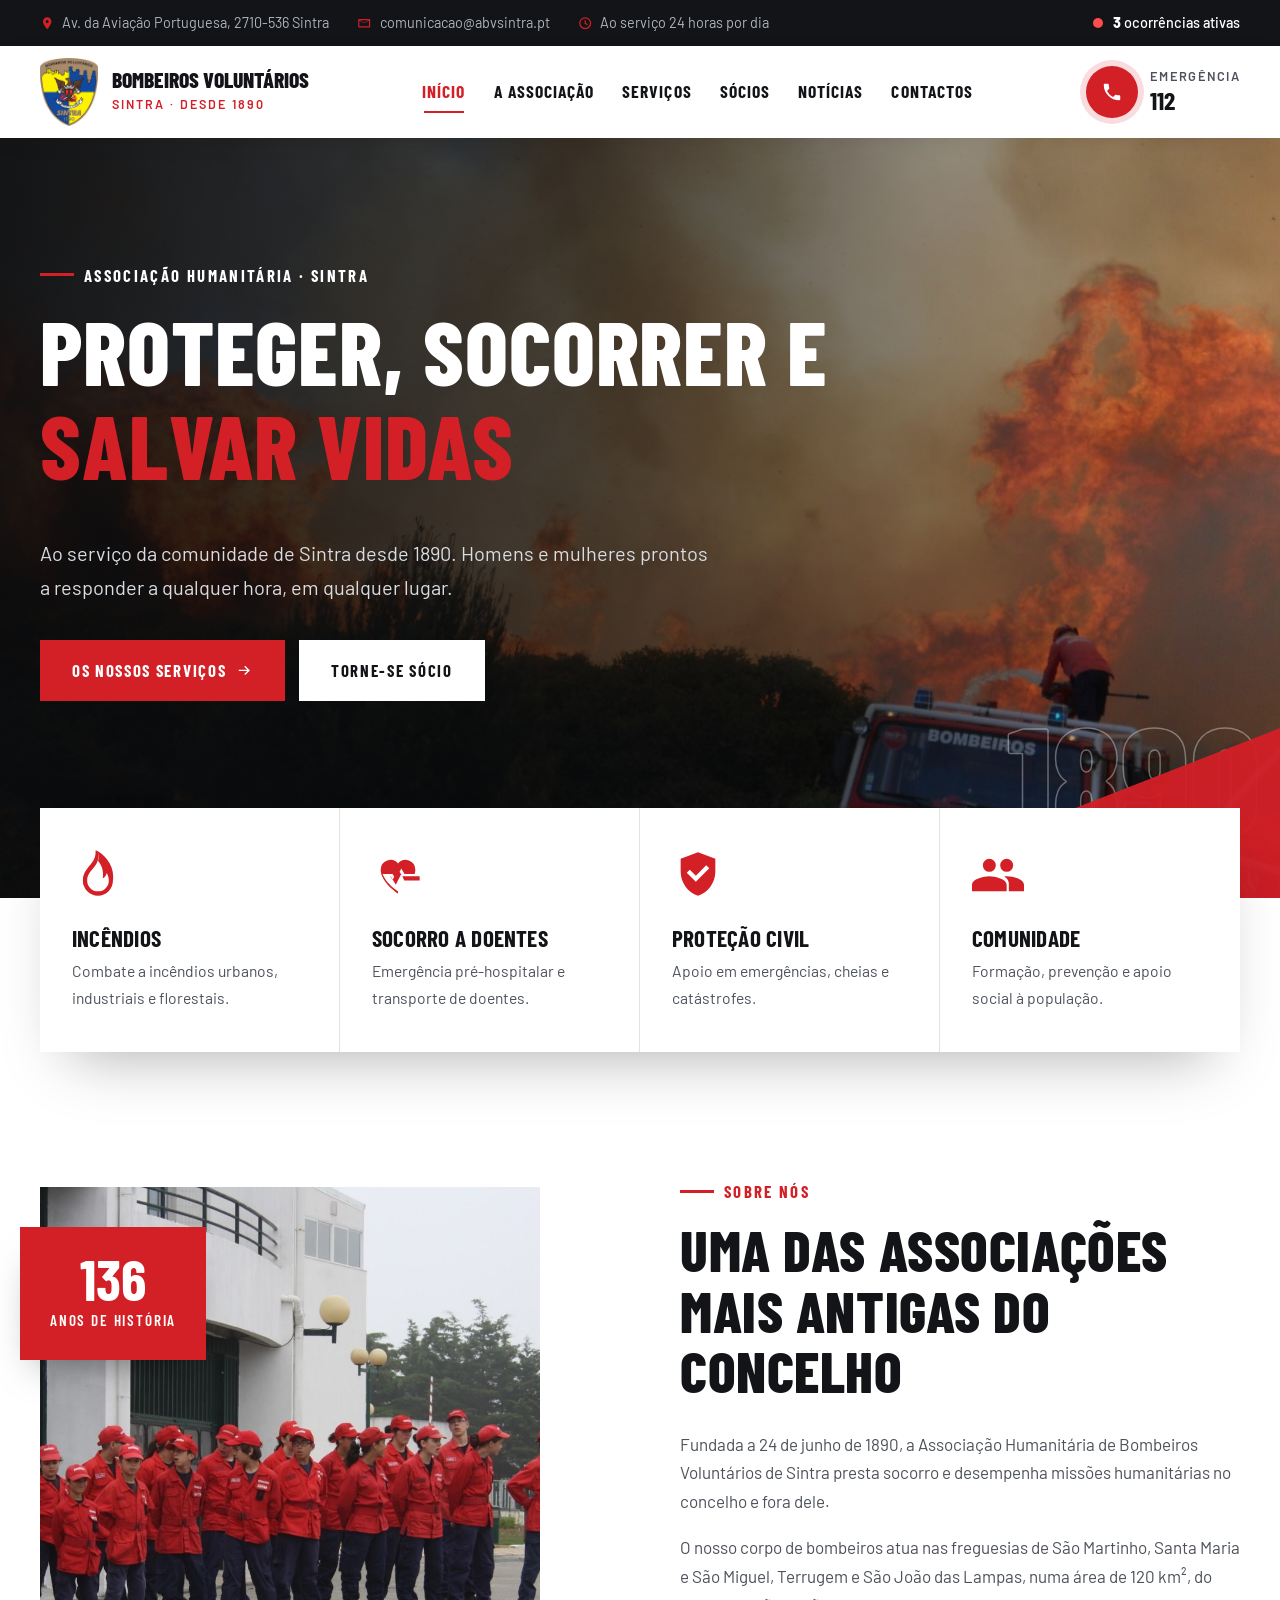
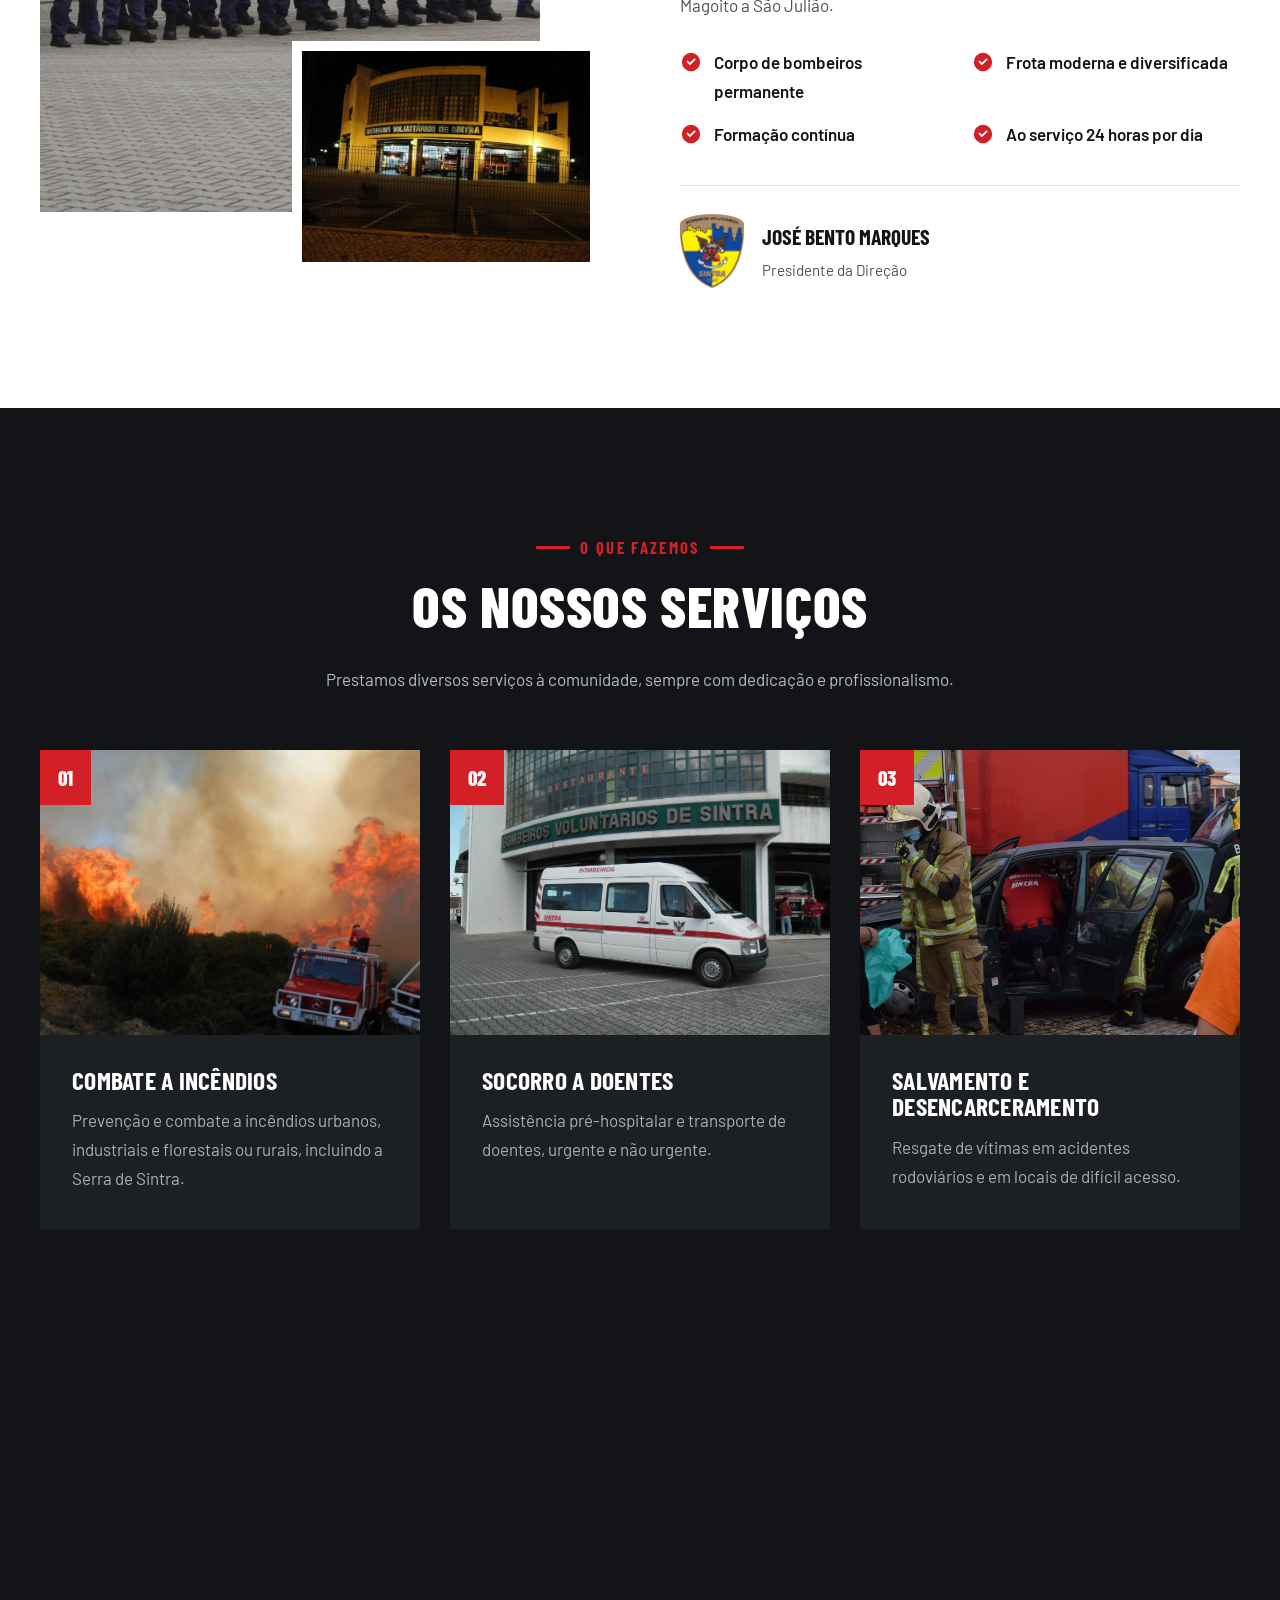
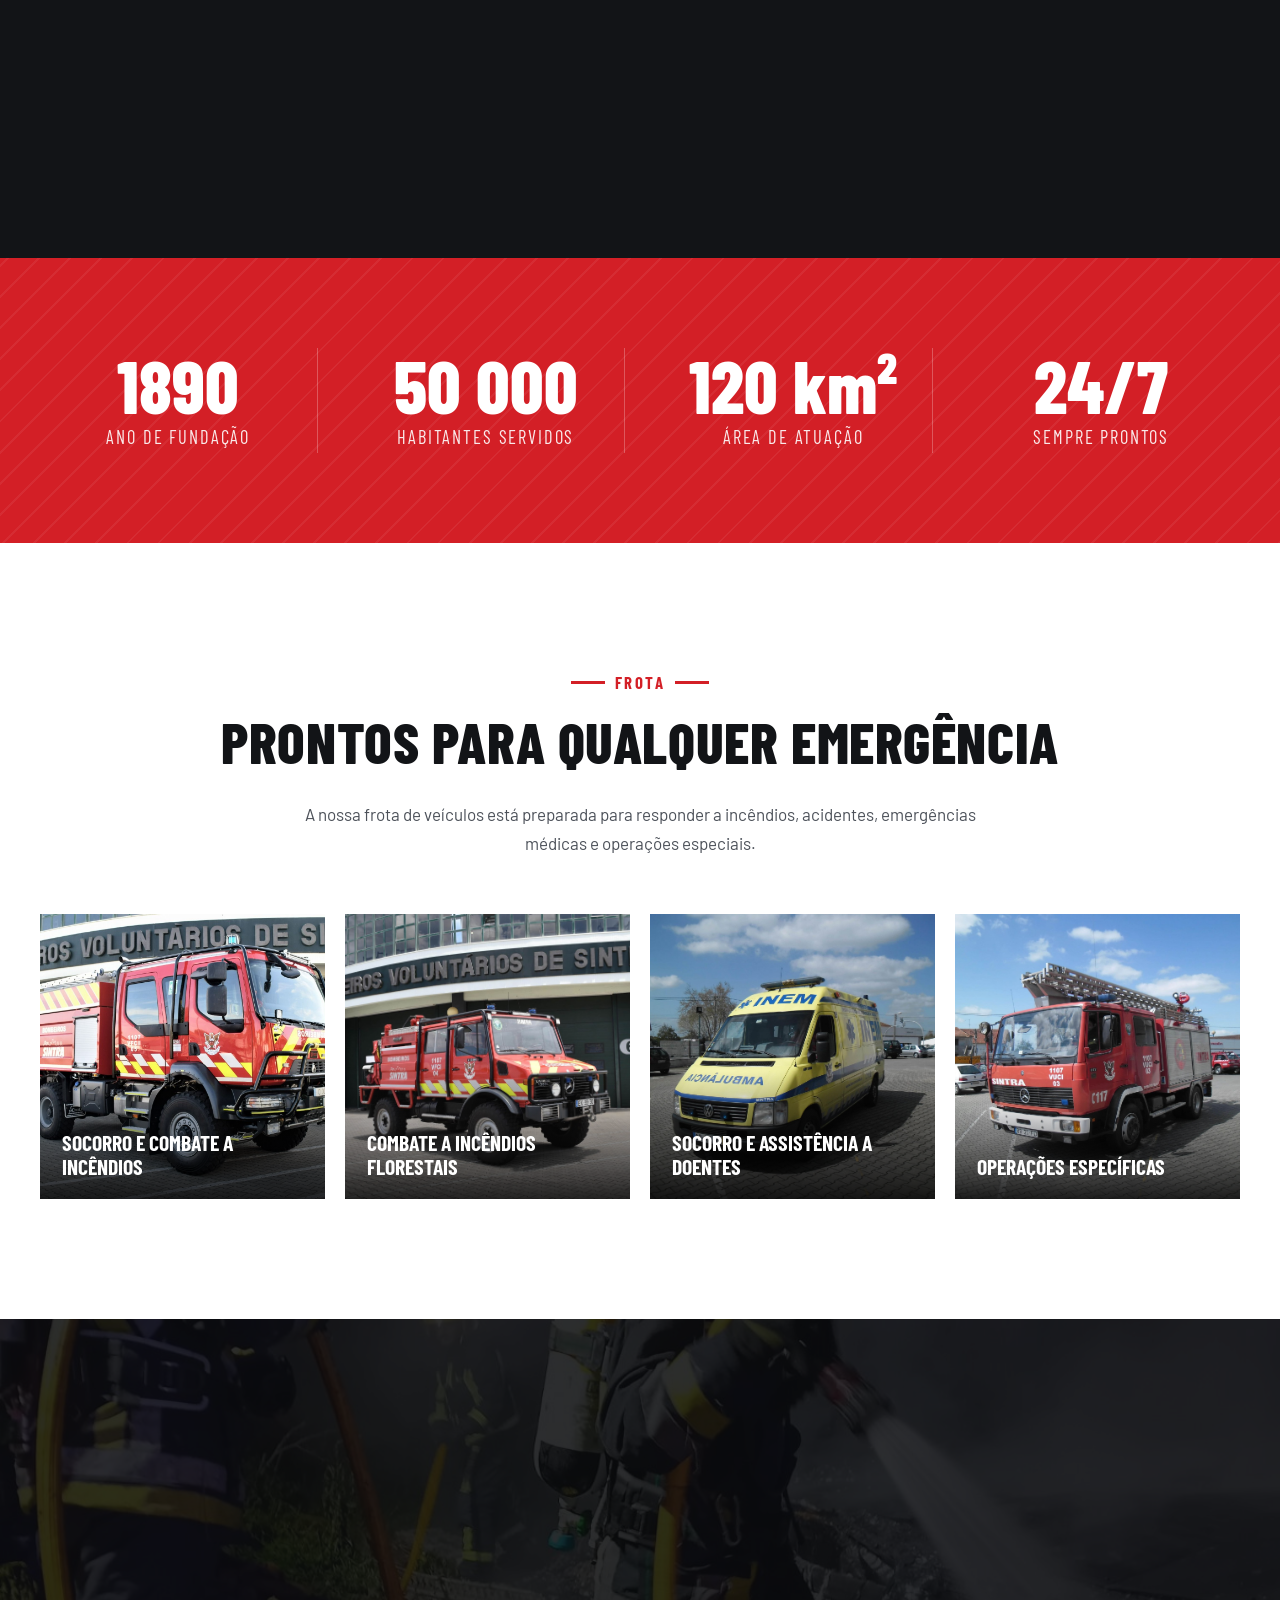
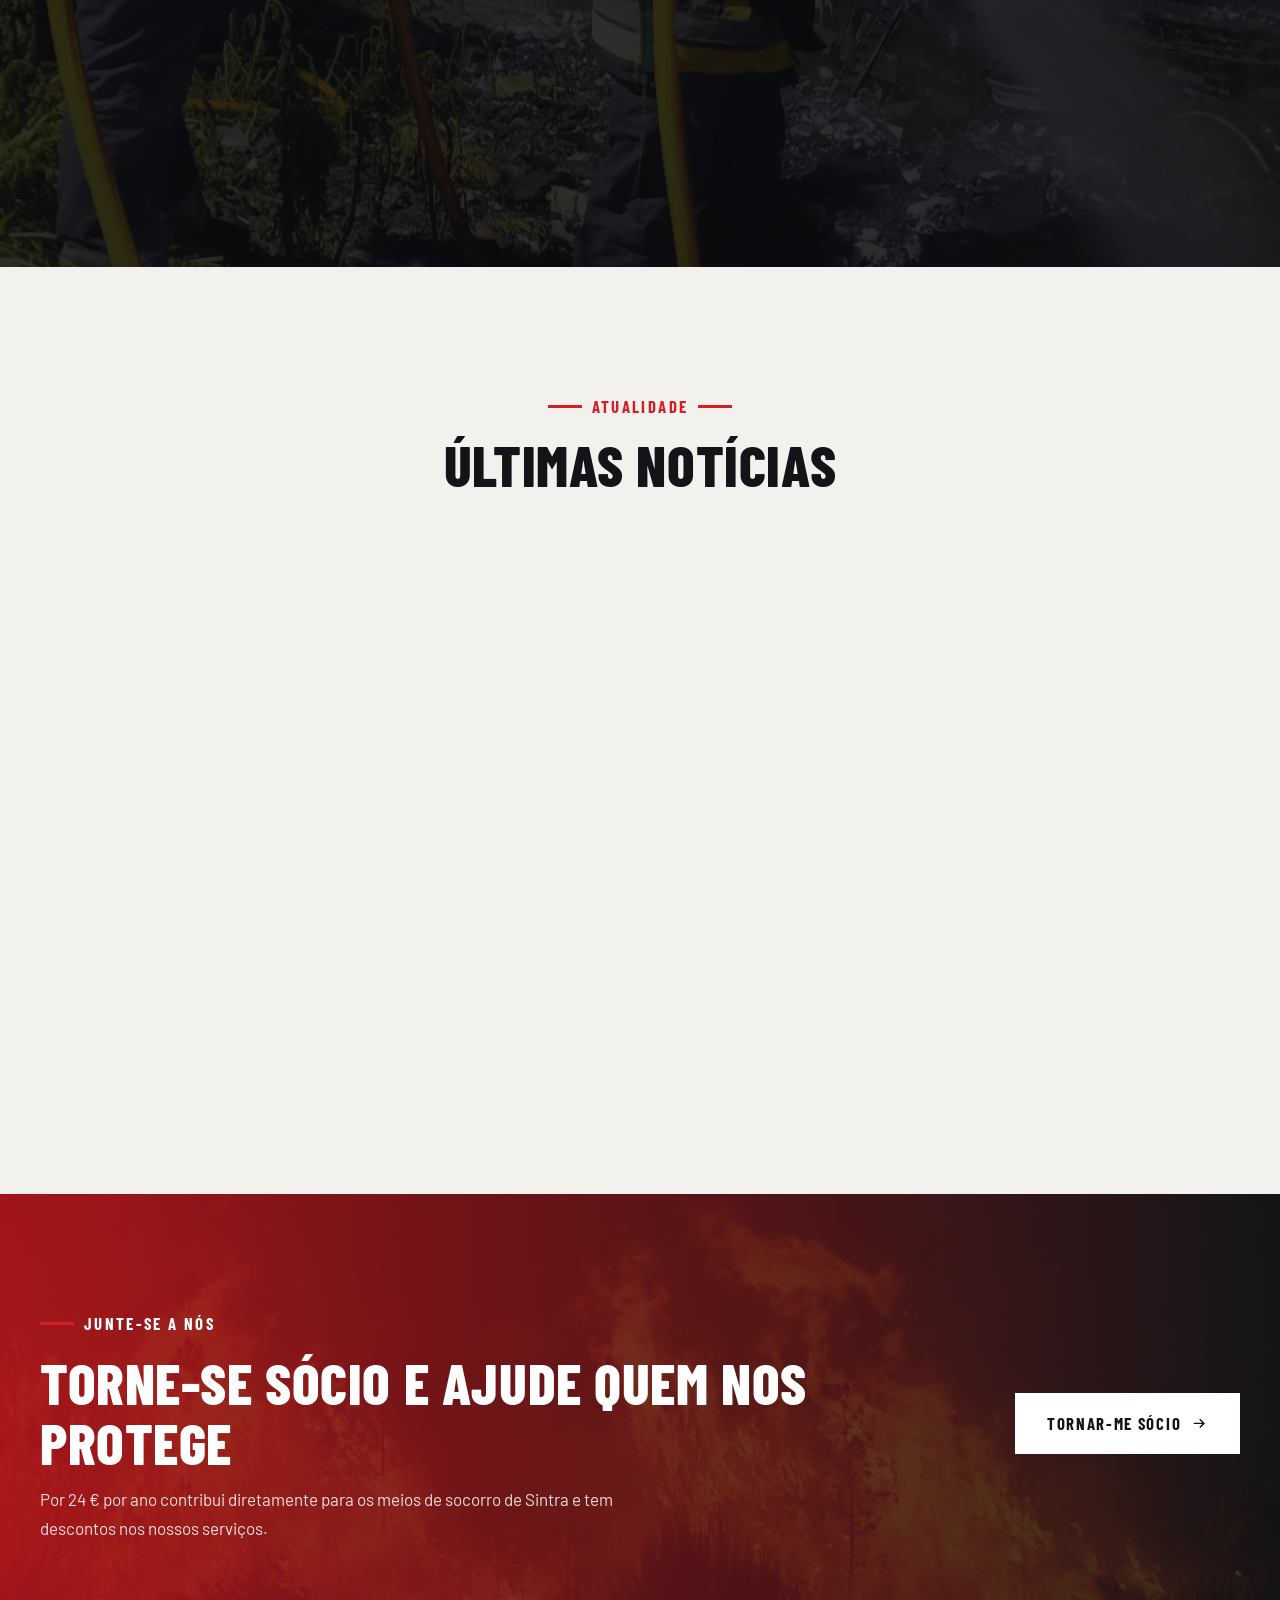
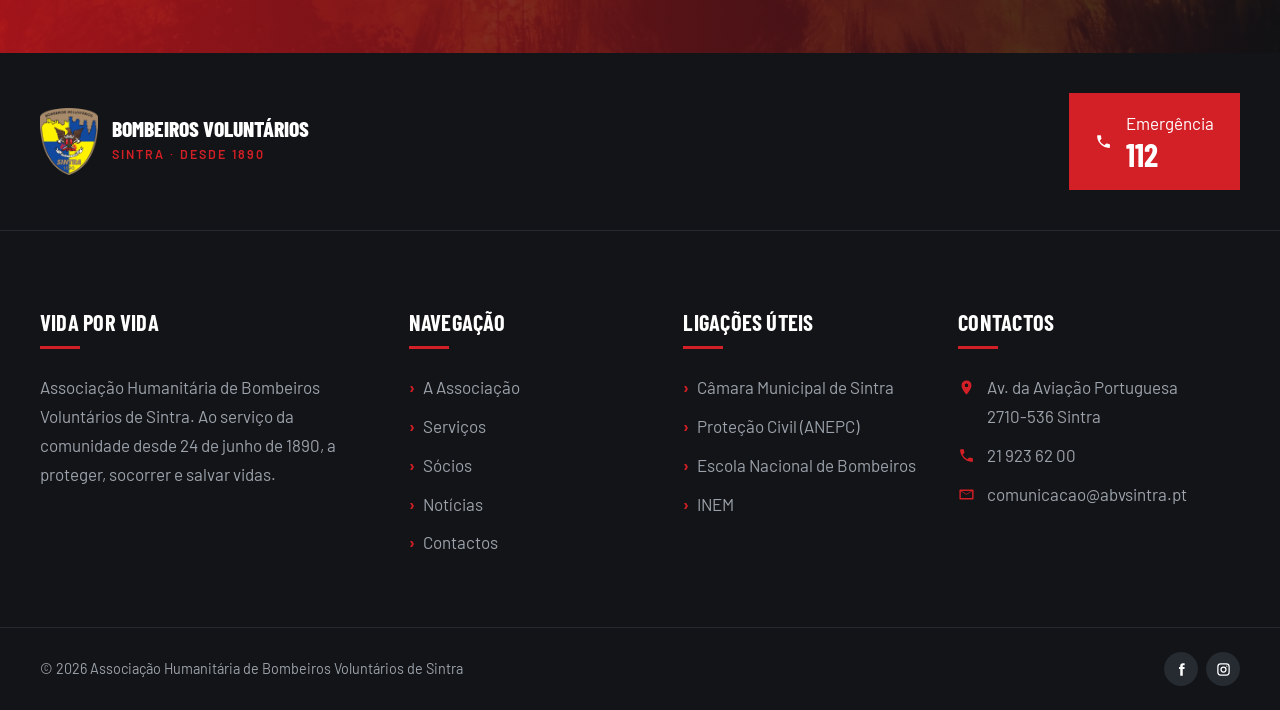
<file: index.html>
<!doctype html>
<html lang="pt-PT">
<head>
  <meta charset="utf-8">
  <meta name="viewport" content="width=device-width, initial-scale=1">
  <title>Bombeiros Voluntários de Sintra | Desde 1890</title>
  <meta name="description" content="Associação Humanitária de Bombeiros Voluntários de Sintra. Ao serviço da comunidade desde 1890: proteger, socorrer e salvar vidas.">
  <meta name="theme-color" content="#d31f26">
  <link rel="icon" href="assets/img/logo-abvsintra.png" type="image/png">
  <link rel="preconnect" href="https://fonts.googleapis.com">
  <link rel="preconnect" href="https://fonts.gstatic.com" crossorigin>
  <link href="https://fonts.googleapis.com/css2?family=Barlow+Condensed:wght@600;700;800&family=Barlow:wght@400;500;600;700&display=swap" rel="stylesheet">
  <link rel="stylesheet" href="assets/css/style.css">
</head>
<body>
  <svg width="0" height="0" style="position:absolute" aria-hidden="true">
    <symbol id="i-phone" viewBox="0 0 24 24"><path d="M6.6 10.8a15.1 15.1 0 0 0 6.6 6.6l2.2-2.2a1 1 0 0 1 1-.25 11.4 11.4 0 0 0 3.6.57 1 1 0 0 1 1 1V20a1 1 0 0 1-1 1A17 17 0 0 1 3 4a1 1 0 0 1 1-1h3.5a1 1 0 0 1 1 1c0 1.25.2 2.45.57 3.57a1 1 0 0 1-.25 1z"/></symbol>
    <symbol id="i-mail" viewBox="0 0 24 24"><path d="M3 5h18a1 1 0 0 1 1 1v12a1 1 0 0 1-1 1H3a1 1 0 0 1-1-1V6a1 1 0 0 1 1-1zm9 7.2L4 7.3V17h16V7.3zM5.2 7l6.8 4.2L18.8 7z"/></symbol>
    <symbol id="i-pin" viewBox="0 0 24 24"><path d="M12 2a7 7 0 0 1 7 7c0 5.2-7 13-7 13S5 14.2 5 9a7 7 0 0 1 7-7zm0 4.5A2.5 2.5 0 1 0 12 11.5 2.5 2.5 0 0 0 12 6.5z"/></symbol>
    <symbol id="i-clock" viewBox="0 0 24 24"><path d="M12 2a10 10 0 1 1 0 20 10 10 0 0 1 0-20zm0 2a8 8 0 1 0 0 16 8 8 0 0 0 0-16zm1 3v4.6l3.5 2.1-1 1.7L11 12.7V7z"/></symbol>
    <symbol id="i-fire" viewBox="0 0 24 24"><path d="M12 2s1 3.2-1.3 6.2C9 10.4 7 12 7 15a5 5 0 0 0 10 0c0-2-1-3.5-1-3.5s-.3 1.8-1.8 2.5c.6-3.3-.7-6.6-2.2-8C12.8 4 12 2 12 2zm0 20a7 7 0 0 1-7-7c0-3.8 2.5-6 4.1-8.1C10.6 5 11 3.3 10.9 1c3.8 1.5 8.1 6.4 8.1 12 0 .7 0 1.4-.1 2A7 7 0 0 1 12 22z"/></symbol>
    <symbol id="i-pulse" viewBox="0 0 24 24"><path d="M12 21s-8-5.2-8-11a4.5 4.5 0 0 1 8-2.8A4.5 4.5 0 0 1 20 10c0 .7-.1 1.4-.3 2H15l-1.5-2.5-2.5 5-1.5-2.5H4.9C6.6 16.6 12 20 12 20zM3 13h5.4l1.1 1.8 2.5-5 2 3.2H22v2h-7.1L13.5 12 11 17l-2.4-4H3z"/></symbol>
    <symbol id="i-shield" viewBox="0 0 24 24"><path d="M12 2l8 3v6c0 5-3.4 9.7-8 11-4.6-1.3-8-6-8-11V5zm-1 13.6l6.2-6.2-1.4-1.4L11 12.8 8.2 10l-1.4 1.4z"/></symbol>
    <symbol id="i-hands" viewBox="0 0 24 24"><path d="M16 11a3 3 0 1 0 0-6 3 3 0 0 0 0 6zm-8 0a3 3 0 1 0 0-6 3 3 0 0 0 0 6zm0 2c-2.7 0-8 1.3-8 4v3h16v-3c0-2.7-5.3-4-8-4zm8 0c-.3 0-.7 0-1.1.1A4.2 4.2 0 0 1 17 17v3h7v-3c0-2.7-5.3-4-8-4z"/></symbol>
    <symbol id="i-check" viewBox="0 0 24 24"><path d="M12 2a10 10 0 1 1 0 20 10 10 0 0 1 0-20zm-1.2 13.6l6.4-6.4-1.4-1.4-5 5-2.4-2.4-1.4 1.4z"/></symbol>
    <symbol id="i-arrow" viewBox="0 0 24 24"><path d="M13.2 5.3l6.7 6.7-6.7 6.7-1.4-1.4 4.3-4.3H4v-2h12.1l-4.3-4.3z"/></symbol>
    <symbol id="i-facebook" viewBox="0 0 24 24"><path d="M14 8V6.2c0-.8.2-1.2 1.4-1.2H17V2h-2.6C11.3 2 10 3.5 10 6v2H8v3h2v11h4V11h2.7l.3-3z"/></symbol>
    <symbol id="i-ambulance" viewBox="0 0 24 24"><path d="M1 6h13v3h4l4 4.5V18h-2a2.5 2.5 0 0 1-5 0H9a2.5 2.5 0 0 1-5 0H1zm13 5v3h6l-2.6-3zM6.5 19.2a1.2 1.2 0 1 0 0-2.4 1.2 1.2 0 0 0 0 2.4zm10 0a1.2 1.2 0 1 0 0-2.4 1.2 1.2 0 0 0 0 2.4zM6.5 8v2h-2v2h2v2h2v-2h2v-2h-2V8z"/></symbol>
    <symbol id="i-heart" viewBox="0 0 24 24"><path d="M12 21s-8.5-5.3-8.5-11.3A4.7 4.7 0 0 1 12 6.9a4.7 4.7 0 0 1 8.5 2.8C20.5 15.7 12 21 12 21zm-1-11v2.5H8.5v2H11V17h2v-2.5h2.5v-2H13V10z"/></symbol>
    <symbol id="i-instagram" viewBox="0 0 24 24"><path d="M7.5 2h9A5.5 5.5 0 0 1 22 7.5v9a5.5 5.5 0 0 1-5.5 5.5h-9A5.5 5.5 0 0 1 2 16.5v-9A5.5 5.5 0 0 1 7.5 2zm0 2A3.5 3.5 0 0 0 4 7.5v9A3.5 3.5 0 0 0 7.5 20h9a3.5 3.5 0 0 0 3.5-3.5v-9A3.5 3.5 0 0 0 16.5 4zM12 7a5 5 0 1 1 0 10 5 5 0 0 1 0-10zm0 2a3 3 0 1 0 0 6 3 3 0 0 0 0-6zm5.3-3.3a1 1 0 1 1 0 2 1 1 0 0 1 0-2z"/></symbol>
  </svg>

  <a class="skip-link" href="#conteudo">Saltar para o conteúdo</a>

  <div class="topbar">
    <div class="container">
      <ul class="info">
        <li><svg class="icon" aria-hidden="true"><use href="#i-pin"/></svg>Av. da Aviação Portuguesa, 2710-536 Sintra</li>
        <li class="hide-sm"><svg class="icon" aria-hidden="true"><use href="#i-mail"/></svg><a href="mailto:comunicacao@abvsintra.pt">comunicacao@abvsintra.pt</a></li>
        <li class="hide-sm"><svg class="icon" aria-hidden="true"><use href="#i-clock"/></svg>Ao serviço 24 horas por dia</li>
      </ul>
      <a class="live-occ" href="ocorrencias.html">
        <span class="live-dot" aria-hidden="true"></span>
        <span><strong data-occ-count>3</strong> <span data-occ-label>ocorrências ativas</span></span>
      </a>
    </div>
  </div>

  <header class="site-header">
    <div class="container">
      <a class="brand" href="index.html">
        <img src="assets/img/logo-abvsintra.png" alt="Emblema dos Bombeiros Voluntários de Sintra" width="58" height="67">
        <span><strong>Bombeiros Voluntários</strong><small>Sintra · desde 1890</small></span>
      </a>
      <nav class="nav" id="menu" aria-label="Menu principal">
        <ul>
          <li><a href="index.html" aria-current="page">Início</a></li>
          <li><a href="sobre.html">A Associação</a></li>
          <li><a href="servicos.html">Serviços</a></li>
          <li><a href="socios.html">Sócios</a></li>
          <li><a href="noticias.html">Notícias</a></li>
          <li><a href="contactos.html">Contactos</a></li>
        </ul>
      </nav>
      <a class="header-call" href="tel:112">
        <span class="ring"><svg class="icon" aria-hidden="true"><use href="#i-phone"/></svg></span>
        <span><small>Emergência</small><strong>112</strong></span>
      </a>
      <button class="nav-toggle" aria-expanded="false" aria-controls="menu" aria-label="Abrir menu">
        <span></span><span></span><span></span>
      </button>
    </div>
  </header>

  <main id="conteudo">

    <section class="hero" style="background-image:url('assets/img/fotos/incendio-florestal.jpg')">
      <div class="container">
        <div class="tagline" style="color:#fff">Associação Humanitária · Sintra</div>
        <h1>Proteger, socorrer e <span>salvar vidas</span></h1>
        <p class="lead">Ao serviço da comunidade de Sintra desde 1890. Homens e mulheres prontos a responder a qualquer hora, em qualquer lugar.</p>
        <div class="actions">
          <a class="btn btn-red" href="servicos.html">Os nossos serviços <svg class="icon" aria-hidden="true"><use href="#i-arrow"/></svg></a>
          <a class="btn btn-white" href="socios.html">Torne-se sócio</a>
        </div>
      </div>
      <div class="since" aria-hidden="true">1890</div>
    </section>

    <section class="features">
      <div class="container">
        <div class="features-grid">
          <div class="feature"><svg class="icon" aria-hidden="true"><use href="#i-fire"/></svg><h3>Incêndios</h3><p>Combate a incêndios urbanos, industriais e florestais.</p></div>
          <div class="feature"><svg class="icon" aria-hidden="true"><use href="#i-pulse"/></svg><h3>Socorro a doentes</h3><p>Emergência pré-hospitalar e transporte de doentes.</p></div>
          <div class="feature"><svg class="icon" aria-hidden="true"><use href="#i-shield"/></svg><h3>Proteção civil</h3><p>Apoio em emergências, cheias e catástrofes.</p></div>
          <div class="feature"><svg class="icon" aria-hidden="true"><use href="#i-hands"/></svg><h3>Comunidade</h3><p>Formação, prevenção e apoio social à população.</p></div>
        </div>
      </div>
    </section>

    <section class="section">
      <div class="container about-grid">
        <div class="about-media reveal">
          <img class="main" src="assets/img/fotos/formatura-quartel.jpg" alt="Bombeiros em formatura em frente ao quartel de Sintra">
          <img class="small" src="assets/img/fotos/quartel-noite.jpg" alt="Quartel dos Bombeiros Voluntários de Sintra à noite">
          <div class="badge"><strong>136</strong><span>Anos de história</span></div>
        </div>
        <div class="reveal">
          <div class="tagline">Sobre nós</div>
          <h2>Uma das associações mais antigas do concelho</h2>
          <p>Fundada a 24 de junho de 1890, a Associação Humanitária de Bombeiros Voluntários de Sintra presta socorro e desempenha missões humanitárias no concelho e fora dele.</p>
          <p>O nosso corpo de bombeiros atua nas freguesias de São Martinho, Santa Maria e São Miguel, Terrugem e São João das Lampas, numa área de 120 km², do Magoito a São Julião.</p>
          <ul class="checklist">
            <li><svg class="icon" aria-hidden="true"><use href="#i-check"/></svg>Corpo de bombeiros permanente</li>
            <li><svg class="icon" aria-hidden="true"><use href="#i-check"/></svg>Frota moderna e diversificada</li>
            <li><svg class="icon" aria-hidden="true"><use href="#i-check"/></svg>Formação contínua</li>
            <li><svg class="icon" aria-hidden="true"><use href="#i-check"/></svg>Ao serviço 24 horas por dia</li>
          </ul>
          <div class="signature">
            <img src="assets/img/logo-abvsintra.png" alt="">
            <div><strong>José Bento Marques</strong><span>Presidente da Direção</span></div>
          </div>
        </div>
      </div>
    </section>

    <section class="section section-dark on-dark">
      <div class="container">
        <div class="section-title center">
          <div class="tagline center">O que fazemos</div>
          <h2>Os nossos serviços</h2>
          <p>Prestamos diversos serviços à comunidade, sempre com dedicação e profissionalismo.</p>
        </div>
        <div class="services-grid">
          <article class="service-card reveal">
            <div class="img"><img src="assets/img/fotos/incendio-florestal.jpg" alt="Combate a incêndios" loading="lazy"><span class="num">01</span></div>
            <div class="body"><h3>Combate a incêndios</h3><p>Prevenção e combate a incêndios urbanos, industriais e florestais ou rurais, incluindo a Serra de Sintra.</p></div>
          </article>
          <article class="service-card reveal">
            <div class="img"><img src="assets/img/fotos/ambulancia.jpg" alt="Socorro a doentes" loading="lazy"><span class="num">02</span></div>
            <div class="body"><h3>Socorro a doentes</h3><p>Assistência pré-hospitalar e transporte de doentes, urgente e não urgente.</p></div>
          </article>
          <article class="service-card reveal">
            <div class="img"><img src="assets/img/fotos/desencarceramento.jpg" alt="Salvamento e desencarceramento" loading="lazy"><span class="num">03</span></div>
            <div class="body"><h3>Salvamento e desencarceramento</h3><p>Resgate de vítimas em acidentes rodoviários e em locais de difícil acesso.</p></div>
          </article>
          <article class="service-card reveal">
            <div class="img"><img src="assets/img/fotos/protecao-civil-tenda.jpg" alt="Proteção civil" loading="lazy"><span class="num">04</span></div>
            <div class="body"><h3>Proteção civil</h3><p>Apoio à população em situações de emergência, cheias, tempestades e catástrofes.</p></div>
          </article>
          <article class="service-card reveal">
            <div class="img"><img src="assets/img/fotos/salvamento-grande-angulo.jpg" alt="Salvamento em grande ângulo" loading="lazy"><span class="num">05</span></div>
            <div class="body"><h3>Salvamento em grande ângulo</h3><p>Equipas treinadas para resgates em escarpas, falésias e zonas de serra.</p></div>
          </article>
          <article class="service-card reveal">
            <div class="img"><img src="assets/img/fotos/formacao-sbv.jpg" alt="Apoio à comunidade" loading="lazy"><span class="num">06</span></div>
            <div class="body"><h3>Apoio à comunidade</h3><p>Serviços de apoio social e comunitário, prevenções e ações de formação.</p></div>
          </article>
        </div>
      </div>
    </section>

    <section class="counters" aria-label="A associação em números">
      <div class="container counters-grid">
        <div class="counter"><strong>1890</strong><span>Ano de fundação</span></div>
        <div class="counter"><strong>50 000</strong><span>Habitantes servidos</span></div>
        <div class="counter"><strong>120 km²</strong><span>Área de atuação</span></div>
        <div class="counter"><strong>24/7</strong><span>Sempre prontos</span></div>
      </div>
    </section>

    <section class="section">
      <div class="container">
        <div class="section-title center">
          <div class="tagline center">Frota</div>
          <h2>Prontos para qualquer emergência</h2>
          <p>A nossa frota de veículos está preparada para responder a incêndios, acidentes, emergências médicas e operações especiais.</p>
        </div>
        <div class="fleet-grid">
          <div class="fleet-item reveal">
            <img src="assets/img/fotos/veiculo-urbano.jpg" alt="Socorro e combate a incêndios" loading="lazy">
            <div class="label">Socorro e combate a incêndios</div>
          </div>
          <div class="fleet-item reveal">
            <img src="assets/img/fotos/veiculo-florestal.jpg" alt="Combate a incêndios florestais" loading="lazy">
            <div class="label">Combate a incêndios florestais</div>
          </div>
          <div class="fleet-item reveal">
            <img src="assets/img/fotos/ambulancia-inem.jpg" alt="Socorro e assistência a doentes" loading="lazy">
            <div class="label">Socorro e assistência a doentes</div>
          </div>
          <div class="fleet-item reveal">
            <img src="assets/img/fotos/autoescada.jpg" alt="Operações específicas" loading="lazy">
            <div class="label">Operações específicas</div>
          </div>
        </div>
      </div>
    </section>

    <section class="section quote-section" style="background-image:url('assets/img/fotos/combate-noite.jpg')">
      <div class="container">
        <div class="quote-box reveal">
          <span class="mark" aria-hidden="true">“</span>
          <blockquote>Quero acentuar o profissionalismo, o altruísmo e o espírito de missão com que pode contar de todos os homens e mulheres deste Corpo de Bombeiros que tenho o privilégio de liderar. Conte connosco.</blockquote>
          <cite><strong>Ricardo Miguel Silvestre</strong><span>Comandante</span></cite>
        </div>
      </div>
    </section>

    <section class="section section-gray">
      <div class="container">
        <div class="section-title center">
          <div class="tagline center">Atualidade</div>
          <h2>Últimas notícias</h2>
        </div>
        <div class="news-grid">
          <a class="news-card reveal" href="noticias.html">
            <div class="img"><img src="assets/img/fotos/combate-serra.jpg" alt="" loading="lazy"><div class="date"><strong>12</strong><span>Set</span></div></div>
            <div class="body">
              <div class="cat">Ocorrências</div>
              <h3>Balanço da época de incêndios na Serra de Sintra</h3>
              <p><span class="placeholder-tag">Provisório</span> Resumo de exemplo. As notícias reais são publicadas no Facebook da associação.</p>
              <span class="more">Ler mais <svg class="icon" aria-hidden="true"><use href="#i-arrow"/></svg></span>
            </div>
          </a>
          <a class="news-card reveal" href="noticias.html">
            <div class="img"><img src="assets/img/fotos/cadetes.jpg" alt="" loading="lazy"><div class="date"><strong>28</strong><span>Ago</span></div></div>
            <div class="body">
              <div class="cat">Escola de Infantes e Cadetes</div>
              <h3>Novos cadetes iniciam a formação no quartel</h3>
              <p><span class="placeholder-tag">Provisório</span> Resumo de exemplo. As notícias reais são publicadas no Facebook da associação.</p>
              <span class="more">Ler mais <svg class="icon" aria-hidden="true"><use href="#i-arrow"/></svg></span>
            </div>
          </a>
          <a class="news-card reveal" href="noticias.html">
            <div class="img"><img src="assets/img/fotos/fanfarra.jpg" alt="" loading="lazy"><div class="date"><strong>15</strong><span>Ago</span></div></div>
            <div class="body">
              <div class="cat">Fanfarra</div>
              <h3>Fanfarra atua nas festas do concelho</h3>
              <p><span class="placeholder-tag">Provisório</span> Resumo de exemplo. As notícias reais são publicadas no Facebook da associação.</p>
              <span class="more">Ler mais <svg class="icon" aria-hidden="true"><use href="#i-arrow"/></svg></span>
            </div>
          </a>
        </div>
      </div>
    </section>

    <section class="cta-band" style="background-image:url('assets/img/fotos/chamas.jpg')">
      <div class="container">
        <div>
          <div class="tagline" style="color:#fff">Junte-se a nós</div>
          <h2>Torne-se sócio e ajude quem nos protege</h2>
          <p>Por 24 € por ano contribui diretamente para os meios de socorro de Sintra e tem descontos nos nossos serviços.</p>
        </div>
        <a class="btn btn-white" href="socios.html">Tornar-me sócio <svg class="icon" aria-hidden="true"><use href="#i-arrow"/></svg></a>
      </div>
    </section>

  </main>

  <footer class="site-footer">
    <div class="footer-top">
      <div class="container">
        <a class="brand" href="index.html">
          <img src="assets/img/logo-abvsintra.png" alt="" width="58" height="67">
          <span><strong>Bombeiros Voluntários</strong><small>Sintra · desde 1890</small></span>
        </a>
        <a class="footer-emergency" href="tel:112"><svg class="icon" aria-hidden="true"><use href="#i-phone"/></svg><span>Emergência<br><strong>112</strong></span></a>
      </div>
    </div>
    <div class="footer-main">
      <div class="container footer-grid">
        <div>
          <h4>Vida por vida</h4>
          <p>Associação Humanitária de Bombeiros Voluntários de Sintra. Ao serviço da comunidade desde 24 de junho de 1890, a proteger, socorrer e salvar vidas.</p>
        </div>
        <div>
          <h4>Navegação</h4>
          <ul class="footer-links">
            <li><a href="sobre.html">A Associação</a></li>
            <li><a href="servicos.html">Serviços</a></li>
            <li><a href="socios.html">Sócios</a></li>
            <li><a href="noticias.html">Notícias</a></li>
            <li><a href="contactos.html">Contactos</a></li>
          </ul>
        </div>
        <div>
          <h4>Ligações úteis</h4>
          <ul class="footer-links">
            <li><a href="https://www.cm-sintra.pt/" target="_blank" rel="noopener">Câmara Municipal de Sintra</a></li>
            <li><a href="https://www.prociv.gov.pt/" target="_blank" rel="noopener">Proteção Civil (ANEPC)</a></li>
            <li><a href="https://www.enb.pt/" target="_blank" rel="noopener">Escola Nacional de Bombeiros</a></li>
            <li><a href="https://www.inem.pt/" target="_blank" rel="noopener">INEM</a></li>
          </ul>
        </div>
        <div>
          <h4>Contactos</h4>
          <ul class="footer-contact">
            <li><svg class="icon" aria-hidden="true"><use href="#i-pin"/></svg><span>Av. da Aviação Portuguesa<br>2710-536 Sintra</span></li>
            <li><svg class="icon" aria-hidden="true"><use href="#i-phone"/></svg><a href="tel:+351219236200">21 923 62 00</a></li>
            <li><svg class="icon" aria-hidden="true"><use href="#i-mail"/></svg><a href="mailto:comunicacao@abvsintra.pt">comunicacao@abvsintra.pt</a></li>
          </ul>
        </div>
      </div>
    </div>
    <div class="footer-bottom">
      <div class="container">
        <span>© <span data-year>2026</span> Associação Humanitária de Bombeiros Voluntários de Sintra</span>
        <ul class="footer-social">
          <li><a href="https://www.facebook.com/bombeirossintra/" aria-label="Facebook" target="_blank" rel="noopener"><svg class="icon" aria-hidden="true"><use href="#i-facebook"/></svg></a></li>
          <li><a href="https://www.instagram.com/bombeirossintra/" aria-label="Instagram" target="_blank" rel="noopener"><svg class="icon" aria-hidden="true"><use href="#i-instagram"/></svg></a></li>
        </ul>
      </div>
    </div>
  </footer>

  <script src="assets/js/main.js"></script>
</body>
</html>
</file>
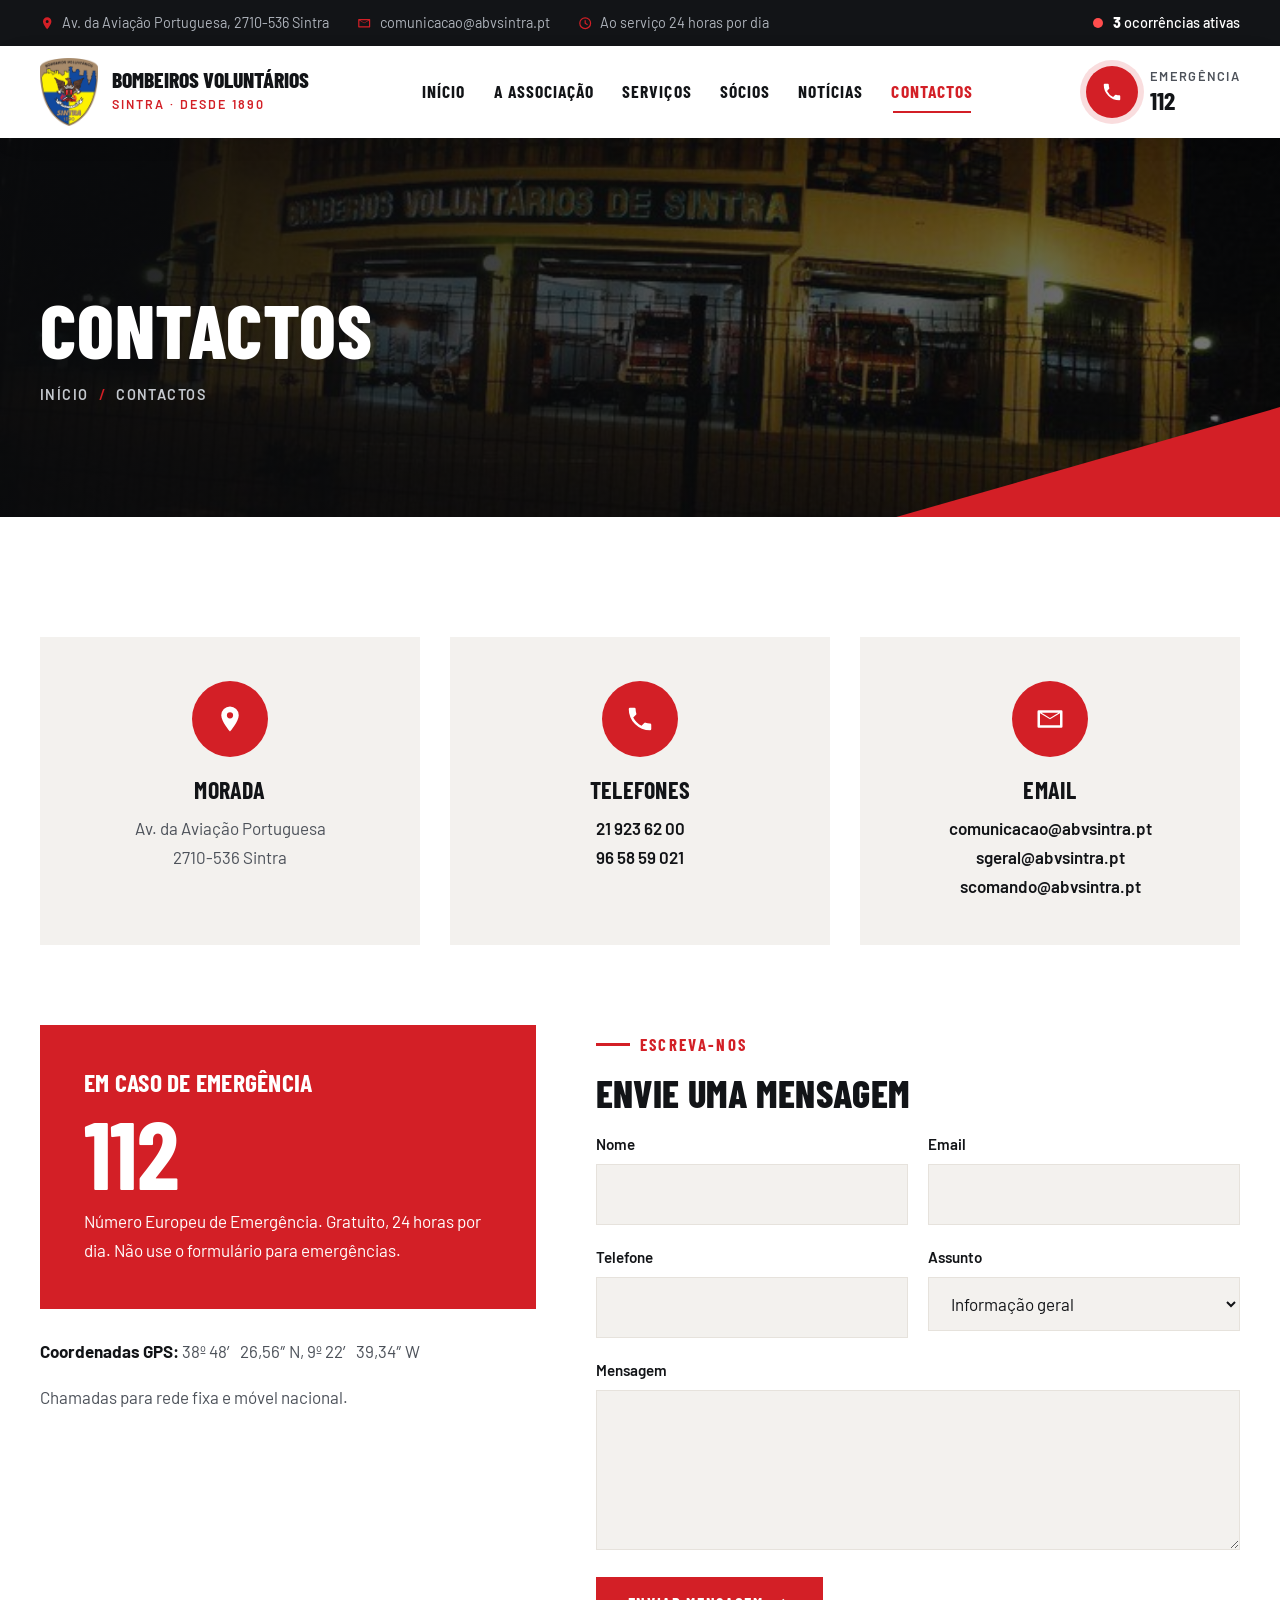
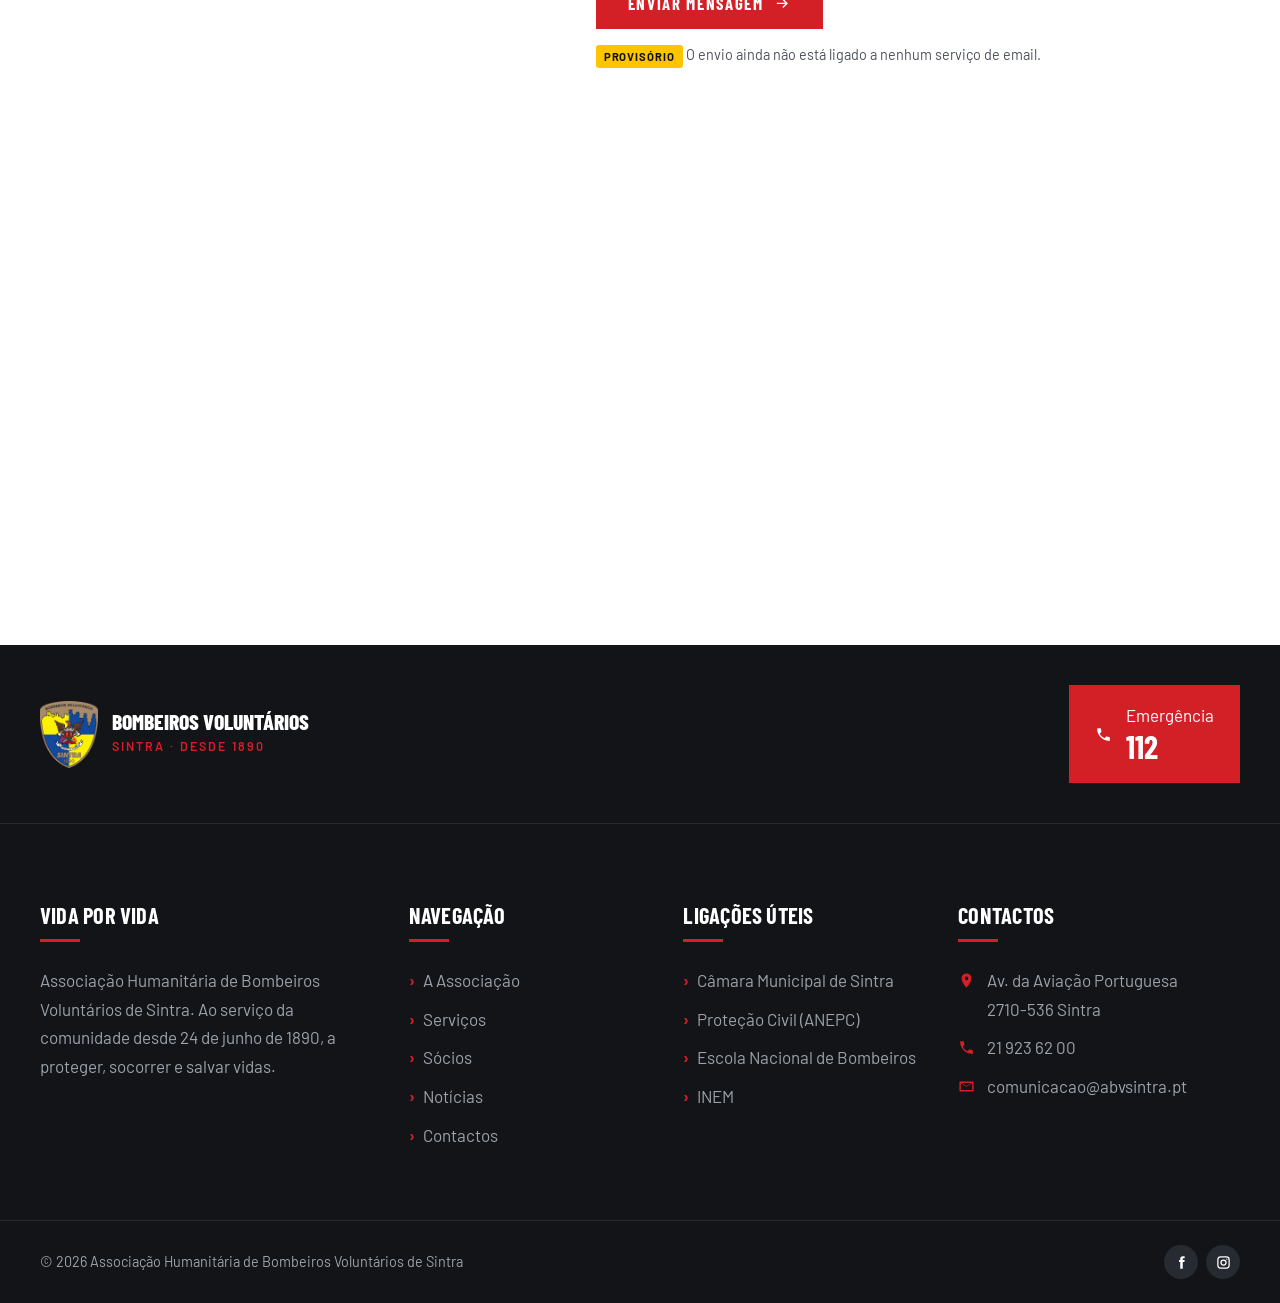
<file: contactos.html>
<!doctype html>
<html lang="pt-PT">
<head>
  <meta charset="utf-8">
  <meta name="viewport" content="width=device-width, initial-scale=1">
  <title>Contactos | Bombeiros Voluntários de Sintra</title>
  <meta name="description" content="Morada, telefones e emails da Associação Humanitária de Bombeiros Voluntários de Sintra.">
  <meta name="theme-color" content="#d31f26">
  <link rel="icon" href="assets/img/logo-abvsintra.png" type="image/png">
  <link rel="preconnect" href="https://fonts.googleapis.com">
  <link rel="preconnect" href="https://fonts.gstatic.com" crossorigin>
  <link href="https://fonts.googleapis.com/css2?family=Barlow+Condensed:wght@600;700;800&family=Barlow:wght@400;500;600;700&display=swap" rel="stylesheet">
  <link rel="stylesheet" href="assets/css/style.css">
</head>
<body>
  <svg width="0" height="0" style="position:absolute" aria-hidden="true">
    <symbol id="i-phone" viewBox="0 0 24 24"><path d="M6.6 10.8a15.1 15.1 0 0 0 6.6 6.6l2.2-2.2a1 1 0 0 1 1-.25 11.4 11.4 0 0 0 3.6.57 1 1 0 0 1 1 1V20a1 1 0 0 1-1 1A17 17 0 0 1 3 4a1 1 0 0 1 1-1h3.5a1 1 0 0 1 1 1c0 1.25.2 2.45.57 3.57a1 1 0 0 1-.25 1z"/></symbol>
    <symbol id="i-mail" viewBox="0 0 24 24"><path d="M3 5h18a1 1 0 0 1 1 1v12a1 1 0 0 1-1 1H3a1 1 0 0 1-1-1V6a1 1 0 0 1 1-1zm9 7.2L4 7.3V17h16V7.3zM5.2 7l6.8 4.2L18.8 7z"/></symbol>
    <symbol id="i-pin" viewBox="0 0 24 24"><path d="M12 2a7 7 0 0 1 7 7c0 5.2-7 13-7 13S5 14.2 5 9a7 7 0 0 1 7-7zm0 4.5A2.5 2.5 0 1 0 12 11.5 2.5 2.5 0 0 0 12 6.5z"/></symbol>
    <symbol id="i-clock" viewBox="0 0 24 24"><path d="M12 2a10 10 0 1 1 0 20 10 10 0 0 1 0-20zm0 2a8 8 0 1 0 0 16 8 8 0 0 0 0-16zm1 3v4.6l3.5 2.1-1 1.7L11 12.7V7z"/></symbol>
    <symbol id="i-fire" viewBox="0 0 24 24"><path d="M12 2s1 3.2-1.3 6.2C9 10.4 7 12 7 15a5 5 0 0 0 10 0c0-2-1-3.5-1-3.5s-.3 1.8-1.8 2.5c.6-3.3-.7-6.6-2.2-8C12.8 4 12 2 12 2zm0 20a7 7 0 0 1-7-7c0-3.8 2.5-6 4.1-8.1C10.6 5 11 3.3 10.9 1c3.8 1.5 8.1 6.4 8.1 12 0 .7 0 1.4-.1 2A7 7 0 0 1 12 22z"/></symbol>
    <symbol id="i-pulse" viewBox="0 0 24 24"><path d="M12 21s-8-5.2-8-11a4.5 4.5 0 0 1 8-2.8A4.5 4.5 0 0 1 20 10c0 .7-.1 1.4-.3 2H15l-1.5-2.5-2.5 5-1.5-2.5H4.9C6.6 16.6 12 20 12 20zM3 13h5.4l1.1 1.8 2.5-5 2 3.2H22v2h-7.1L13.5 12 11 17l-2.4-4H3z"/></symbol>
    <symbol id="i-shield" viewBox="0 0 24 24"><path d="M12 2l8 3v6c0 5-3.4 9.7-8 11-4.6-1.3-8-6-8-11V5zm-1 13.6l6.2-6.2-1.4-1.4L11 12.8 8.2 10l-1.4 1.4z"/></symbol>
    <symbol id="i-hands" viewBox="0 0 24 24"><path d="M16 11a3 3 0 1 0 0-6 3 3 0 0 0 0 6zm-8 0a3 3 0 1 0 0-6 3 3 0 0 0 0 6zm0 2c-2.7 0-8 1.3-8 4v3h16v-3c0-2.7-5.3-4-8-4zm8 0c-.3 0-.7 0-1.1.1A4.2 4.2 0 0 1 17 17v3h7v-3c0-2.7-5.3-4-8-4z"/></symbol>
    <symbol id="i-check" viewBox="0 0 24 24"><path d="M12 2a10 10 0 1 1 0 20 10 10 0 0 1 0-20zm-1.2 13.6l6.4-6.4-1.4-1.4-5 5-2.4-2.4-1.4 1.4z"/></symbol>
    <symbol id="i-arrow" viewBox="0 0 24 24"><path d="M13.2 5.3l6.7 6.7-6.7 6.7-1.4-1.4 4.3-4.3H4v-2h12.1l-4.3-4.3z"/></symbol>
    <symbol id="i-facebook" viewBox="0 0 24 24"><path d="M14 8V6.2c0-.8.2-1.2 1.4-1.2H17V2h-2.6C11.3 2 10 3.5 10 6v2H8v3h2v11h4V11h2.7l.3-3z"/></symbol>
    <symbol id="i-ambulance" viewBox="0 0 24 24"><path d="M1 6h13v3h4l4 4.5V18h-2a2.5 2.5 0 0 1-5 0H9a2.5 2.5 0 0 1-5 0H1zm13 5v3h6l-2.6-3zM6.5 19.2a1.2 1.2 0 1 0 0-2.4 1.2 1.2 0 0 0 0 2.4zm10 0a1.2 1.2 0 1 0 0-2.4 1.2 1.2 0 0 0 0 2.4zM6.5 8v2h-2v2h2v2h2v-2h2v-2h-2V8z"/></symbol>
    <symbol id="i-heart" viewBox="0 0 24 24"><path d="M12 21s-8.5-5.3-8.5-11.3A4.7 4.7 0 0 1 12 6.9a4.7 4.7 0 0 1 8.5 2.8C20.5 15.7 12 21 12 21zm-1-11v2.5H8.5v2H11V17h2v-2.5h2.5v-2H13V10z"/></symbol>
    <symbol id="i-instagram" viewBox="0 0 24 24"><path d="M7.5 2h9A5.5 5.5 0 0 1 22 7.5v9a5.5 5.5 0 0 1-5.5 5.5h-9A5.5 5.5 0 0 1 2 16.5v-9A5.5 5.5 0 0 1 7.5 2zm0 2A3.5 3.5 0 0 0 4 7.5v9A3.5 3.5 0 0 0 7.5 20h9a3.5 3.5 0 0 0 3.5-3.5v-9A3.5 3.5 0 0 0 16.5 4zM12 7a5 5 0 1 1 0 10 5 5 0 0 1 0-10zm0 2a3 3 0 1 0 0 6 3 3 0 0 0 0-6zm5.3-3.3a1 1 0 1 1 0 2 1 1 0 0 1 0-2z"/></symbol>
  </svg>

  <a class="skip-link" href="#conteudo">Saltar para o conteúdo</a>

  <div class="topbar">
    <div class="container">
      <ul class="info">
        <li><svg class="icon" aria-hidden="true"><use href="#i-pin"/></svg>Av. da Aviação Portuguesa, 2710-536 Sintra</li>
        <li class="hide-sm"><svg class="icon" aria-hidden="true"><use href="#i-mail"/></svg><a href="mailto:comunicacao@abvsintra.pt">comunicacao@abvsintra.pt</a></li>
        <li class="hide-sm"><svg class="icon" aria-hidden="true"><use href="#i-clock"/></svg>Ao serviço 24 horas por dia</li>
      </ul>
      <a class="live-occ" href="ocorrencias.html">
        <span class="live-dot" aria-hidden="true"></span>
        <span><strong data-occ-count>3</strong> <span data-occ-label>ocorrências ativas</span></span>
      </a>
    </div>
  </div>

  <header class="site-header">
    <div class="container">
      <a class="brand" href="index.html">
        <img src="assets/img/logo-abvsintra.png" alt="Emblema dos Bombeiros Voluntários de Sintra" width="58" height="67">
        <span><strong>Bombeiros Voluntários</strong><small>Sintra · desde 1890</small></span>
      </a>
      <nav class="nav" id="menu" aria-label="Menu principal">
        <ul>
          <li><a href="index.html">Início</a></li>
          <li><a href="sobre.html">A Associação</a></li>
          <li><a href="servicos.html">Serviços</a></li>
          <li><a href="socios.html">Sócios</a></li>
          <li><a href="noticias.html">Notícias</a></li>
          <li><a href="contactos.html" aria-current="page">Contactos</a></li>
        </ul>
      </nav>
      <a class="header-call" href="tel:112">
        <span class="ring"><svg class="icon" aria-hidden="true"><use href="#i-phone"/></svg></span>
        <span><small>Emergência</small><strong>112</strong></span>
      </a>
      <button class="nav-toggle" aria-expanded="false" aria-controls="menu" aria-label="Abrir menu">
        <span></span><span></span><span></span>
      </button>
    </div>
  </header>

  <main id="conteudo">

    <section class="page-header" style="background-image:url('assets/img/fotos/quartel-noite.jpg')">
      <div class="container">
        <h1>Contactos</h1>
        <ul class="breadcrumb"><li><a href="index.html">Início</a></li><li>Contactos</li></ul>
      </div>
    </section>

    <section class="section">
      <div class="container">
        <div class="contact-cards">
          <div class="contact-card reveal">
            <div class="ico"><svg class="icon" aria-hidden="true"><use href="#i-pin"/></svg></div>
            <h3>Morada</h3>
            <p>Av. da Aviação Portuguesa<br>2710-536 Sintra</p>
          </div>
          <div class="contact-card reveal">
            <div class="ico"><svg class="icon" aria-hidden="true"><use href="#i-phone"/></svg></div>
            <h3>Telefones</h3>
            <a href="tel:+351219236200">21 923 62 00</a>
            <a href="tel:+351965859021">96 58 59 021</a>
          </div>
          <div class="contact-card reveal">
            <div class="ico"><svg class="icon" aria-hidden="true"><use href="#i-mail"/></svg></div>
            <h3>Email</h3>
            <a href="mailto:comunicacao@abvsintra.pt">comunicacao@abvsintra.pt</a>
            <a href="mailto:sgeral@abvsintra.pt">sgeral@abvsintra.pt</a>
            <a href="mailto:scomando@abvsintra.pt">scomando@abvsintra.pt</a>
          </div>
        </div>

        <div class="contact-grid">
          <div>
            <div class="emergency-panel reveal">
              <h3>Em caso de emergência</h3>
              <strong>112</strong>
              <p style="margin:12px 0 0">Número Europeu de Emergência. Gratuito, 24 horas por dia. Não use o formulário para emergências.</p>
            </div>
            <p style="margin-top:28px"><strong style="color:var(--heading)">Coordenadas GPS:</strong> 38º 48′ 26,56″ N, 9º 22′ 39,34″ W</p>
            <p>Chamadas para rede fixa e móvel nacional.</p>
          </div>

          <form class="form reveal" action="#" method="post">
            <div class="tagline">Escreva-nos</div>
            <h2 style="font-size:2.4rem">Envie uma mensagem</h2>
            <div class="row">
              <div class="field"><label for="nome">Nome</label><input id="nome" name="nome" required autocomplete="name"></div>
              <div class="field"><label for="email">Email</label><input id="email" name="email" type="email" required autocomplete="email"></div>
            </div>
            <div class="row">
              <div class="field"><label for="telefone">Telefone</label><input id="telefone" name="telefone" type="tel" autocomplete="tel"></div>
              <div class="field">
                <label for="assunto">Assunto</label>
                <select id="assunto" name="assunto">
                  <option>Informação geral</option>
                  <option>Quero ser sócio</option>
                  <option>Quero ser bombeiro voluntário</option>
                  <option>Transporte de doentes</option>
                  <option>Parcerias</option>
                  <option>Outro</option>
                </select>
              </div>
            </div>
            <div class="field"><label for="mensagem">Mensagem</label><textarea id="mensagem" name="mensagem" required></textarea></div>
            <button class="btn btn-red" type="submit">Enviar mensagem <svg class="icon" aria-hidden="true"><use href="#i-arrow"/></svg></button>
            <p class="form-note"><span class="placeholder-tag">Provisório</span> O envio ainda não está ligado a nenhum serviço de email.</p>
            <p class="form-status" role="status" aria-live="polite"></p>
          </form>
        </div>
      </div>
    </section>

    <iframe class="map" title="Mapa do quartel dos Bombeiros Voluntários de Sintra" src="https://www.google.com/maps?q=38.807378,-9.377594&amp;z=16&amp;output=embed" loading="lazy" referrerpolicy="no-referrer-when-downgrade"></iframe>

  </main>

  <footer class="site-footer">
    <div class="footer-top">
      <div class="container">
        <a class="brand" href="index.html">
          <img src="assets/img/logo-abvsintra.png" alt="" width="58" height="67">
          <span><strong>Bombeiros Voluntários</strong><small>Sintra · desde 1890</small></span>
        </a>
        <a class="footer-emergency" href="tel:112"><svg class="icon" aria-hidden="true"><use href="#i-phone"/></svg><span>Emergência<br><strong>112</strong></span></a>
      </div>
    </div>
    <div class="footer-main">
      <div class="container footer-grid">
        <div>
          <h4>Vida por vida</h4>
          <p>Associação Humanitária de Bombeiros Voluntários de Sintra. Ao serviço da comunidade desde 24 de junho de 1890, a proteger, socorrer e salvar vidas.</p>
        </div>
        <div>
          <h4>Navegação</h4>
          <ul class="footer-links">
            <li><a href="sobre.html">A Associação</a></li>
            <li><a href="servicos.html">Serviços</a></li>
            <li><a href="socios.html">Sócios</a></li>
            <li><a href="noticias.html">Notícias</a></li>
            <li><a href="contactos.html">Contactos</a></li>
          </ul>
        </div>
        <div>
          <h4>Ligações úteis</h4>
          <ul class="footer-links">
            <li><a href="https://www.cm-sintra.pt/" target="_blank" rel="noopener">Câmara Municipal de Sintra</a></li>
            <li><a href="https://www.prociv.gov.pt/" target="_blank" rel="noopener">Proteção Civil (ANEPC)</a></li>
            <li><a href="https://www.enb.pt/" target="_blank" rel="noopener">Escola Nacional de Bombeiros</a></li>
            <li><a href="https://www.inem.pt/" target="_blank" rel="noopener">INEM</a></li>
          </ul>
        </div>
        <div>
          <h4>Contactos</h4>
          <ul class="footer-contact">
            <li><svg class="icon" aria-hidden="true"><use href="#i-pin"/></svg><span>Av. da Aviação Portuguesa<br>2710-536 Sintra</span></li>
            <li><svg class="icon" aria-hidden="true"><use href="#i-phone"/></svg><a href="tel:+351219236200">21 923 62 00</a></li>
            <li><svg class="icon" aria-hidden="true"><use href="#i-mail"/></svg><a href="mailto:comunicacao@abvsintra.pt">comunicacao@abvsintra.pt</a></li>
          </ul>
        </div>
      </div>
    </div>
    <div class="footer-bottom">
      <div class="container">
        <span>© <span data-year>2026</span> Associação Humanitária de Bombeiros Voluntários de Sintra</span>
        <ul class="footer-social">
          <li><a href="https://www.facebook.com/bombeirossintra/" aria-label="Facebook" target="_blank" rel="noopener"><svg class="icon" aria-hidden="true"><use href="#i-facebook"/></svg></a></li>
          <li><a href="https://www.instagram.com/bombeirossintra/" aria-label="Instagram" target="_blank" rel="noopener"><svg class="icon" aria-hidden="true"><use href="#i-instagram"/></svg></a></li>
        </ul>
      </div>
    </div>
  </footer>

  <script src="assets/js/main.js"></script>
</body>
</html>
</file>
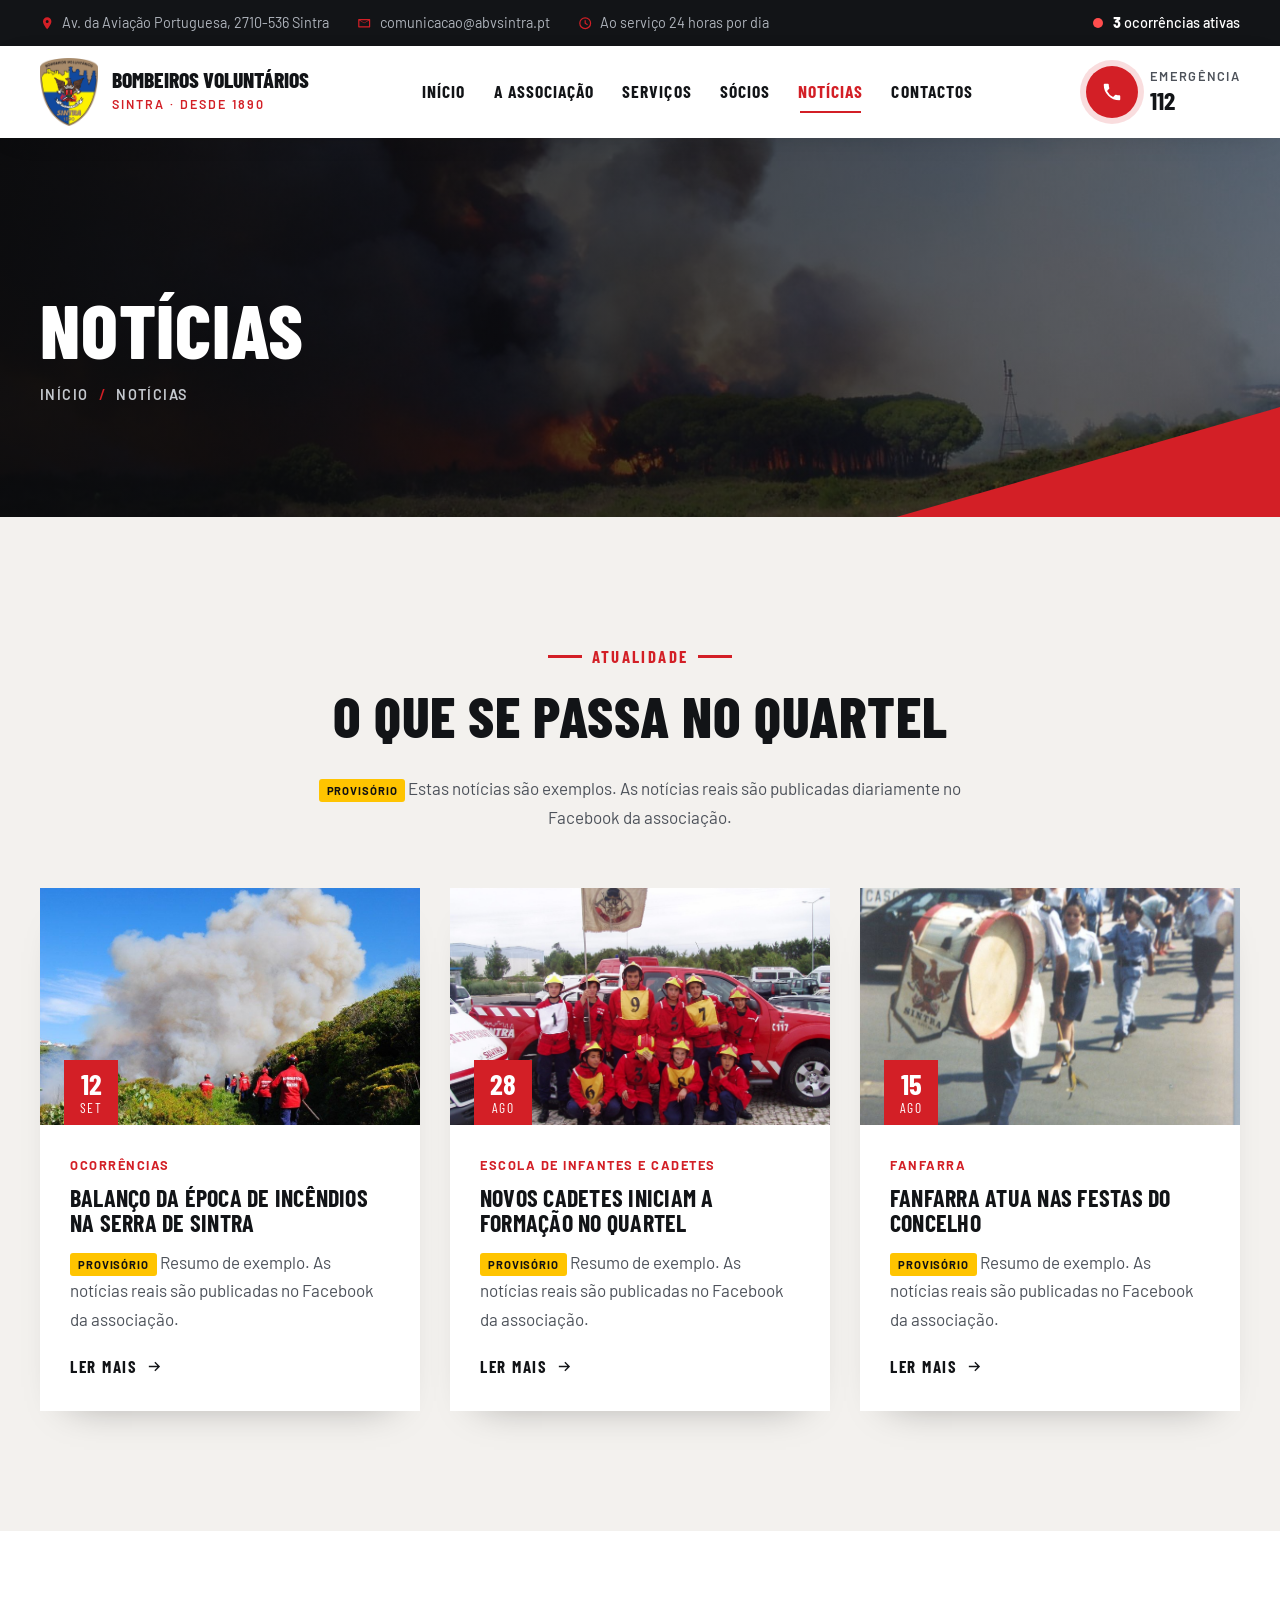
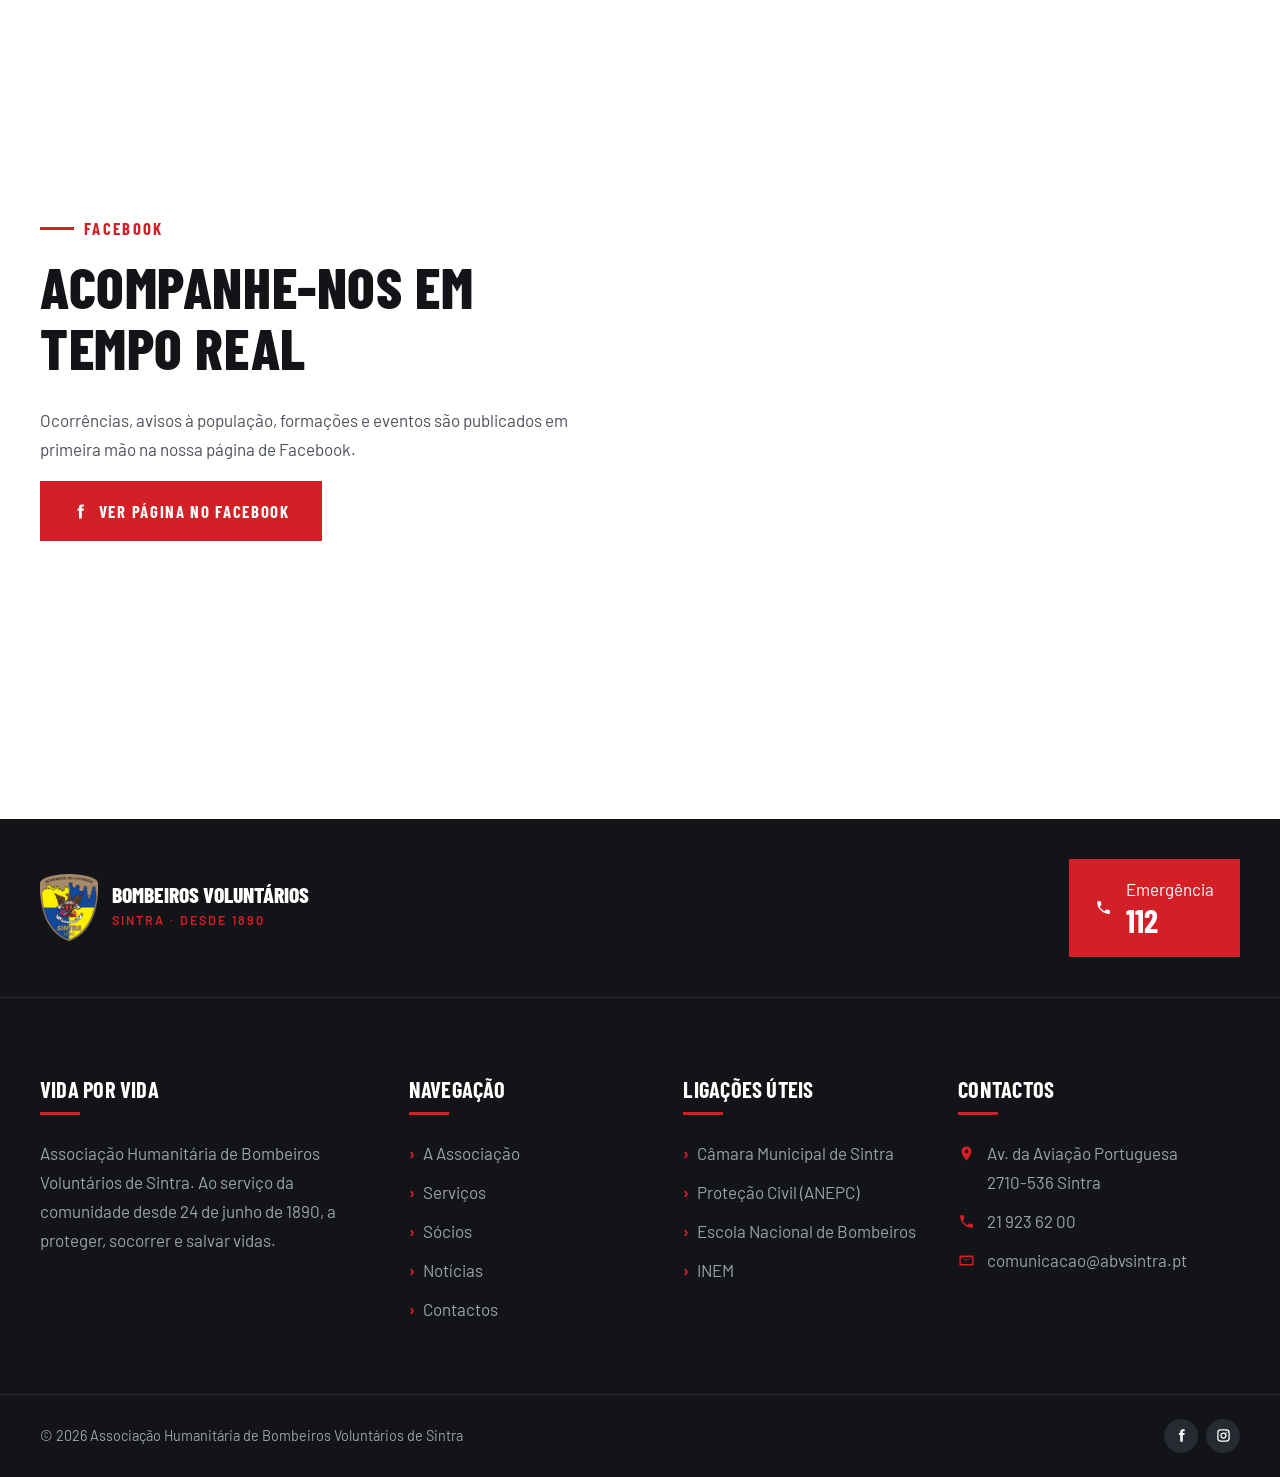
<file: noticias.html>
<!doctype html>
<html lang="pt-PT">
<head>
  <meta charset="utf-8">
  <meta name="viewport" content="width=device-width, initial-scale=1">
  <title>Notícias | Bombeiros Voluntários de Sintra</title>
  <meta name="description" content="Notícias, ocorrências e atividades dos Bombeiros Voluntários de Sintra.">
  <meta name="theme-color" content="#d31f26">
  <link rel="icon" href="assets/img/logo-abvsintra.png" type="image/png">
  <link rel="preconnect" href="https://fonts.googleapis.com">
  <link rel="preconnect" href="https://fonts.gstatic.com" crossorigin>
  <link href="https://fonts.googleapis.com/css2?family=Barlow+Condensed:wght@600;700;800&family=Barlow:wght@400;500;600;700&display=swap" rel="stylesheet">
  <link rel="stylesheet" href="assets/css/style.css">
</head>
<body>
  <svg width="0" height="0" style="position:absolute" aria-hidden="true">
    <symbol id="i-phone" viewBox="0 0 24 24"><path d="M6.6 10.8a15.1 15.1 0 0 0 6.6 6.6l2.2-2.2a1 1 0 0 1 1-.25 11.4 11.4 0 0 0 3.6.57 1 1 0 0 1 1 1V20a1 1 0 0 1-1 1A17 17 0 0 1 3 4a1 1 0 0 1 1-1h3.5a1 1 0 0 1 1 1c0 1.25.2 2.45.57 3.57a1 1 0 0 1-.25 1z"/></symbol>
    <symbol id="i-mail" viewBox="0 0 24 24"><path d="M3 5h18a1 1 0 0 1 1 1v12a1 1 0 0 1-1 1H3a1 1 0 0 1-1-1V6a1 1 0 0 1 1-1zm9 7.2L4 7.3V17h16V7.3zM5.2 7l6.8 4.2L18.8 7z"/></symbol>
    <symbol id="i-pin" viewBox="0 0 24 24"><path d="M12 2a7 7 0 0 1 7 7c0 5.2-7 13-7 13S5 14.2 5 9a7 7 0 0 1 7-7zm0 4.5A2.5 2.5 0 1 0 12 11.5 2.5 2.5 0 0 0 12 6.5z"/></symbol>
    <symbol id="i-clock" viewBox="0 0 24 24"><path d="M12 2a10 10 0 1 1 0 20 10 10 0 0 1 0-20zm0 2a8 8 0 1 0 0 16 8 8 0 0 0 0-16zm1 3v4.6l3.5 2.1-1 1.7L11 12.7V7z"/></symbol>
    <symbol id="i-fire" viewBox="0 0 24 24"><path d="M12 2s1 3.2-1.3 6.2C9 10.4 7 12 7 15a5 5 0 0 0 10 0c0-2-1-3.5-1-3.5s-.3 1.8-1.8 2.5c.6-3.3-.7-6.6-2.2-8C12.8 4 12 2 12 2zm0 20a7 7 0 0 1-7-7c0-3.8 2.5-6 4.1-8.1C10.6 5 11 3.3 10.9 1c3.8 1.5 8.1 6.4 8.1 12 0 .7 0 1.4-.1 2A7 7 0 0 1 12 22z"/></symbol>
    <symbol id="i-pulse" viewBox="0 0 24 24"><path d="M12 21s-8-5.2-8-11a4.5 4.5 0 0 1 8-2.8A4.5 4.5 0 0 1 20 10c0 .7-.1 1.4-.3 2H15l-1.5-2.5-2.5 5-1.5-2.5H4.9C6.6 16.6 12 20 12 20zM3 13h5.4l1.1 1.8 2.5-5 2 3.2H22v2h-7.1L13.5 12 11 17l-2.4-4H3z"/></symbol>
    <symbol id="i-shield" viewBox="0 0 24 24"><path d="M12 2l8 3v6c0 5-3.4 9.7-8 11-4.6-1.3-8-6-8-11V5zm-1 13.6l6.2-6.2-1.4-1.4L11 12.8 8.2 10l-1.4 1.4z"/></symbol>
    <symbol id="i-hands" viewBox="0 0 24 24"><path d="M16 11a3 3 0 1 0 0-6 3 3 0 0 0 0 6zm-8 0a3 3 0 1 0 0-6 3 3 0 0 0 0 6zm0 2c-2.7 0-8 1.3-8 4v3h16v-3c0-2.7-5.3-4-8-4zm8 0c-.3 0-.7 0-1.1.1A4.2 4.2 0 0 1 17 17v3h7v-3c0-2.7-5.3-4-8-4z"/></symbol>
    <symbol id="i-check" viewBox="0 0 24 24"><path d="M12 2a10 10 0 1 1 0 20 10 10 0 0 1 0-20zm-1.2 13.6l6.4-6.4-1.4-1.4-5 5-2.4-2.4-1.4 1.4z"/></symbol>
    <symbol id="i-arrow" viewBox="0 0 24 24"><path d="M13.2 5.3l6.7 6.7-6.7 6.7-1.4-1.4 4.3-4.3H4v-2h12.1l-4.3-4.3z"/></symbol>
    <symbol id="i-facebook" viewBox="0 0 24 24"><path d="M14 8V6.2c0-.8.2-1.2 1.4-1.2H17V2h-2.6C11.3 2 10 3.5 10 6v2H8v3h2v11h4V11h2.7l.3-3z"/></symbol>
    <symbol id="i-ambulance" viewBox="0 0 24 24"><path d="M1 6h13v3h4l4 4.5V18h-2a2.5 2.5 0 0 1-5 0H9a2.5 2.5 0 0 1-5 0H1zm13 5v3h6l-2.6-3zM6.5 19.2a1.2 1.2 0 1 0 0-2.4 1.2 1.2 0 0 0 0 2.4zm10 0a1.2 1.2 0 1 0 0-2.4 1.2 1.2 0 0 0 0 2.4zM6.5 8v2h-2v2h2v2h2v-2h2v-2h-2V8z"/></symbol>
    <symbol id="i-heart" viewBox="0 0 24 24"><path d="M12 21s-8.5-5.3-8.5-11.3A4.7 4.7 0 0 1 12 6.9a4.7 4.7 0 0 1 8.5 2.8C20.5 15.7 12 21 12 21zm-1-11v2.5H8.5v2H11V17h2v-2.5h2.5v-2H13V10z"/></symbol>
    <symbol id="i-instagram" viewBox="0 0 24 24"><path d="M7.5 2h9A5.5 5.5 0 0 1 22 7.5v9a5.5 5.5 0 0 1-5.5 5.5h-9A5.5 5.5 0 0 1 2 16.5v-9A5.5 5.5 0 0 1 7.5 2zm0 2A3.5 3.5 0 0 0 4 7.5v9A3.5 3.5 0 0 0 7.5 20h9a3.5 3.5 0 0 0 3.5-3.5v-9A3.5 3.5 0 0 0 16.5 4zM12 7a5 5 0 1 1 0 10 5 5 0 0 1 0-10zm0 2a3 3 0 1 0 0 6 3 3 0 0 0 0-6zm5.3-3.3a1 1 0 1 1 0 2 1 1 0 0 1 0-2z"/></symbol>
  </svg>

  <a class="skip-link" href="#conteudo">Saltar para o conteúdo</a>

  <div class="topbar">
    <div class="container">
      <ul class="info">
        <li><svg class="icon" aria-hidden="true"><use href="#i-pin"/></svg>Av. da Aviação Portuguesa, 2710-536 Sintra</li>
        <li class="hide-sm"><svg class="icon" aria-hidden="true"><use href="#i-mail"/></svg><a href="mailto:comunicacao@abvsintra.pt">comunicacao@abvsintra.pt</a></li>
        <li class="hide-sm"><svg class="icon" aria-hidden="true"><use href="#i-clock"/></svg>Ao serviço 24 horas por dia</li>
      </ul>
      <a class="live-occ" href="ocorrencias.html">
        <span class="live-dot" aria-hidden="true"></span>
        <span><strong data-occ-count>3</strong> <span data-occ-label>ocorrências ativas</span></span>
      </a>
    </div>
  </div>

  <header class="site-header">
    <div class="container">
      <a class="brand" href="index.html">
        <img src="assets/img/logo-abvsintra.png" alt="Emblema dos Bombeiros Voluntários de Sintra" width="58" height="67">
        <span><strong>Bombeiros Voluntários</strong><small>Sintra · desde 1890</small></span>
      </a>
      <nav class="nav" id="menu" aria-label="Menu principal">
        <ul>
          <li><a href="index.html">Início</a></li>
          <li><a href="sobre.html">A Associação</a></li>
          <li><a href="servicos.html">Serviços</a></li>
          <li><a href="socios.html">Sócios</a></li>
          <li><a href="noticias.html" aria-current="page">Notícias</a></li>
          <li><a href="contactos.html">Contactos</a></li>
        </ul>
      </nav>
      <a class="header-call" href="tel:112">
        <span class="ring"><svg class="icon" aria-hidden="true"><use href="#i-phone"/></svg></span>
        <span><small>Emergência</small><strong>112</strong></span>
      </a>
      <button class="nav-toggle" aria-expanded="false" aria-controls="menu" aria-label="Abrir menu">
        <span></span><span></span><span></span>
      </button>
    </div>
  </header>

  <main id="conteudo">

    <section class="page-header" style="background-image:url('assets/img/fotos/fumo-serra.jpg')">
      <div class="container">
        <h1>Notícias</h1>
        <ul class="breadcrumb"><li><a href="index.html">Início</a></li><li>Notícias</li></ul>
      </div>
    </section>

    <section class="section section-gray">
      <div class="container">
        <div class="section-title center">
          <div class="tagline center">Atualidade</div>
          <h2>O que se passa no quartel</h2>
          <p><span class="placeholder-tag">Provisório</span> Estas notícias são exemplos. As notícias reais são publicadas diariamente no Facebook da associação.</p>
        </div>
        <div class="news-grid">
          <a class="news-card reveal" href="noticias.html">
            <div class="img"><img src="assets/img/fotos/combate-serra.jpg" alt="" loading="lazy"><div class="date"><strong>12</strong><span>Set</span></div></div>
            <div class="body">
              <div class="cat">Ocorrências</div>
              <h3>Balanço da época de incêndios na Serra de Sintra</h3>
              <p><span class="placeholder-tag">Provisório</span> Resumo de exemplo. As notícias reais são publicadas no Facebook da associação.</p>
              <span class="more">Ler mais <svg class="icon" aria-hidden="true"><use href="#i-arrow"/></svg></span>
            </div>
          </a>
          <a class="news-card reveal" href="noticias.html">
            <div class="img"><img src="assets/img/fotos/cadetes.jpg" alt="" loading="lazy"><div class="date"><strong>28</strong><span>Ago</span></div></div>
            <div class="body">
              <div class="cat">Escola de Infantes e Cadetes</div>
              <h3>Novos cadetes iniciam a formação no quartel</h3>
              <p><span class="placeholder-tag">Provisório</span> Resumo de exemplo. As notícias reais são publicadas no Facebook da associação.</p>
              <span class="more">Ler mais <svg class="icon" aria-hidden="true"><use href="#i-arrow"/></svg></span>
            </div>
          </a>
          <a class="news-card reveal" href="noticias.html">
            <div class="img"><img src="assets/img/fotos/fanfarra.jpg" alt="" loading="lazy"><div class="date"><strong>15</strong><span>Ago</span></div></div>
            <div class="body">
              <div class="cat">Fanfarra</div>
              <h3>Fanfarra atua nas festas do concelho</h3>
              <p><span class="placeholder-tag">Provisório</span> Resumo de exemplo. As notícias reais são publicadas no Facebook da associação.</p>
              <span class="more">Ler mais <svg class="icon" aria-hidden="true"><use href="#i-arrow"/></svg></span>
            </div>
          </a>
        </div>
      </div>
    </section>

    <section class="section">
      <div class="container about-grid">
        <div class="reveal">
          <div class="tagline">Facebook</div>
          <h2>Acompanhe-nos em tempo real</h2>
          <p>Ocorrências, avisos à população, formações e eventos são publicados em primeira mão na nossa página de Facebook.</p>
          <a class="btn btn-red" href="https://www.facebook.com/bombeirossintra/" target="_blank" rel="noopener"><svg class="icon" aria-hidden="true"><use href="#i-facebook"/></svg> Ver página no Facebook</a>
        </div>
        <div class="reveal">
          <iframe title="Publicações do Facebook dos Bombeiros Voluntários de Sintra" src="https://www.facebook.com/plugins/page.php?href=https%3A%2F%2Fwww.facebook.com%2Fbombeirossintra%2F&amp;tabs=timeline&amp;width=500&amp;height=640&amp;small_header=false&amp;adapt_container_width=true&amp;hide_cover=false&amp;show_facepile=false" width="500" height="640" style="border:none;overflow:hidden;max-width:100%" loading="lazy" allow="encrypted-media"></iframe>
        </div>
      </div>
    </section>

  </main>

  <footer class="site-footer">
    <div class="footer-top">
      <div class="container">
        <a class="brand" href="index.html">
          <img src="assets/img/logo-abvsintra.png" alt="" width="58" height="67">
          <span><strong>Bombeiros Voluntários</strong><small>Sintra · desde 1890</small></span>
        </a>
        <a class="footer-emergency" href="tel:112"><svg class="icon" aria-hidden="true"><use href="#i-phone"/></svg><span>Emergência<br><strong>112</strong></span></a>
      </div>
    </div>
    <div class="footer-main">
      <div class="container footer-grid">
        <div>
          <h4>Vida por vida</h4>
          <p>Associação Humanitária de Bombeiros Voluntários de Sintra. Ao serviço da comunidade desde 24 de junho de 1890, a proteger, socorrer e salvar vidas.</p>
        </div>
        <div>
          <h4>Navegação</h4>
          <ul class="footer-links">
            <li><a href="sobre.html">A Associação</a></li>
            <li><a href="servicos.html">Serviços</a></li>
            <li><a href="socios.html">Sócios</a></li>
            <li><a href="noticias.html">Notícias</a></li>
            <li><a href="contactos.html">Contactos</a></li>
          </ul>
        </div>
        <div>
          <h4>Ligações úteis</h4>
          <ul class="footer-links">
            <li><a href="https://www.cm-sintra.pt/" target="_blank" rel="noopener">Câmara Municipal de Sintra</a></li>
            <li><a href="https://www.prociv.gov.pt/" target="_blank" rel="noopener">Proteção Civil (ANEPC)</a></li>
            <li><a href="https://www.enb.pt/" target="_blank" rel="noopener">Escola Nacional de Bombeiros</a></li>
            <li><a href="https://www.inem.pt/" target="_blank" rel="noopener">INEM</a></li>
          </ul>
        </div>
        <div>
          <h4>Contactos</h4>
          <ul class="footer-contact">
            <li><svg class="icon" aria-hidden="true"><use href="#i-pin"/></svg><span>Av. da Aviação Portuguesa<br>2710-536 Sintra</span></li>
            <li><svg class="icon" aria-hidden="true"><use href="#i-phone"/></svg><a href="tel:+351219236200">21 923 62 00</a></li>
            <li><svg class="icon" aria-hidden="true"><use href="#i-mail"/></svg><a href="mailto:comunicacao@abvsintra.pt">comunicacao@abvsintra.pt</a></li>
          </ul>
        </div>
      </div>
    </div>
    <div class="footer-bottom">
      <div class="container">
        <span>© <span data-year>2026</span> Associação Humanitária de Bombeiros Voluntários de Sintra</span>
        <ul class="footer-social">
          <li><a href="https://www.facebook.com/bombeirossintra/" aria-label="Facebook" target="_blank" rel="noopener"><svg class="icon" aria-hidden="true"><use href="#i-facebook"/></svg></a></li>
          <li><a href="https://www.instagram.com/bombeirossintra/" aria-label="Instagram" target="_blank" rel="noopener"><svg class="icon" aria-hidden="true"><use href="#i-instagram"/></svg></a></li>
        </ul>
      </div>
    </div>
  </footer>

  <script src="assets/js/main.js"></script>
</body>
</html>
</file>
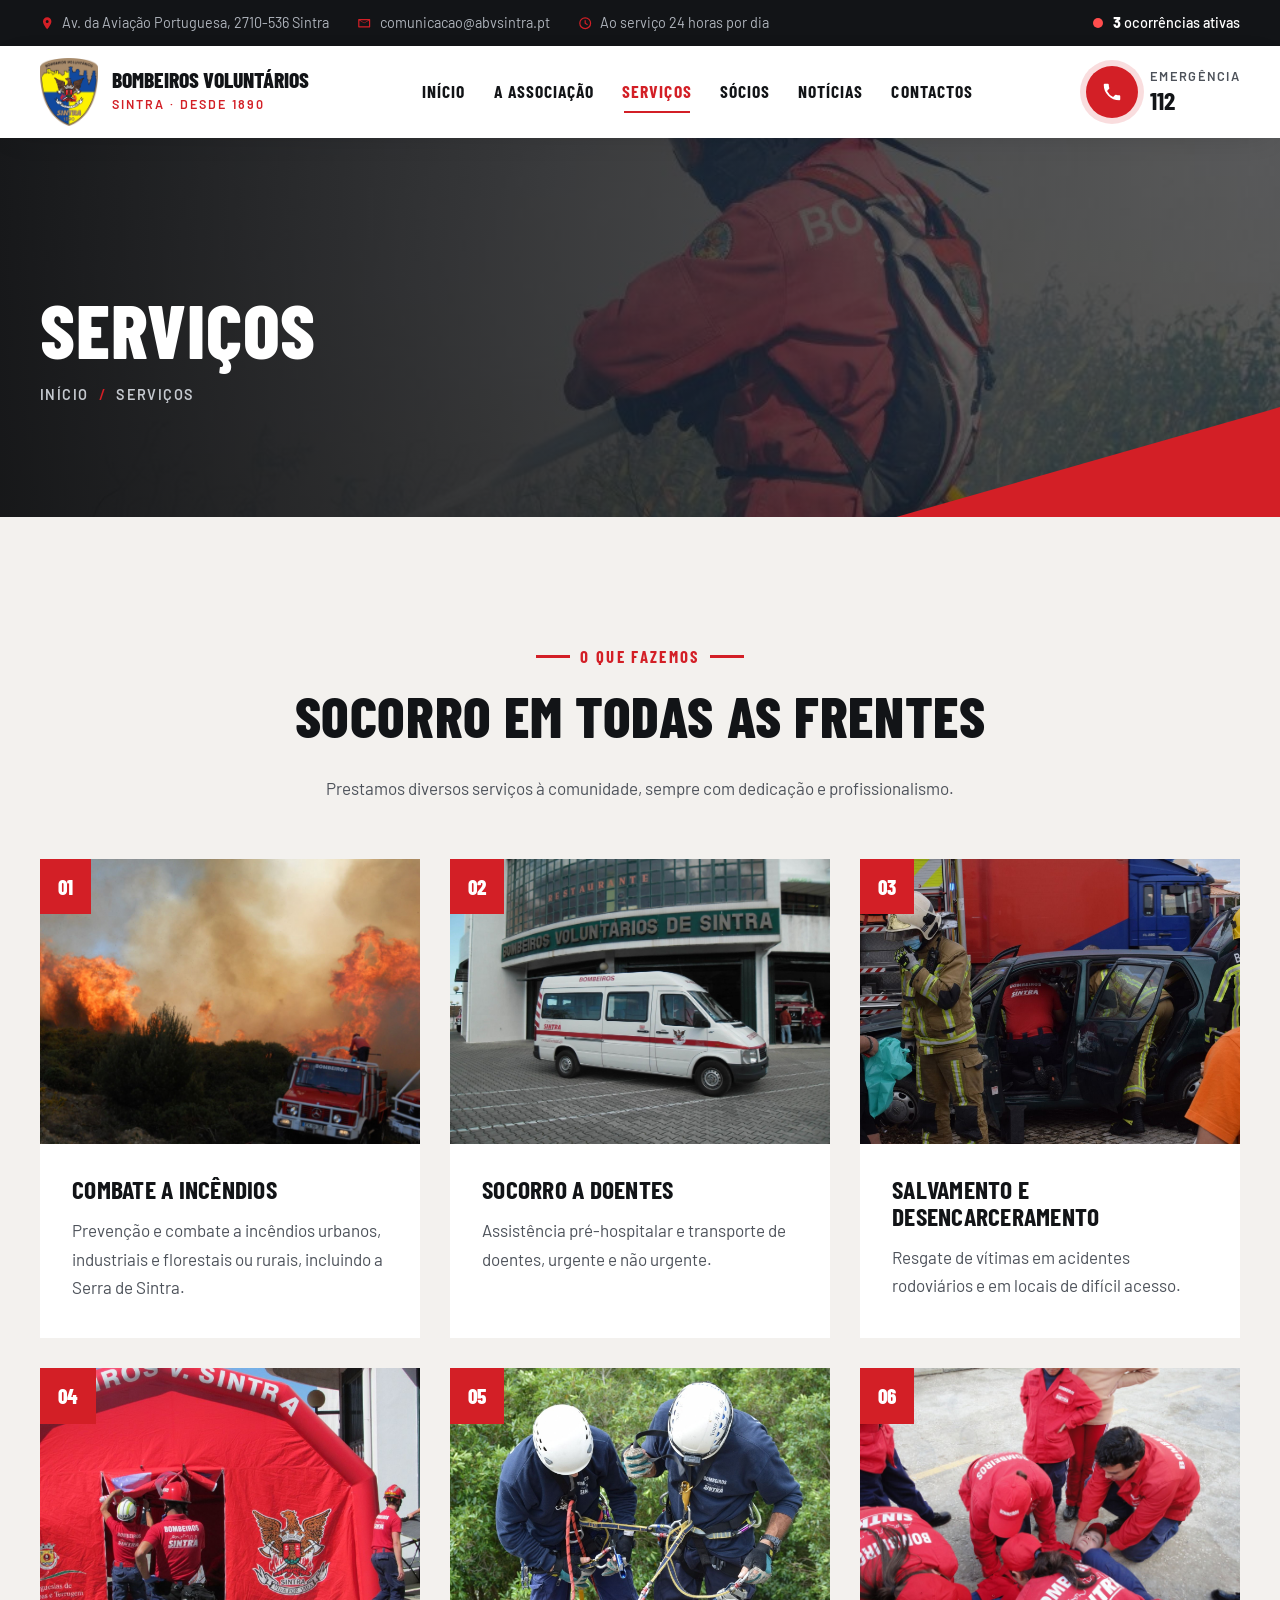
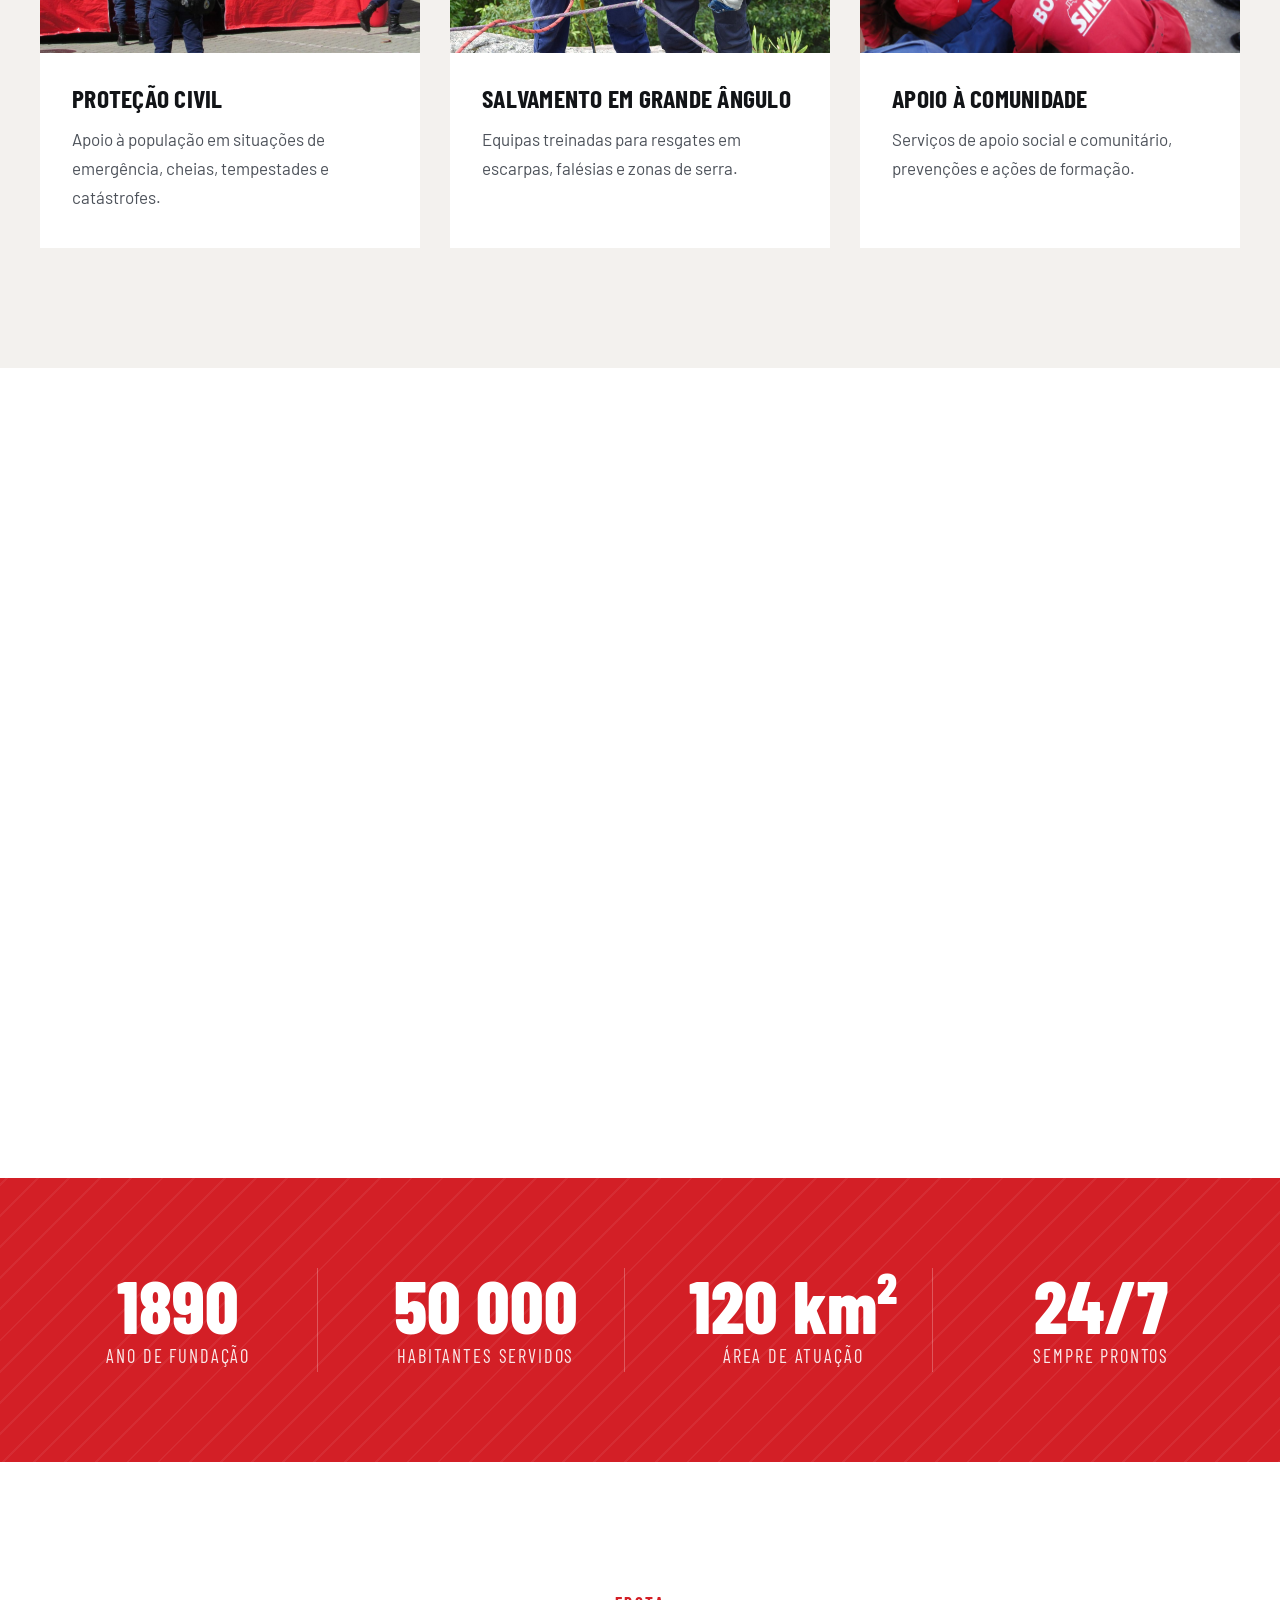
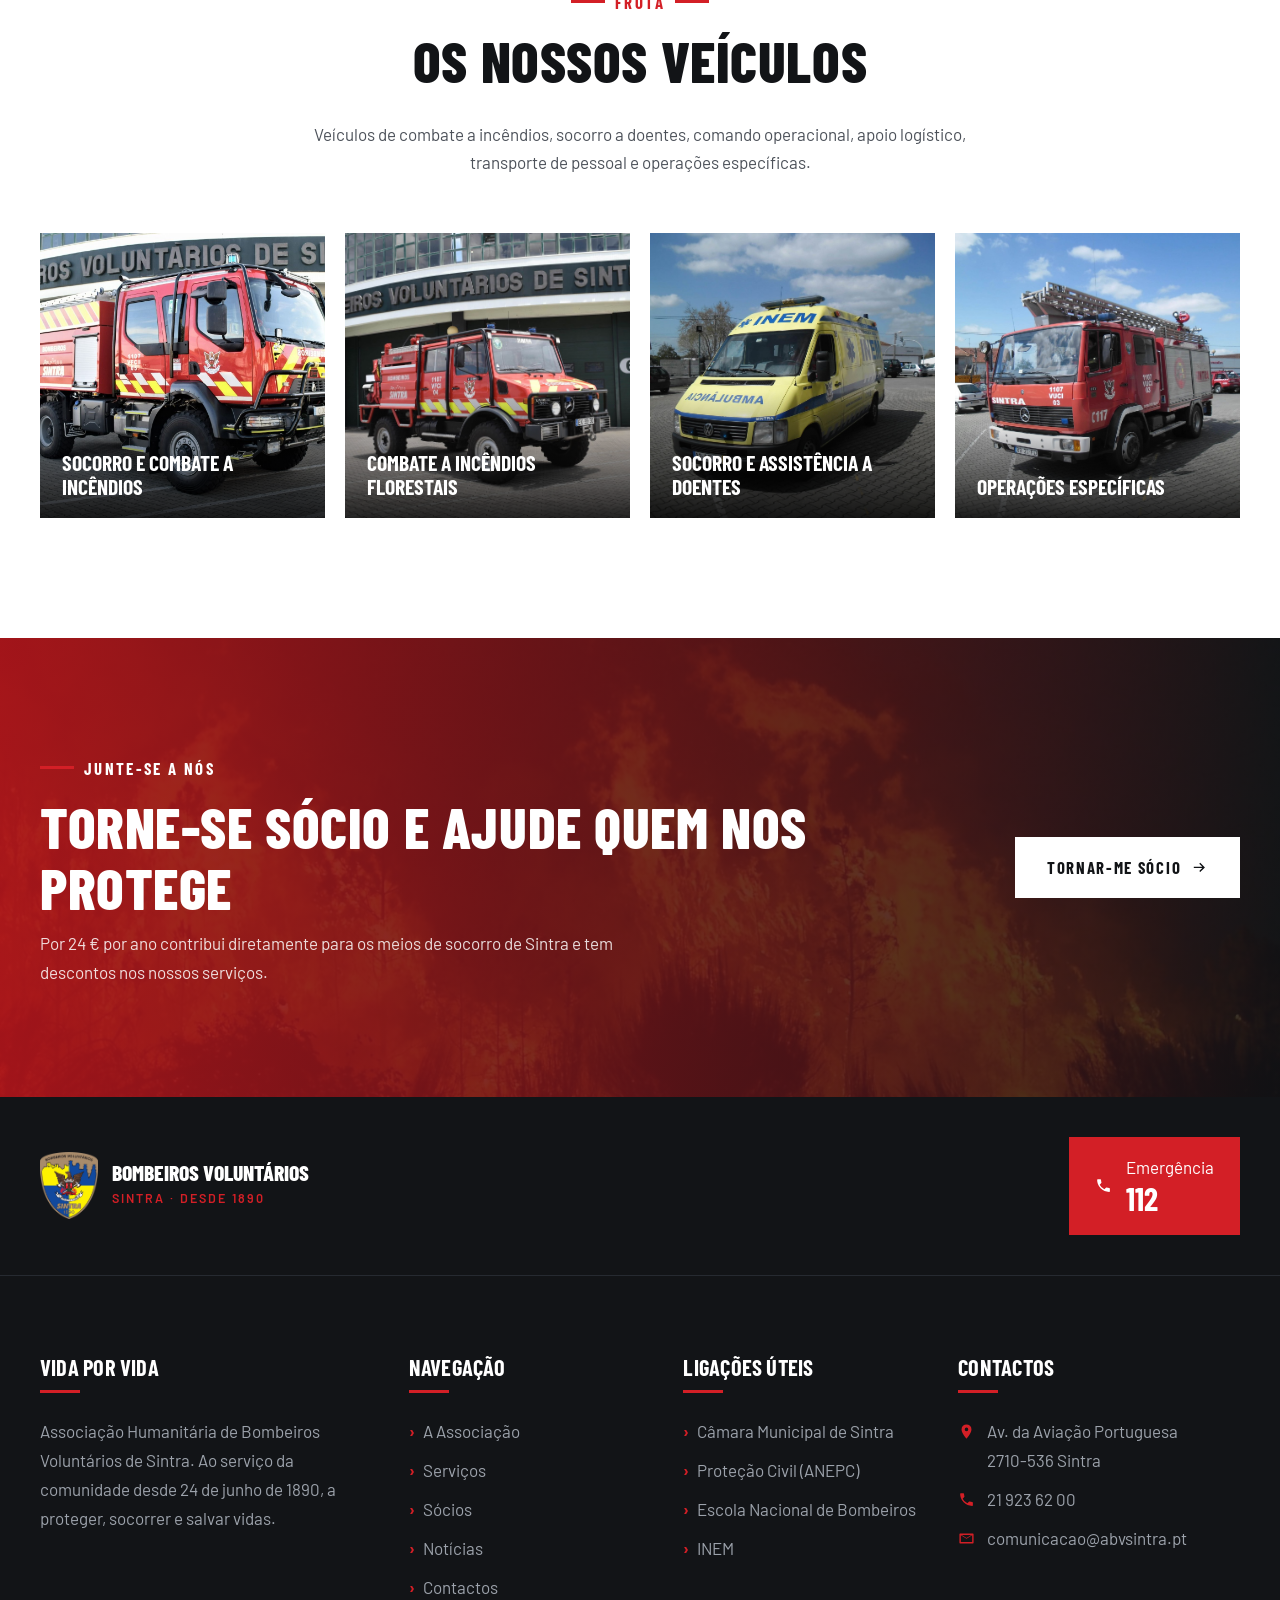
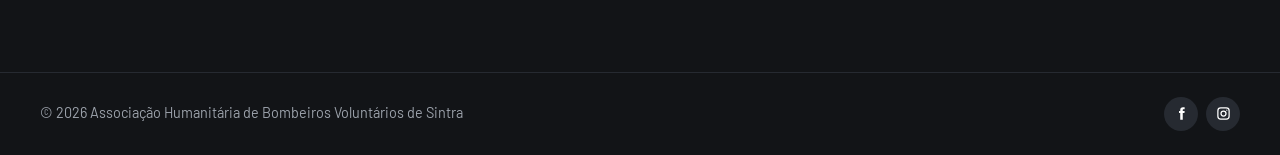
<file: servicos.html>
<!doctype html>
<html lang="pt-PT">
<head>
  <meta charset="utf-8">
  <meta name="viewport" content="width=device-width, initial-scale=1">
  <title>Serviços | Bombeiros Voluntários de Sintra</title>
  <meta name="description" content="Combate a incêndios, socorro a doentes, salvamento, proteção civil e apoio à comunidade.">
  <meta name="theme-color" content="#d31f26">
  <link rel="icon" href="assets/img/logo-abvsintra.png" type="image/png">
  <link rel="preconnect" href="https://fonts.googleapis.com">
  <link rel="preconnect" href="https://fonts.gstatic.com" crossorigin>
  <link href="https://fonts.googleapis.com/css2?family=Barlow+Condensed:wght@600;700;800&family=Barlow:wght@400;500;600;700&display=swap" rel="stylesheet">
  <link rel="stylesheet" href="assets/css/style.css">
</head>
<body>
  <svg width="0" height="0" style="position:absolute" aria-hidden="true">
    <symbol id="i-phone" viewBox="0 0 24 24"><path d="M6.6 10.8a15.1 15.1 0 0 0 6.6 6.6l2.2-2.2a1 1 0 0 1 1-.25 11.4 11.4 0 0 0 3.6.57 1 1 0 0 1 1 1V20a1 1 0 0 1-1 1A17 17 0 0 1 3 4a1 1 0 0 1 1-1h3.5a1 1 0 0 1 1 1c0 1.25.2 2.45.57 3.57a1 1 0 0 1-.25 1z"/></symbol>
    <symbol id="i-mail" viewBox="0 0 24 24"><path d="M3 5h18a1 1 0 0 1 1 1v12a1 1 0 0 1-1 1H3a1 1 0 0 1-1-1V6a1 1 0 0 1 1-1zm9 7.2L4 7.3V17h16V7.3zM5.2 7l6.8 4.2L18.8 7z"/></symbol>
    <symbol id="i-pin" viewBox="0 0 24 24"><path d="M12 2a7 7 0 0 1 7 7c0 5.2-7 13-7 13S5 14.2 5 9a7 7 0 0 1 7-7zm0 4.5A2.5 2.5 0 1 0 12 11.5 2.5 2.5 0 0 0 12 6.5z"/></symbol>
    <symbol id="i-clock" viewBox="0 0 24 24"><path d="M12 2a10 10 0 1 1 0 20 10 10 0 0 1 0-20zm0 2a8 8 0 1 0 0 16 8 8 0 0 0 0-16zm1 3v4.6l3.5 2.1-1 1.7L11 12.7V7z"/></symbol>
    <symbol id="i-fire" viewBox="0 0 24 24"><path d="M12 2s1 3.2-1.3 6.2C9 10.4 7 12 7 15a5 5 0 0 0 10 0c0-2-1-3.5-1-3.5s-.3 1.8-1.8 2.5c.6-3.3-.7-6.6-2.2-8C12.8 4 12 2 12 2zm0 20a7 7 0 0 1-7-7c0-3.8 2.5-6 4.1-8.1C10.6 5 11 3.3 10.9 1c3.8 1.5 8.1 6.4 8.1 12 0 .7 0 1.4-.1 2A7 7 0 0 1 12 22z"/></symbol>
    <symbol id="i-pulse" viewBox="0 0 24 24"><path d="M12 21s-8-5.2-8-11a4.5 4.5 0 0 1 8-2.8A4.5 4.5 0 0 1 20 10c0 .7-.1 1.4-.3 2H15l-1.5-2.5-2.5 5-1.5-2.5H4.9C6.6 16.6 12 20 12 20zM3 13h5.4l1.1 1.8 2.5-5 2 3.2H22v2h-7.1L13.5 12 11 17l-2.4-4H3z"/></symbol>
    <symbol id="i-shield" viewBox="0 0 24 24"><path d="M12 2l8 3v6c0 5-3.4 9.7-8 11-4.6-1.3-8-6-8-11V5zm-1 13.6l6.2-6.2-1.4-1.4L11 12.8 8.2 10l-1.4 1.4z"/></symbol>
    <symbol id="i-hands" viewBox="0 0 24 24"><path d="M16 11a3 3 0 1 0 0-6 3 3 0 0 0 0 6zm-8 0a3 3 0 1 0 0-6 3 3 0 0 0 0 6zm0 2c-2.7 0-8 1.3-8 4v3h16v-3c0-2.7-5.3-4-8-4zm8 0c-.3 0-.7 0-1.1.1A4.2 4.2 0 0 1 17 17v3h7v-3c0-2.7-5.3-4-8-4z"/></symbol>
    <symbol id="i-check" viewBox="0 0 24 24"><path d="M12 2a10 10 0 1 1 0 20 10 10 0 0 1 0-20zm-1.2 13.6l6.4-6.4-1.4-1.4-5 5-2.4-2.4-1.4 1.4z"/></symbol>
    <symbol id="i-arrow" viewBox="0 0 24 24"><path d="M13.2 5.3l6.7 6.7-6.7 6.7-1.4-1.4 4.3-4.3H4v-2h12.1l-4.3-4.3z"/></symbol>
    <symbol id="i-facebook" viewBox="0 0 24 24"><path d="M14 8V6.2c0-.8.2-1.2 1.4-1.2H17V2h-2.6C11.3 2 10 3.5 10 6v2H8v3h2v11h4V11h2.7l.3-3z"/></symbol>
    <symbol id="i-ambulance" viewBox="0 0 24 24"><path d="M1 6h13v3h4l4 4.5V18h-2a2.5 2.5 0 0 1-5 0H9a2.5 2.5 0 0 1-5 0H1zm13 5v3h6l-2.6-3zM6.5 19.2a1.2 1.2 0 1 0 0-2.4 1.2 1.2 0 0 0 0 2.4zm10 0a1.2 1.2 0 1 0 0-2.4 1.2 1.2 0 0 0 0 2.4zM6.5 8v2h-2v2h2v2h2v-2h2v-2h-2V8z"/></symbol>
    <symbol id="i-heart" viewBox="0 0 24 24"><path d="M12 21s-8.5-5.3-8.5-11.3A4.7 4.7 0 0 1 12 6.9a4.7 4.7 0 0 1 8.5 2.8C20.5 15.7 12 21 12 21zm-1-11v2.5H8.5v2H11V17h2v-2.5h2.5v-2H13V10z"/></symbol>
    <symbol id="i-instagram" viewBox="0 0 24 24"><path d="M7.5 2h9A5.5 5.5 0 0 1 22 7.5v9a5.5 5.5 0 0 1-5.5 5.5h-9A5.5 5.5 0 0 1 2 16.5v-9A5.5 5.5 0 0 1 7.5 2zm0 2A3.5 3.5 0 0 0 4 7.5v9A3.5 3.5 0 0 0 7.5 20h9a3.5 3.5 0 0 0 3.5-3.5v-9A3.5 3.5 0 0 0 16.5 4zM12 7a5 5 0 1 1 0 10 5 5 0 0 1 0-10zm0 2a3 3 0 1 0 0 6 3 3 0 0 0 0-6zm5.3-3.3a1 1 0 1 1 0 2 1 1 0 0 1 0-2z"/></symbol>
  </svg>

  <a class="skip-link" href="#conteudo">Saltar para o conteúdo</a>

  <div class="topbar">
    <div class="container">
      <ul class="info">
        <li><svg class="icon" aria-hidden="true"><use href="#i-pin"/></svg>Av. da Aviação Portuguesa, 2710-536 Sintra</li>
        <li class="hide-sm"><svg class="icon" aria-hidden="true"><use href="#i-mail"/></svg><a href="mailto:comunicacao@abvsintra.pt">comunicacao@abvsintra.pt</a></li>
        <li class="hide-sm"><svg class="icon" aria-hidden="true"><use href="#i-clock"/></svg>Ao serviço 24 horas por dia</li>
      </ul>
      <a class="live-occ" href="ocorrencias.html">
        <span class="live-dot" aria-hidden="true"></span>
        <span><strong data-occ-count>3</strong> <span data-occ-label>ocorrências ativas</span></span>
      </a>
    </div>
  </div>

  <header class="site-header">
    <div class="container">
      <a class="brand" href="index.html">
        <img src="assets/img/logo-abvsintra.png" alt="Emblema dos Bombeiros Voluntários de Sintra" width="58" height="67">
        <span><strong>Bombeiros Voluntários</strong><small>Sintra · desde 1890</small></span>
      </a>
      <nav class="nav" id="menu" aria-label="Menu principal">
        <ul>
          <li><a href="index.html">Início</a></li>
          <li><a href="sobre.html">A Associação</a></li>
          <li><a href="servicos.html" aria-current="page">Serviços</a></li>
          <li><a href="socios.html">Sócios</a></li>
          <li><a href="noticias.html">Notícias</a></li>
          <li><a href="contactos.html">Contactos</a></li>
        </ul>
      </nav>
      <a class="header-call" href="tel:112">
        <span class="ring"><svg class="icon" aria-hidden="true"><use href="#i-phone"/></svg></span>
        <span><small>Emergência</small><strong>112</strong></span>
      </a>
      <button class="nav-toggle" aria-expanded="false" aria-controls="menu" aria-label="Abrir menu">
        <span></span><span></span><span></span>
      </button>
    </div>
  </header>

  <main id="conteudo">

    <section class="page-header" style="background-image:url('assets/img/fotos/bombeiro-mangueira.jpg')">
      <div class="container">
        <h1>Serviços</h1>
        <ul class="breadcrumb"><li><a href="index.html">Início</a></li><li>Serviços</li></ul>
      </div>
    </section>

    <section class="section section-gray">
      <div class="container">
        <div class="section-title center">
          <div class="tagline center">O que fazemos</div>
          <h2>Socorro em todas as frentes</h2>
          <p>Prestamos diversos serviços à comunidade, sempre com dedicação e profissionalismo.</p>
        </div>
        <div class="services-grid">
          <article class="service-card light reveal">
            <div class="img"><img src="assets/img/fotos/incendio-florestal.jpg" alt="Combate a incêndios" loading="lazy"><span class="num">01</span></div>
            <div class="body"><h3>Combate a incêndios</h3><p>Prevenção e combate a incêndios urbanos, industriais e florestais ou rurais, incluindo a Serra de Sintra.</p></div>
          </article>
          <article class="service-card light reveal">
            <div class="img"><img src="assets/img/fotos/ambulancia.jpg" alt="Socorro a doentes" loading="lazy"><span class="num">02</span></div>
            <div class="body"><h3>Socorro a doentes</h3><p>Assistência pré-hospitalar e transporte de doentes, urgente e não urgente.</p></div>
          </article>
          <article class="service-card light reveal">
            <div class="img"><img src="assets/img/fotos/desencarceramento.jpg" alt="Salvamento e desencarceramento" loading="lazy"><span class="num">03</span></div>
            <div class="body"><h3>Salvamento e desencarceramento</h3><p>Resgate de vítimas em acidentes rodoviários e em locais de difícil acesso.</p></div>
          </article>
          <article class="service-card light reveal">
            <div class="img"><img src="assets/img/fotos/protecao-civil-tenda.jpg" alt="Proteção civil" loading="lazy"><span class="num">04</span></div>
            <div class="body"><h3>Proteção civil</h3><p>Apoio à população em situações de emergência, cheias, tempestades e catástrofes.</p></div>
          </article>
          <article class="service-card light reveal">
            <div class="img"><img src="assets/img/fotos/salvamento-grande-angulo.jpg" alt="Salvamento em grande ângulo" loading="lazy"><span class="num">05</span></div>
            <div class="body"><h3>Salvamento em grande ângulo</h3><p>Equipas treinadas para resgates em escarpas, falésias e zonas de serra.</p></div>
          </article>
          <article class="service-card light reveal">
            <div class="img"><img src="assets/img/fotos/formacao-sbv.jpg" alt="Apoio à comunidade" loading="lazy"><span class="num">06</span></div>
            <div class="body"><h3>Apoio à comunidade</h3><p>Serviços de apoio social e comunitário, prevenções e ações de formação.</p></div>
          </article>
        </div>
      </div>
    </section>

    <section class="section">
      <div class="container about-grid">
        <div class="reveal">
          <div class="tagline">Transporte de doentes</div>
          <h2>Precisa de transporte para uma consulta ou tratamento?</h2>
          <p>Os Bombeiros Voluntários de Sintra apenas cobram os serviços considerados não urgentes e que não sejam requisitados pelas entidades competentes. Os sócios pagam menos 0,25 € por quilómetro.</p>
          <ul class="checklist">
            <li><svg class="icon" aria-hidden="true"><use href="#i-check"/></svg>Transporte urgente e não urgente</li>
            <li><svg class="icon" aria-hidden="true"><use href="#i-check"/></svg>Consultas e tratamentos</li>
            <li><svg class="icon" aria-hidden="true"><use href="#i-check"/></svg>Tripulantes certificados</li>
            <li><svg class="icon" aria-hidden="true"><use href="#i-check"/></svg>Desconto para sócios</li>
          </ul>
          <a class="btn btn-red" href="contactos.html">Pedir transporte <svg class="icon" aria-hidden="true"><use href="#i-arrow"/></svg></a>
        </div>
        <div class="about-media reveal">
          <img class="main" src="assets/img/fotos/ambulancia-inem.jpg" alt="Ambulância dos Bombeiros de Sintra" style="aspect-ratio:4/3">
          <img class="small" src="assets/img/fotos/formacao-socorro.jpg" alt="Formação em socorro">
        </div>
      </div>
    </section>

    <section class="counters" aria-label="A associação em números">
      <div class="container counters-grid">
        <div class="counter"><strong>1890</strong><span>Ano de fundação</span></div>
        <div class="counter"><strong>50 000</strong><span>Habitantes servidos</span></div>
        <div class="counter"><strong>120 km²</strong><span>Área de atuação</span></div>
        <div class="counter"><strong>24/7</strong><span>Sempre prontos</span></div>
      </div>
    </section>

    <section class="section">
      <div class="container">
        <div class="section-title center">
          <div class="tagline center">Frota</div>
          <h2>Os nossos veículos</h2>
          <p>Veículos de combate a incêndios, socorro a doentes, comando operacional, apoio logístico, transporte de pessoal e operações específicas.</p>
        </div>
        <div class="fleet-grid">
          <div class="fleet-item reveal">
            <img src="assets/img/fotos/veiculo-urbano.jpg" alt="Socorro e combate a incêndios" loading="lazy">
            <div class="label">Socorro e combate a incêndios</div>
          </div>
          <div class="fleet-item reveal">
            <img src="assets/img/fotos/veiculo-florestal.jpg" alt="Combate a incêndios florestais" loading="lazy">
            <div class="label">Combate a incêndios florestais</div>
          </div>
          <div class="fleet-item reveal">
            <img src="assets/img/fotos/ambulancia-inem.jpg" alt="Socorro e assistência a doentes" loading="lazy">
            <div class="label">Socorro e assistência a doentes</div>
          </div>
          <div class="fleet-item reveal">
            <img src="assets/img/fotos/autoescada.jpg" alt="Operações específicas" loading="lazy">
            <div class="label">Operações específicas</div>
          </div>
        </div>
      </div>
    </section>

    <section class="cta-band" style="background-image:url('assets/img/fotos/chamas.jpg')">
      <div class="container">
        <div>
          <div class="tagline" style="color:#fff">Junte-se a nós</div>
          <h2>Torne-se sócio e ajude quem nos protege</h2>
          <p>Por 24 € por ano contribui diretamente para os meios de socorro de Sintra e tem descontos nos nossos serviços.</p>
        </div>
        <a class="btn btn-white" href="socios.html">Tornar-me sócio <svg class="icon" aria-hidden="true"><use href="#i-arrow"/></svg></a>
      </div>
    </section>

  </main>

  <footer class="site-footer">
    <div class="footer-top">
      <div class="container">
        <a class="brand" href="index.html">
          <img src="assets/img/logo-abvsintra.png" alt="" width="58" height="67">
          <span><strong>Bombeiros Voluntários</strong><small>Sintra · desde 1890</small></span>
        </a>
        <a class="footer-emergency" href="tel:112"><svg class="icon" aria-hidden="true"><use href="#i-phone"/></svg><span>Emergência<br><strong>112</strong></span></a>
      </div>
    </div>
    <div class="footer-main">
      <div class="container footer-grid">
        <div>
          <h4>Vida por vida</h4>
          <p>Associação Humanitária de Bombeiros Voluntários de Sintra. Ao serviço da comunidade desde 24 de junho de 1890, a proteger, socorrer e salvar vidas.</p>
        </div>
        <div>
          <h4>Navegação</h4>
          <ul class="footer-links">
            <li><a href="sobre.html">A Associação</a></li>
            <li><a href="servicos.html">Serviços</a></li>
            <li><a href="socios.html">Sócios</a></li>
            <li><a href="noticias.html">Notícias</a></li>
            <li><a href="contactos.html">Contactos</a></li>
          </ul>
        </div>
        <div>
          <h4>Ligações úteis</h4>
          <ul class="footer-links">
            <li><a href="https://www.cm-sintra.pt/" target="_blank" rel="noopener">Câmara Municipal de Sintra</a></li>
            <li><a href="https://www.prociv.gov.pt/" target="_blank" rel="noopener">Proteção Civil (ANEPC)</a></li>
            <li><a href="https://www.enb.pt/" target="_blank" rel="noopener">Escola Nacional de Bombeiros</a></li>
            <li><a href="https://www.inem.pt/" target="_blank" rel="noopener">INEM</a></li>
          </ul>
        </div>
        <div>
          <h4>Contactos</h4>
          <ul class="footer-contact">
            <li><svg class="icon" aria-hidden="true"><use href="#i-pin"/></svg><span>Av. da Aviação Portuguesa<br>2710-536 Sintra</span></li>
            <li><svg class="icon" aria-hidden="true"><use href="#i-phone"/></svg><a href="tel:+351219236200">21 923 62 00</a></li>
            <li><svg class="icon" aria-hidden="true"><use href="#i-mail"/></svg><a href="mailto:comunicacao@abvsintra.pt">comunicacao@abvsintra.pt</a></li>
          </ul>
        </div>
      </div>
    </div>
    <div class="footer-bottom">
      <div class="container">
        <span>© <span data-year>2026</span> Associação Humanitária de Bombeiros Voluntários de Sintra</span>
        <ul class="footer-social">
          <li><a href="https://www.facebook.com/bombeirossintra/" aria-label="Facebook" target="_blank" rel="noopener"><svg class="icon" aria-hidden="true"><use href="#i-facebook"/></svg></a></li>
          <li><a href="https://www.instagram.com/bombeirossintra/" aria-label="Instagram" target="_blank" rel="noopener"><svg class="icon" aria-hidden="true"><use href="#i-instagram"/></svg></a></li>
        </ul>
      </div>
    </div>
  </footer>

  <script src="assets/js/main.js"></script>
</body>
</html>
</file>
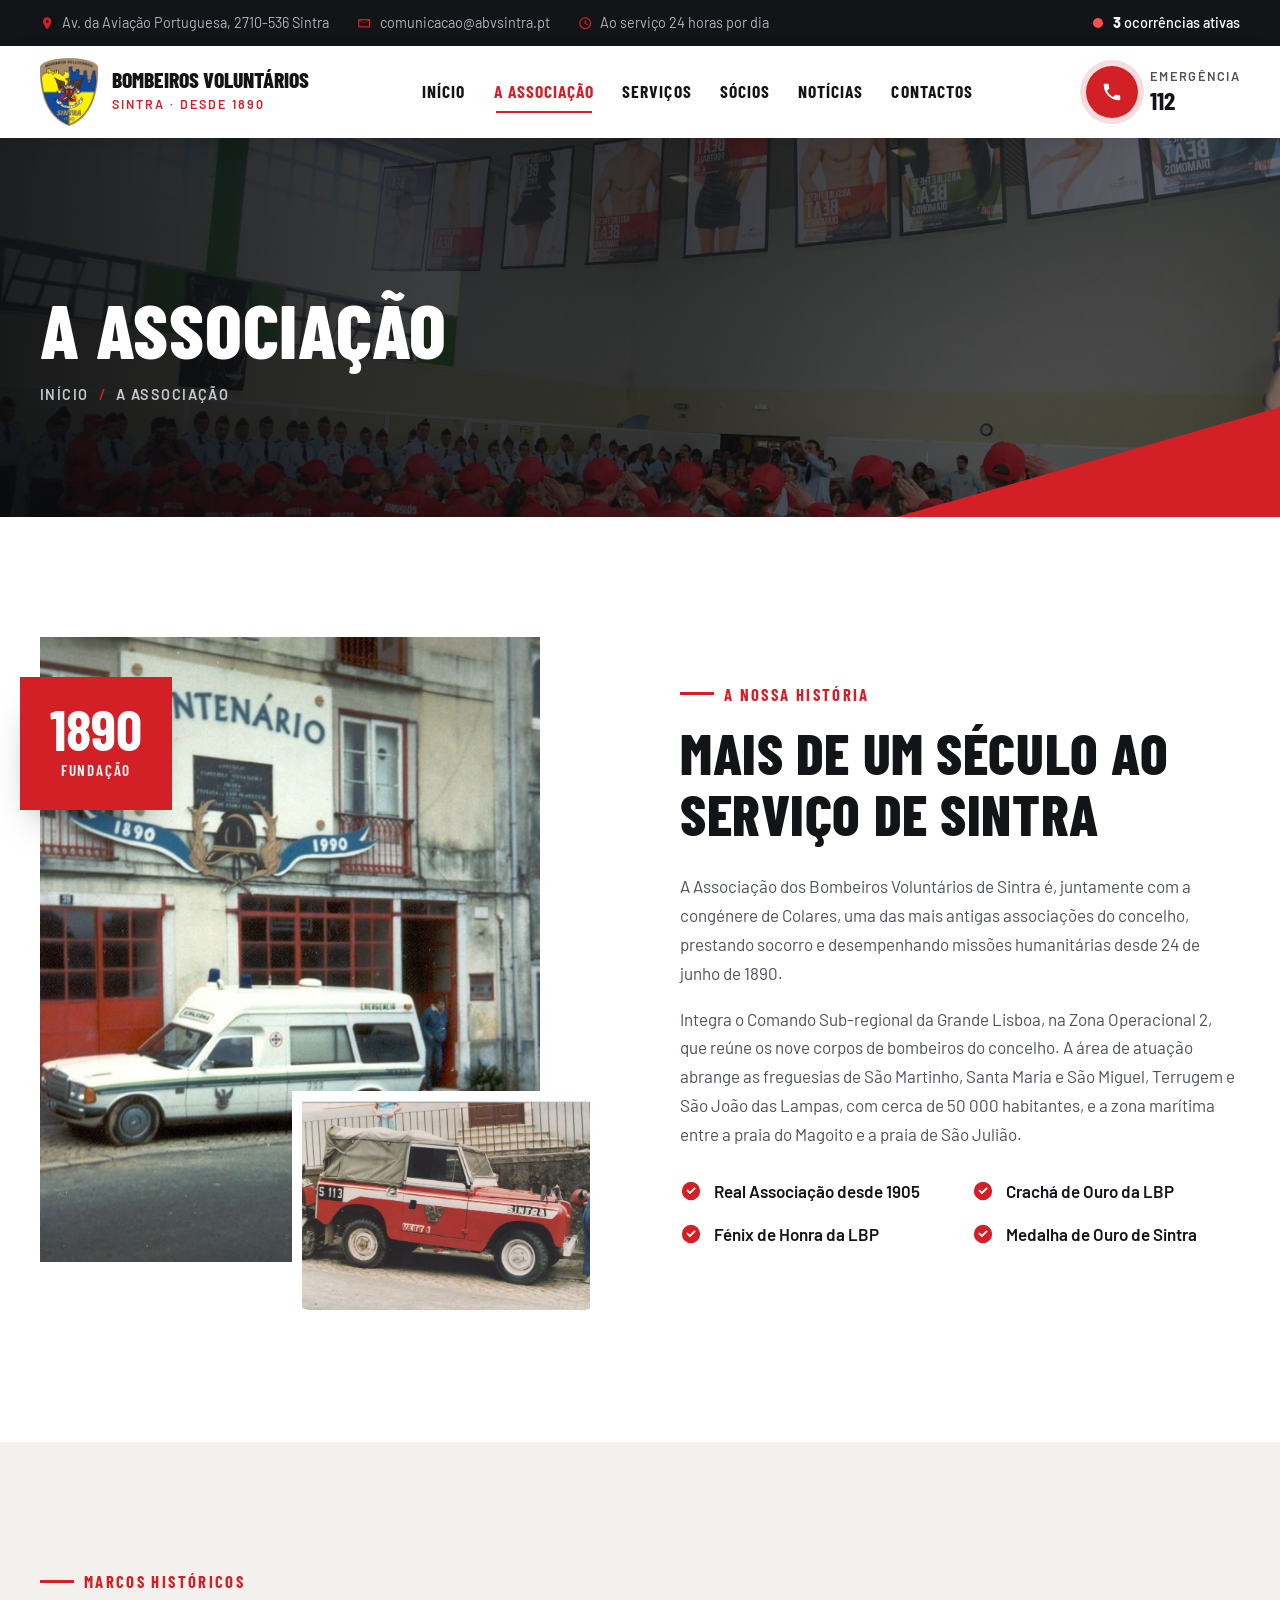
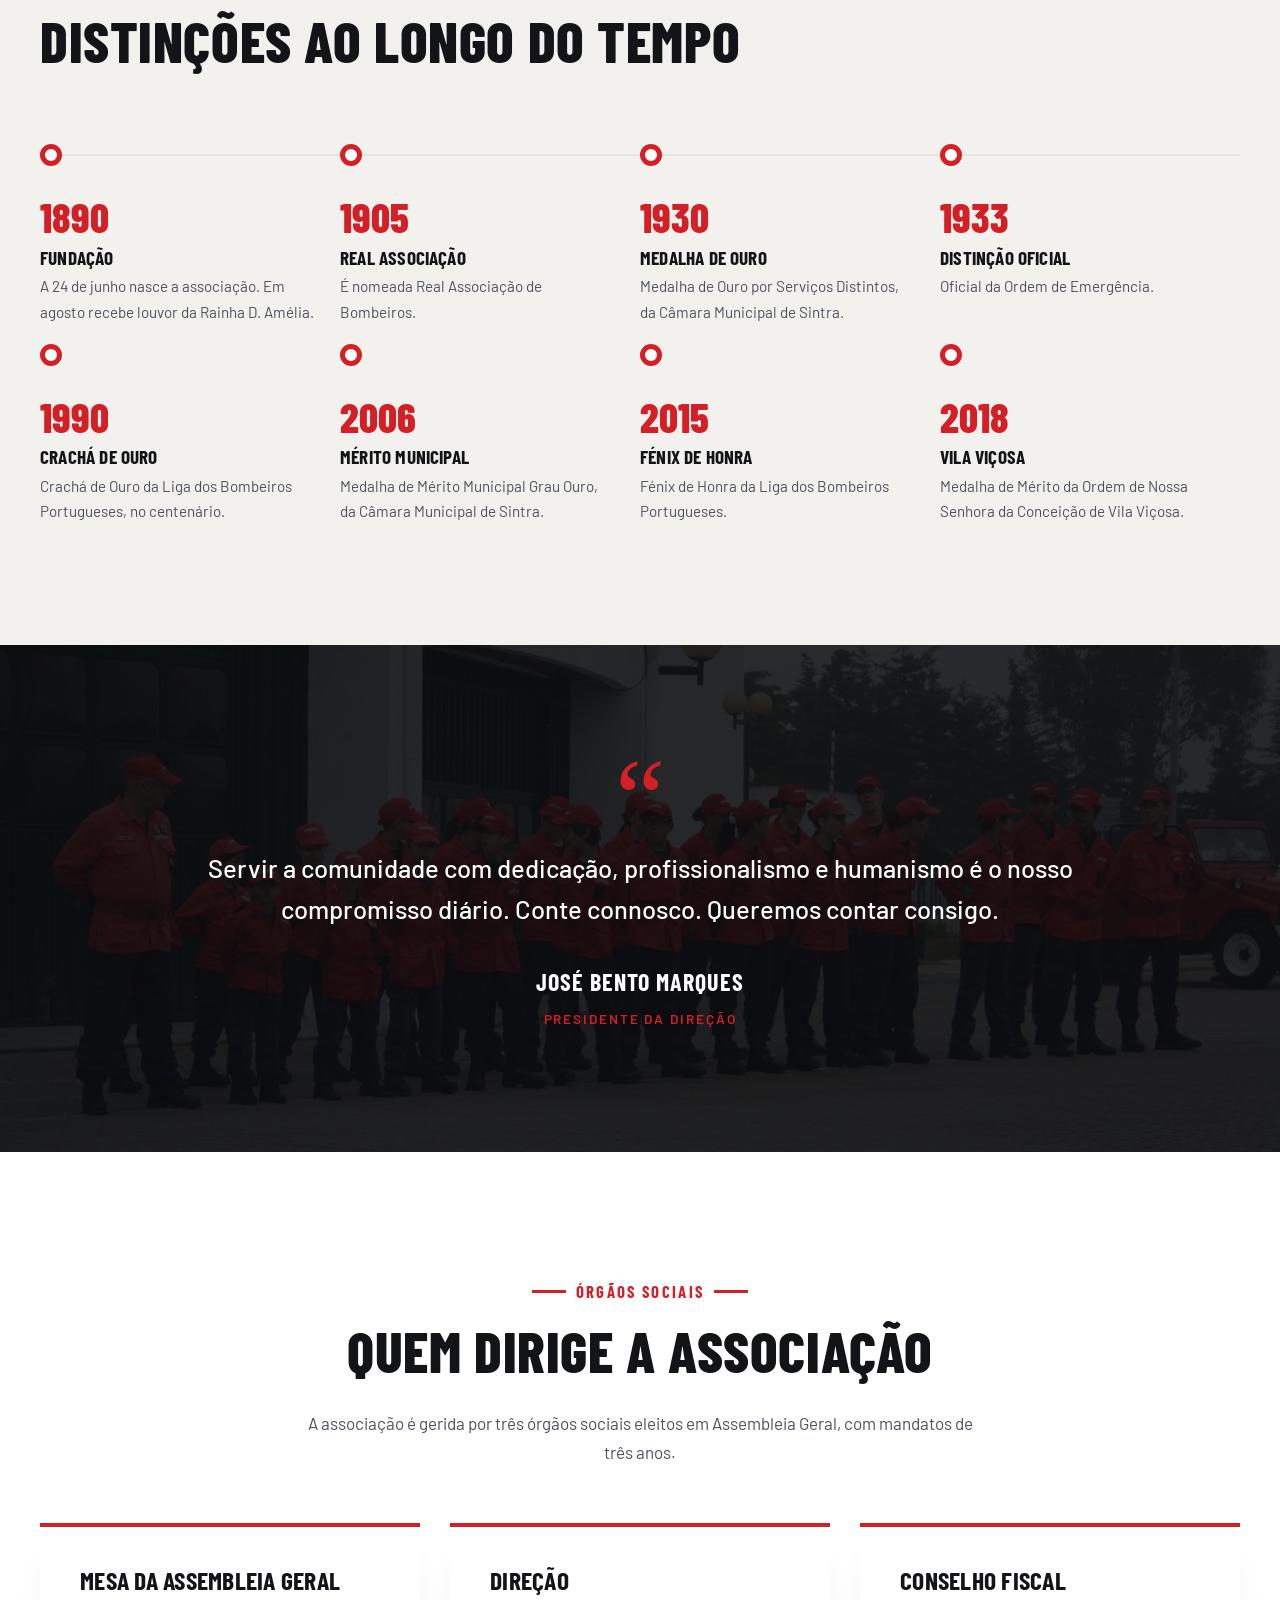
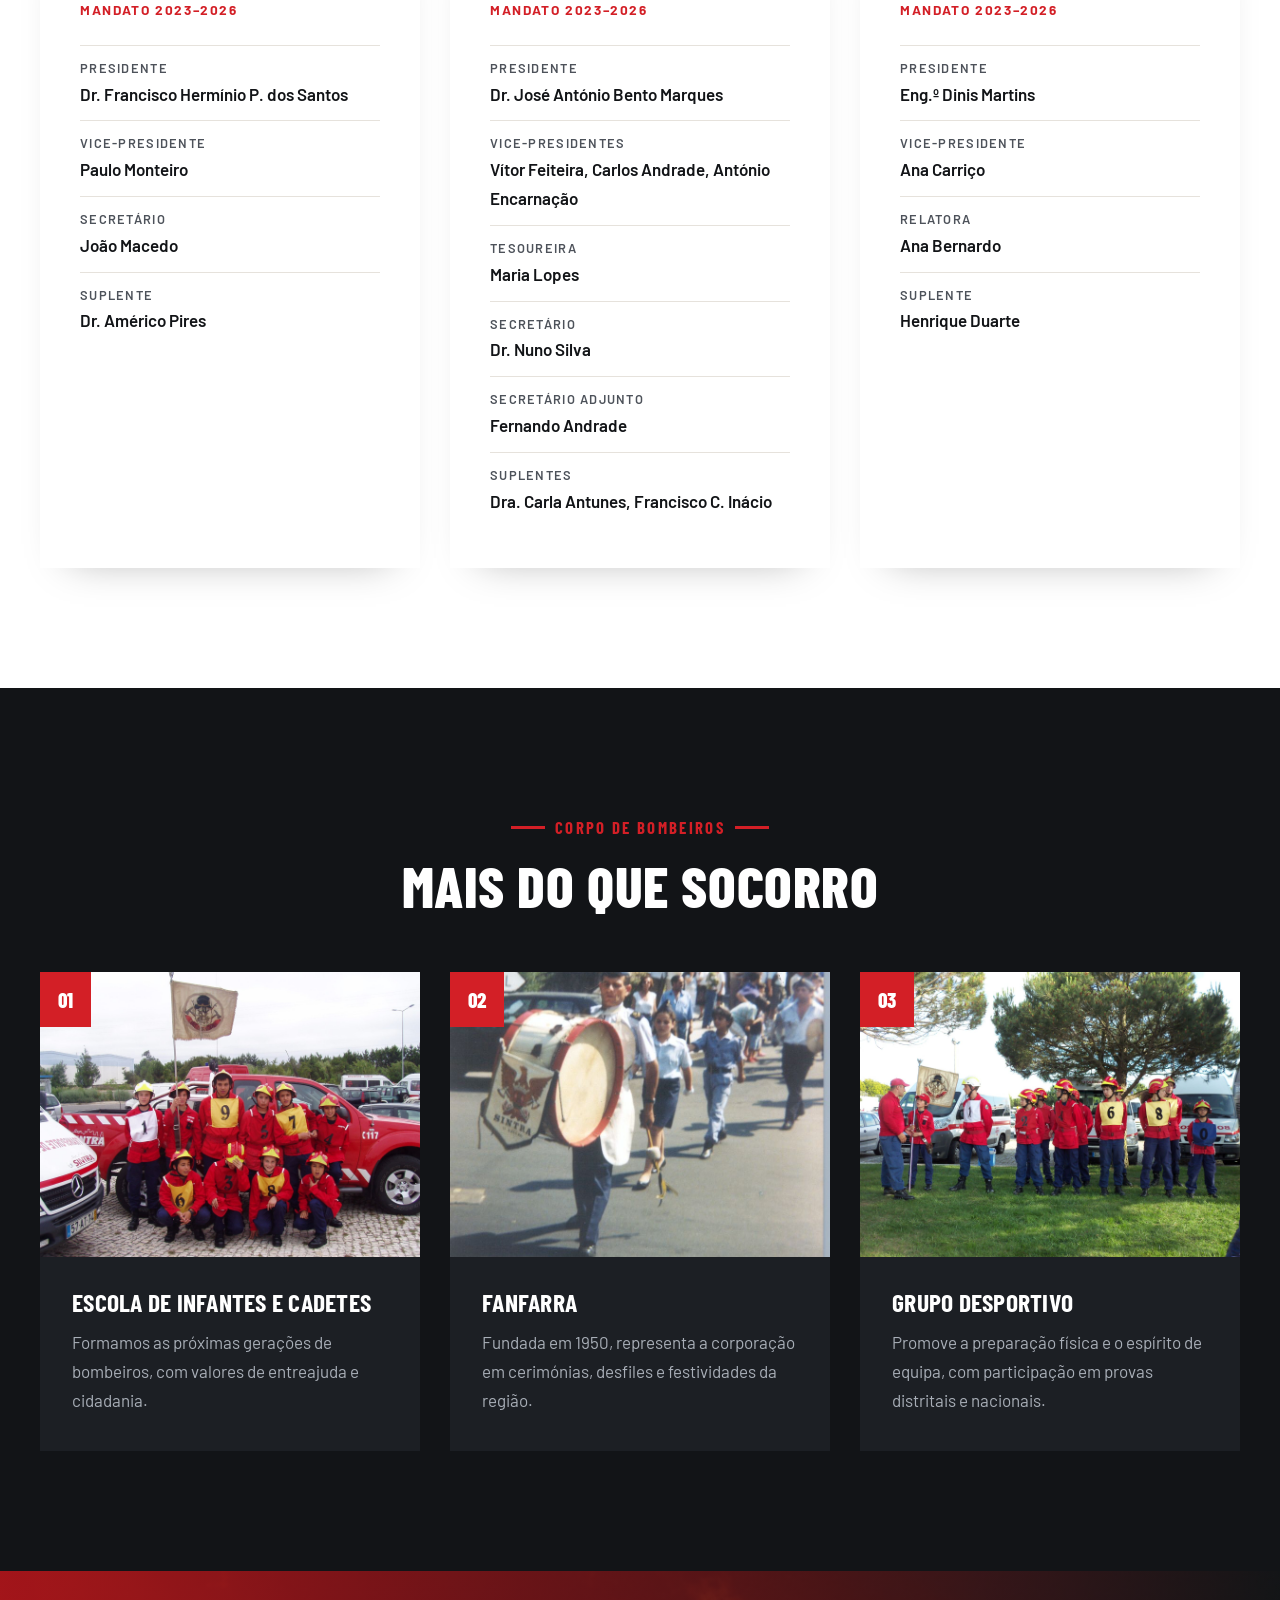
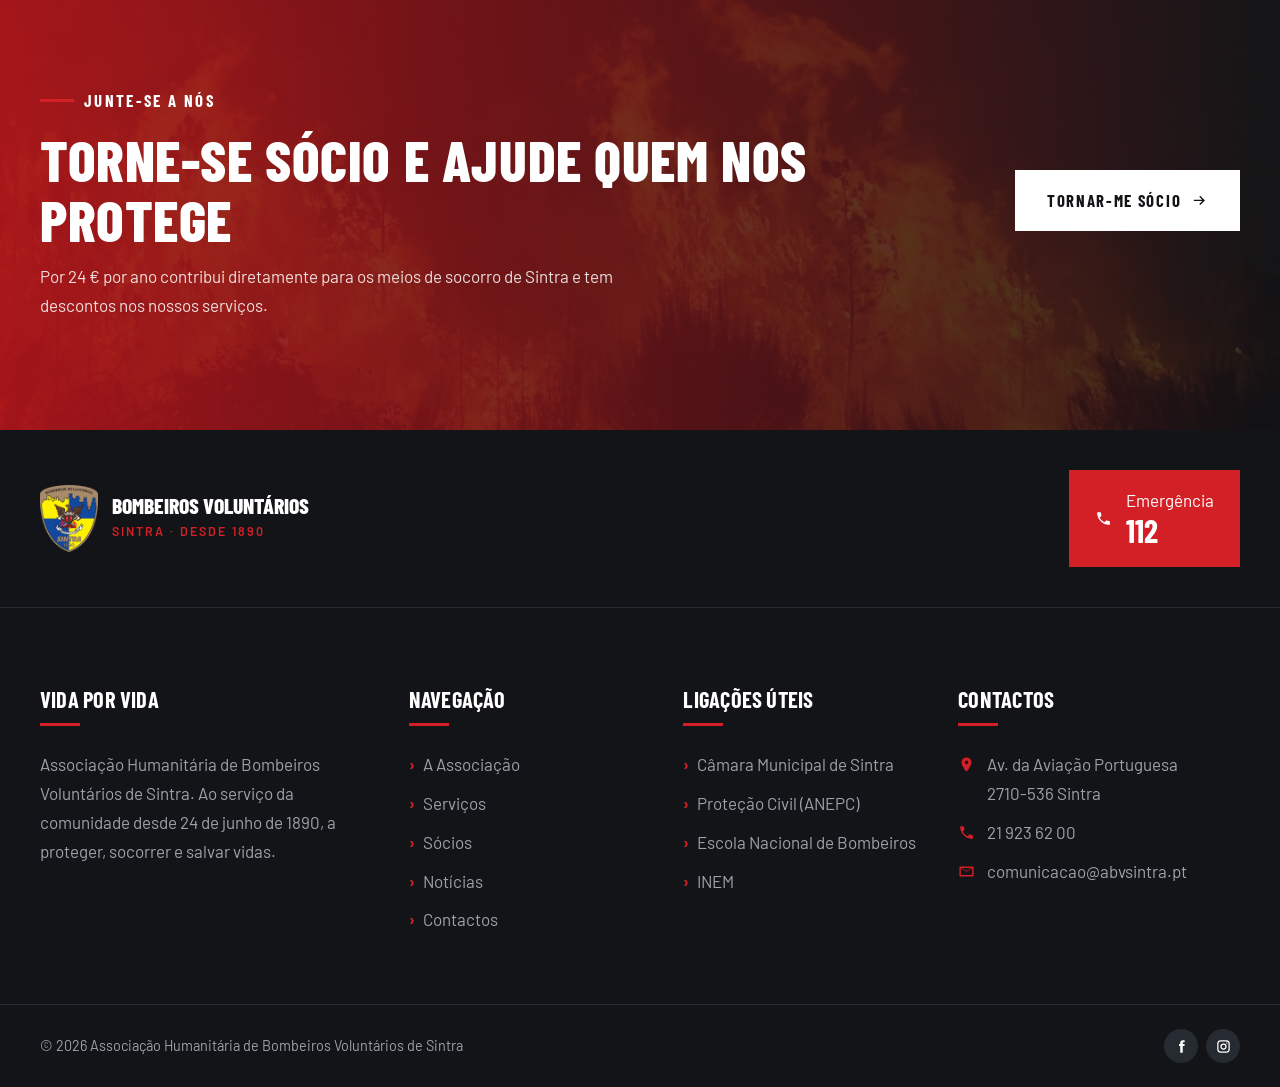
<file: sobre.html>
<!doctype html>
<html lang="pt-PT">
<head>
  <meta charset="utf-8">
  <meta name="viewport" content="width=device-width, initial-scale=1">
  <title>A Associação | Bombeiros Voluntários de Sintra</title>
  <meta name="description" content="História, missão, distinções e órgãos sociais da Associação Humanitária de Bombeiros Voluntários de Sintra.">
  <meta name="theme-color" content="#d31f26">
  <link rel="icon" href="assets/img/logo-abvsintra.png" type="image/png">
  <link rel="preconnect" href="https://fonts.googleapis.com">
  <link rel="preconnect" href="https://fonts.gstatic.com" crossorigin>
  <link href="https://fonts.googleapis.com/css2?family=Barlow+Condensed:wght@600;700;800&family=Barlow:wght@400;500;600;700&display=swap" rel="stylesheet">
  <link rel="stylesheet" href="assets/css/style.css">
</head>
<body>
  <svg width="0" height="0" style="position:absolute" aria-hidden="true">
    <symbol id="i-phone" viewBox="0 0 24 24"><path d="M6.6 10.8a15.1 15.1 0 0 0 6.6 6.6l2.2-2.2a1 1 0 0 1 1-.25 11.4 11.4 0 0 0 3.6.57 1 1 0 0 1 1 1V20a1 1 0 0 1-1 1A17 17 0 0 1 3 4a1 1 0 0 1 1-1h3.5a1 1 0 0 1 1 1c0 1.25.2 2.45.57 3.57a1 1 0 0 1-.25 1z"/></symbol>
    <symbol id="i-mail" viewBox="0 0 24 24"><path d="M3 5h18a1 1 0 0 1 1 1v12a1 1 0 0 1-1 1H3a1 1 0 0 1-1-1V6a1 1 0 0 1 1-1zm9 7.2L4 7.3V17h16V7.3zM5.2 7l6.8 4.2L18.8 7z"/></symbol>
    <symbol id="i-pin" viewBox="0 0 24 24"><path d="M12 2a7 7 0 0 1 7 7c0 5.2-7 13-7 13S5 14.2 5 9a7 7 0 0 1 7-7zm0 4.5A2.5 2.5 0 1 0 12 11.5 2.5 2.5 0 0 0 12 6.5z"/></symbol>
    <symbol id="i-clock" viewBox="0 0 24 24"><path d="M12 2a10 10 0 1 1 0 20 10 10 0 0 1 0-20zm0 2a8 8 0 1 0 0 16 8 8 0 0 0 0-16zm1 3v4.6l3.5 2.1-1 1.7L11 12.7V7z"/></symbol>
    <symbol id="i-fire" viewBox="0 0 24 24"><path d="M12 2s1 3.2-1.3 6.2C9 10.4 7 12 7 15a5 5 0 0 0 10 0c0-2-1-3.5-1-3.5s-.3 1.8-1.8 2.5c.6-3.3-.7-6.6-2.2-8C12.8 4 12 2 12 2zm0 20a7 7 0 0 1-7-7c0-3.8 2.5-6 4.1-8.1C10.6 5 11 3.3 10.9 1c3.8 1.5 8.1 6.4 8.1 12 0 .7 0 1.4-.1 2A7 7 0 0 1 12 22z"/></symbol>
    <symbol id="i-pulse" viewBox="0 0 24 24"><path d="M12 21s-8-5.2-8-11a4.5 4.5 0 0 1 8-2.8A4.5 4.5 0 0 1 20 10c0 .7-.1 1.4-.3 2H15l-1.5-2.5-2.5 5-1.5-2.5H4.9C6.6 16.6 12 20 12 20zM3 13h5.4l1.1 1.8 2.5-5 2 3.2H22v2h-7.1L13.5 12 11 17l-2.4-4H3z"/></symbol>
    <symbol id="i-shield" viewBox="0 0 24 24"><path d="M12 2l8 3v6c0 5-3.4 9.7-8 11-4.6-1.3-8-6-8-11V5zm-1 13.6l6.2-6.2-1.4-1.4L11 12.8 8.2 10l-1.4 1.4z"/></symbol>
    <symbol id="i-hands" viewBox="0 0 24 24"><path d="M16 11a3 3 0 1 0 0-6 3 3 0 0 0 0 6zm-8 0a3 3 0 1 0 0-6 3 3 0 0 0 0 6zm0 2c-2.7 0-8 1.3-8 4v3h16v-3c0-2.7-5.3-4-8-4zm8 0c-.3 0-.7 0-1.1.1A4.2 4.2 0 0 1 17 17v3h7v-3c0-2.7-5.3-4-8-4z"/></symbol>
    <symbol id="i-check" viewBox="0 0 24 24"><path d="M12 2a10 10 0 1 1 0 20 10 10 0 0 1 0-20zm-1.2 13.6l6.4-6.4-1.4-1.4-5 5-2.4-2.4-1.4 1.4z"/></symbol>
    <symbol id="i-arrow" viewBox="0 0 24 24"><path d="M13.2 5.3l6.7 6.7-6.7 6.7-1.4-1.4 4.3-4.3H4v-2h12.1l-4.3-4.3z"/></symbol>
    <symbol id="i-facebook" viewBox="0 0 24 24"><path d="M14 8V6.2c0-.8.2-1.2 1.4-1.2H17V2h-2.6C11.3 2 10 3.5 10 6v2H8v3h2v11h4V11h2.7l.3-3z"/></symbol>
    <symbol id="i-ambulance" viewBox="0 0 24 24"><path d="M1 6h13v3h4l4 4.5V18h-2a2.5 2.5 0 0 1-5 0H9a2.5 2.5 0 0 1-5 0H1zm13 5v3h6l-2.6-3zM6.5 19.2a1.2 1.2 0 1 0 0-2.4 1.2 1.2 0 0 0 0 2.4zm10 0a1.2 1.2 0 1 0 0-2.4 1.2 1.2 0 0 0 0 2.4zM6.5 8v2h-2v2h2v2h2v-2h2v-2h-2V8z"/></symbol>
    <symbol id="i-heart" viewBox="0 0 24 24"><path d="M12 21s-8.5-5.3-8.5-11.3A4.7 4.7 0 0 1 12 6.9a4.7 4.7 0 0 1 8.5 2.8C20.5 15.7 12 21 12 21zm-1-11v2.5H8.5v2H11V17h2v-2.5h2.5v-2H13V10z"/></symbol>
    <symbol id="i-instagram" viewBox="0 0 24 24"><path d="M7.5 2h9A5.5 5.5 0 0 1 22 7.5v9a5.5 5.5 0 0 1-5.5 5.5h-9A5.5 5.5 0 0 1 2 16.5v-9A5.5 5.5 0 0 1 7.5 2zm0 2A3.5 3.5 0 0 0 4 7.5v9A3.5 3.5 0 0 0 7.5 20h9a3.5 3.5 0 0 0 3.5-3.5v-9A3.5 3.5 0 0 0 16.5 4zM12 7a5 5 0 1 1 0 10 5 5 0 0 1 0-10zm0 2a3 3 0 1 0 0 6 3 3 0 0 0 0-6zm5.3-3.3a1 1 0 1 1 0 2 1 1 0 0 1 0-2z"/></symbol>
  </svg>

  <a class="skip-link" href="#conteudo">Saltar para o conteúdo</a>

  <div class="topbar">
    <div class="container">
      <ul class="info">
        <li><svg class="icon" aria-hidden="true"><use href="#i-pin"/></svg>Av. da Aviação Portuguesa, 2710-536 Sintra</li>
        <li class="hide-sm"><svg class="icon" aria-hidden="true"><use href="#i-mail"/></svg><a href="mailto:comunicacao@abvsintra.pt">comunicacao@abvsintra.pt</a></li>
        <li class="hide-sm"><svg class="icon" aria-hidden="true"><use href="#i-clock"/></svg>Ao serviço 24 horas por dia</li>
      </ul>
      <a class="live-occ" href="ocorrencias.html">
        <span class="live-dot" aria-hidden="true"></span>
        <span><strong data-occ-count>3</strong> <span data-occ-label>ocorrências ativas</span></span>
      </a>
    </div>
  </div>

  <header class="site-header">
    <div class="container">
      <a class="brand" href="index.html">
        <img src="assets/img/logo-abvsintra.png" alt="Emblema dos Bombeiros Voluntários de Sintra" width="58" height="67">
        <span><strong>Bombeiros Voluntários</strong><small>Sintra · desde 1890</small></span>
      </a>
      <nav class="nav" id="menu" aria-label="Menu principal">
        <ul>
          <li><a href="index.html">Início</a></li>
          <li><a href="sobre.html" aria-current="page">A Associação</a></li>
          <li><a href="servicos.html">Serviços</a></li>
          <li><a href="socios.html">Sócios</a></li>
          <li><a href="noticias.html">Notícias</a></li>
          <li><a href="contactos.html">Contactos</a></li>
        </ul>
      </nav>
      <a class="header-call" href="tel:112">
        <span class="ring"><svg class="icon" aria-hidden="true"><use href="#i-phone"/></svg></span>
        <span><small>Emergência</small><strong>112</strong></span>
      </a>
      <button class="nav-toggle" aria-expanded="false" aria-controls="menu" aria-label="Abrir menu">
        <span></span><span></span><span></span>
      </button>
    </div>
  </header>

  <main id="conteudo">

    <section class="page-header" style="background-image:url('assets/img/fotos/cerimonia.jpg')">
      <div class="container">
        <h1>A Associação</h1>
        <ul class="breadcrumb"><li><a href="index.html">Início</a></li><li>A Associação</li></ul>
      </div>
    </section>

    <section class="section">
      <div class="container about-grid">
        <div class="about-media reveal">
          <img class="main" src="assets/img/fotos/centenario.jpg" alt="Fachada histórica do quartel no centenário da associação" style="aspect-ratio:4/5">
          <img class="small" src="assets/img/fotos/viatura-historica.jpg" alt="Viatura histórica dos Bombeiros de Sintra">
          <div class="badge"><strong>1890</strong><span>Fundação</span></div>
        </div>
        <div class="reveal">
          <div class="tagline">A nossa história</div>
          <h2>Mais de um século ao serviço de Sintra</h2>
          <p>A Associação dos Bombeiros Voluntários de Sintra é, juntamente com a congénere de Colares, uma das mais antigas associações do concelho, prestando socorro e desempenhando missões humanitárias desde 24 de junho de 1890.</p>
          <p>Integra o Comando Sub-regional da Grande Lisboa, na Zona Operacional 2, que reúne os nove corpos de bombeiros do concelho. A área de atuação abrange as freguesias de São Martinho, Santa Maria e São Miguel, Terrugem e São João das Lampas, com cerca de 50 000 habitantes, e a zona marítima entre a praia do Magoito e a praia de São Julião.</p>
          <ul class="checklist">
            <li><svg class="icon" aria-hidden="true"><use href="#i-check"/></svg>Real Associação desde 1905</li>
            <li><svg class="icon" aria-hidden="true"><use href="#i-check"/></svg>Crachá de Ouro da LBP</li>
            <li><svg class="icon" aria-hidden="true"><use href="#i-check"/></svg>Fénix de Honra da LBP</li>
            <li><svg class="icon" aria-hidden="true"><use href="#i-check"/></svg>Medalha de Ouro de Sintra</li>
          </ul>
        </div>
      </div>
    </section>

    <section class="section section-gray">
      <div class="container">
        <div class="section-title">
          <div class="tagline">Marcos históricos</div>
          <h2>Distinções ao longo do tempo</h2>
        </div>
        <div class="timeline">
          <div class="timeline-item reveal"><div class="year">1890</div><h4>Fundação</h4><p>A 24 de junho nasce a associação. Em agosto recebe louvor da Rainha D. Amélia.</p></div>
          <div class="timeline-item reveal"><div class="year">1905</div><h4>Real Associação</h4><p>É nomeada Real Associação de Bombeiros.</p></div>
          <div class="timeline-item reveal"><div class="year">1930</div><h4>Medalha de Ouro</h4><p>Medalha de Ouro por Serviços Distintos, da Câmara Municipal de Sintra.</p></div>
          <div class="timeline-item reveal"><div class="year">1933</div><h4>Distinção oficial</h4><p>Oficial da Ordem de Emergência.</p></div>
          <div class="timeline-item reveal"><div class="year">1990</div><h4>Crachá de Ouro</h4><p>Crachá de Ouro da Liga dos Bombeiros Portugueses, no centenário.</p></div>
          <div class="timeline-item reveal"><div class="year">2006</div><h4>Mérito Municipal</h4><p>Medalha de Mérito Municipal Grau Ouro, da Câmara Municipal de Sintra.</p></div>
          <div class="timeline-item reveal"><div class="year">2015</div><h4>Fénix de Honra</h4><p>Fénix de Honra da Liga dos Bombeiros Portugueses.</p></div>
          <div class="timeline-item reveal"><div class="year">2018</div><h4>Vila Viçosa</h4><p>Medalha de Mérito da Ordem de Nossa Senhora da Conceição de Vila Viçosa.</p></div>
        </div>
      </div>
    </section>

    <section class="section quote-section" style="background-image:url('assets/img/fotos/formatura-quartel.jpg')">
      <div class="container">
        <div class="quote-box reveal">
          <span class="mark" aria-hidden="true">“</span>
          <blockquote>Servir a comunidade com dedicação, profissionalismo e humanismo é o nosso compromisso diário. Conte connosco. Queremos contar consigo.</blockquote>
          <cite><strong>José Bento Marques</strong><span>Presidente da Direção</span></cite>
        </div>
      </div>
    </section>

    <section class="section">
      <div class="container">
        <div class="section-title center">
          <div class="tagline center">Órgãos sociais</div>
          <h2>Quem dirige a associação</h2>
          <p>A associação é gerida por três órgãos sociais eleitos em Assembleia Geral, com mandatos de três anos.</p>
        </div>
        <div class="board">
          <div class="board-card reveal">
            <h3>Mesa da Assembleia Geral</h3>
            <div class="term">Mandato 2023–2026</div>
            <ul>
              <li><span>Presidente</span><strong>Dr. Francisco Hermínio P. dos Santos</strong></li>
              <li><span>Vice-Presidente</span><strong>Paulo Monteiro</strong></li>
              <li><span>Secretário</span><strong>João Macedo</strong></li>
              <li><span>Suplente</span><strong>Dr. Américo Pires</strong></li>
            </ul>
          </div>
          <div class="board-card reveal">
            <h3>Direção</h3>
            <div class="term">Mandato 2023–2026</div>
            <ul>
              <li><span>Presidente</span><strong>Dr. José António Bento Marques</strong></li>
              <li><span>Vice-Presidentes</span><strong>Vítor Feiteira, Carlos Andrade, António Encarnação</strong></li>
              <li><span>Tesoureira</span><strong>Maria Lopes</strong></li>
              <li><span>Secretário</span><strong>Dr. Nuno Silva</strong></li>
              <li><span>Secretário Adjunto</span><strong>Fernando Andrade</strong></li>
              <li><span>Suplentes</span><strong>Dra. Carla Antunes, Francisco C. Inácio</strong></li>
            </ul>
          </div>
          <div class="board-card reveal">
            <h3>Conselho Fiscal</h3>
            <div class="term">Mandato 2023–2026</div>
            <ul>
              <li><span>Presidente</span><strong>Eng.º Dinis Martins</strong></li>
              <li><span>Vice-Presidente</span><strong>Ana Carriço</strong></li>
              <li><span>Relatora</span><strong>Ana Bernardo</strong></li>
              <li><span>Suplente</span><strong>Henrique Duarte</strong></li>
            </ul>
          </div>
        </div>
      </div>
    </section>

    <section class="section section-dark on-dark">
      <div class="container">
        <div class="section-title center">
          <div class="tagline center">Corpo de bombeiros</div>
          <h2>Mais do que socorro</h2>
        </div>
        <div class="services-grid">
          <article class="service-card reveal">
            <div class="img"><img src="assets/img/fotos/cadetes.jpg" alt="Escola de Infantes e Cadetes" loading="lazy"><span class="num">01</span></div>
            <div class="body"><h3>Escola de Infantes e Cadetes</h3><p>Formamos as próximas gerações de bombeiros, com valores de entreajuda e cidadania.</p></div>
          </article>
          <article class="service-card reveal">
            <div class="img"><img src="assets/img/fotos/fanfarra.jpg" alt="Fanfarra" loading="lazy"><span class="num">02</span></div>
            <div class="body"><h3>Fanfarra</h3><p>Fundada em 1950, representa a corporação em cerimónias, desfiles e festividades da região.</p></div>
          </article>
          <article class="service-card reveal">
            <div class="img"><img src="assets/img/fotos/grupo-desportivo.jpg" alt="Grupo Desportivo" loading="lazy"><span class="num">03</span></div>
            <div class="body"><h3>Grupo Desportivo</h3><p>Promove a preparação física e o espírito de equipa, com participação em provas distritais e nacionais.</p></div>
          </article>
        </div>
      </div>
    </section>

    <section class="cta-band" style="background-image:url('assets/img/fotos/chamas.jpg')">
      <div class="container">
        <div>
          <div class="tagline" style="color:#fff">Junte-se a nós</div>
          <h2>Torne-se sócio e ajude quem nos protege</h2>
          <p>Por 24 € por ano contribui diretamente para os meios de socorro de Sintra e tem descontos nos nossos serviços.</p>
        </div>
        <a class="btn btn-white" href="socios.html">Tornar-me sócio <svg class="icon" aria-hidden="true"><use href="#i-arrow"/></svg></a>
      </div>
    </section>

  </main>

  <footer class="site-footer">
    <div class="footer-top">
      <div class="container">
        <a class="brand" href="index.html">
          <img src="assets/img/logo-abvsintra.png" alt="" width="58" height="67">
          <span><strong>Bombeiros Voluntários</strong><small>Sintra · desde 1890</small></span>
        </a>
        <a class="footer-emergency" href="tel:112"><svg class="icon" aria-hidden="true"><use href="#i-phone"/></svg><span>Emergência<br><strong>112</strong></span></a>
      </div>
    </div>
    <div class="footer-main">
      <div class="container footer-grid">
        <div>
          <h4>Vida por vida</h4>
          <p>Associação Humanitária de Bombeiros Voluntários de Sintra. Ao serviço da comunidade desde 24 de junho de 1890, a proteger, socorrer e salvar vidas.</p>
        </div>
        <div>
          <h4>Navegação</h4>
          <ul class="footer-links">
            <li><a href="sobre.html">A Associação</a></li>
            <li><a href="servicos.html">Serviços</a></li>
            <li><a href="socios.html">Sócios</a></li>
            <li><a href="noticias.html">Notícias</a></li>
            <li><a href="contactos.html">Contactos</a></li>
          </ul>
        </div>
        <div>
          <h4>Ligações úteis</h4>
          <ul class="footer-links">
            <li><a href="https://www.cm-sintra.pt/" target="_blank" rel="noopener">Câmara Municipal de Sintra</a></li>
            <li><a href="https://www.prociv.gov.pt/" target="_blank" rel="noopener">Proteção Civil (ANEPC)</a></li>
            <li><a href="https://www.enb.pt/" target="_blank" rel="noopener">Escola Nacional de Bombeiros</a></li>
            <li><a href="https://www.inem.pt/" target="_blank" rel="noopener">INEM</a></li>
          </ul>
        </div>
        <div>
          <h4>Contactos</h4>
          <ul class="footer-contact">
            <li><svg class="icon" aria-hidden="true"><use href="#i-pin"/></svg><span>Av. da Aviação Portuguesa<br>2710-536 Sintra</span></li>
            <li><svg class="icon" aria-hidden="true"><use href="#i-phone"/></svg><a href="tel:+351219236200">21 923 62 00</a></li>
            <li><svg class="icon" aria-hidden="true"><use href="#i-mail"/></svg><a href="mailto:comunicacao@abvsintra.pt">comunicacao@abvsintra.pt</a></li>
          </ul>
        </div>
      </div>
    </div>
    <div class="footer-bottom">
      <div class="container">
        <span>© <span data-year>2026</span> Associação Humanitária de Bombeiros Voluntários de Sintra</span>
        <ul class="footer-social">
          <li><a href="https://www.facebook.com/bombeirossintra/" aria-label="Facebook" target="_blank" rel="noopener"><svg class="icon" aria-hidden="true"><use href="#i-facebook"/></svg></a></li>
          <li><a href="https://www.instagram.com/bombeirossintra/" aria-label="Instagram" target="_blank" rel="noopener"><svg class="icon" aria-hidden="true"><use href="#i-instagram"/></svg></a></li>
        </ul>
      </div>
    </div>
  </footer>

  <script src="assets/js/main.js"></script>
</body>
</html>
</file>
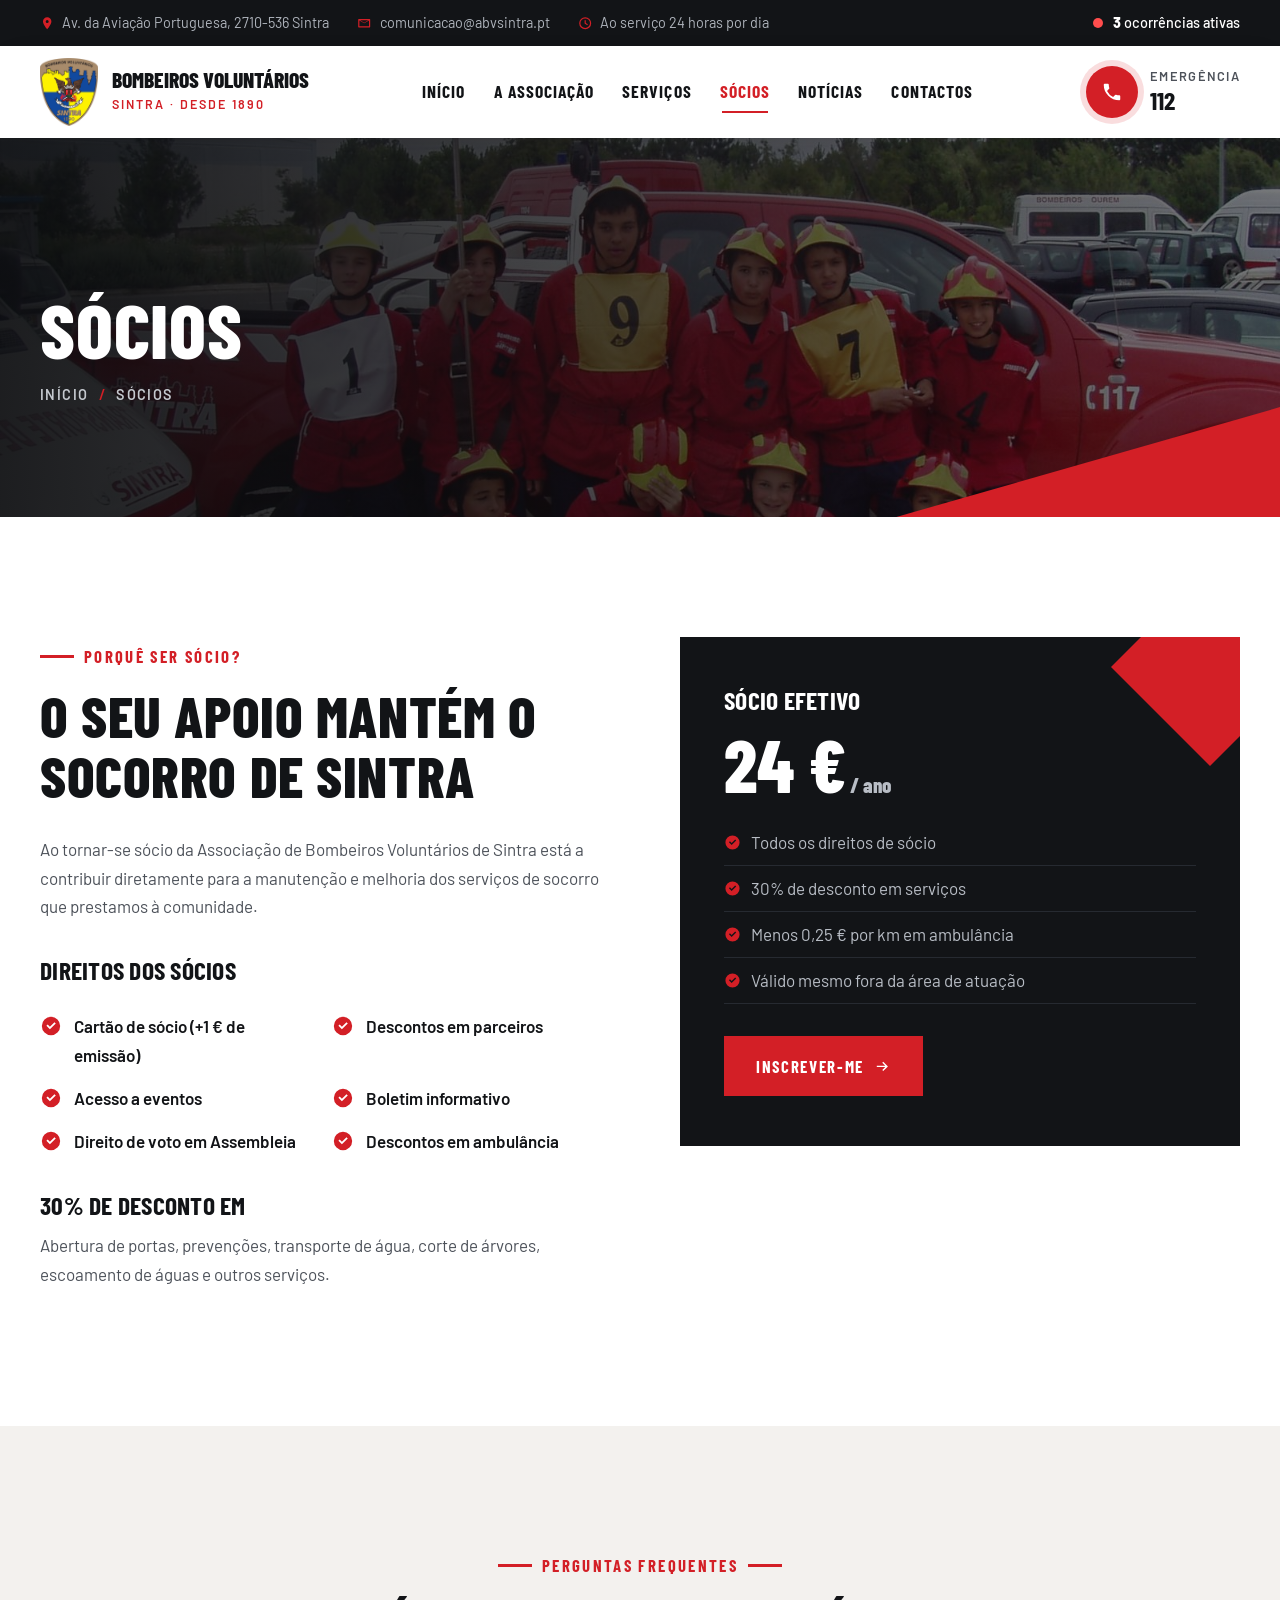
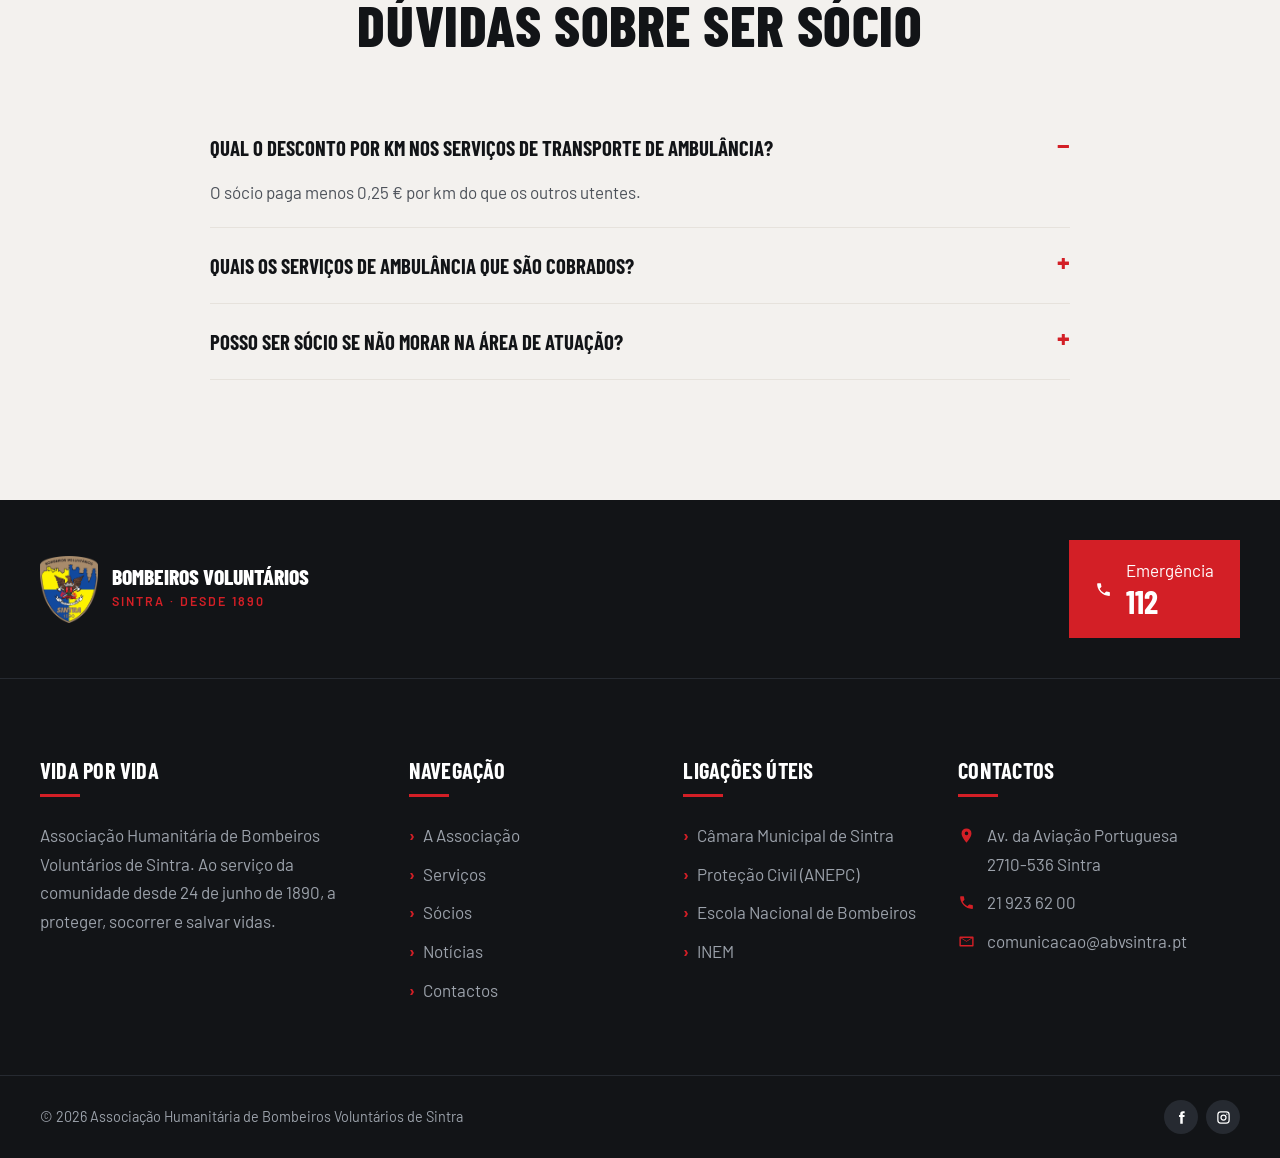
<file: socios.html>
<!doctype html>
<html lang="pt-PT">
<head>
  <meta charset="utf-8">
  <meta name="viewport" content="width=device-width, initial-scale=1">
  <title>Sócios | Bombeiros Voluntários de Sintra</title>
  <meta name="description" content="Torne-se sócio dos Bombeiros Voluntários de Sintra por 24 € por ano.">
  <meta name="theme-color" content="#d31f26">
  <link rel="icon" href="assets/img/logo-abvsintra.png" type="image/png">
  <link rel="preconnect" href="https://fonts.googleapis.com">
  <link rel="preconnect" href="https://fonts.gstatic.com" crossorigin>
  <link href="https://fonts.googleapis.com/css2?family=Barlow+Condensed:wght@600;700;800&family=Barlow:wght@400;500;600;700&display=swap" rel="stylesheet">
  <link rel="stylesheet" href="assets/css/style.css">
</head>
<body>
  <svg width="0" height="0" style="position:absolute" aria-hidden="true">
    <symbol id="i-phone" viewBox="0 0 24 24"><path d="M6.6 10.8a15.1 15.1 0 0 0 6.6 6.6l2.2-2.2a1 1 0 0 1 1-.25 11.4 11.4 0 0 0 3.6.57 1 1 0 0 1 1 1V20a1 1 0 0 1-1 1A17 17 0 0 1 3 4a1 1 0 0 1 1-1h3.5a1 1 0 0 1 1 1c0 1.25.2 2.45.57 3.57a1 1 0 0 1-.25 1z"/></symbol>
    <symbol id="i-mail" viewBox="0 0 24 24"><path d="M3 5h18a1 1 0 0 1 1 1v12a1 1 0 0 1-1 1H3a1 1 0 0 1-1-1V6a1 1 0 0 1 1-1zm9 7.2L4 7.3V17h16V7.3zM5.2 7l6.8 4.2L18.8 7z"/></symbol>
    <symbol id="i-pin" viewBox="0 0 24 24"><path d="M12 2a7 7 0 0 1 7 7c0 5.2-7 13-7 13S5 14.2 5 9a7 7 0 0 1 7-7zm0 4.5A2.5 2.5 0 1 0 12 11.5 2.5 2.5 0 0 0 12 6.5z"/></symbol>
    <symbol id="i-clock" viewBox="0 0 24 24"><path d="M12 2a10 10 0 1 1 0 20 10 10 0 0 1 0-20zm0 2a8 8 0 1 0 0 16 8 8 0 0 0 0-16zm1 3v4.6l3.5 2.1-1 1.7L11 12.7V7z"/></symbol>
    <symbol id="i-fire" viewBox="0 0 24 24"><path d="M12 2s1 3.2-1.3 6.2C9 10.4 7 12 7 15a5 5 0 0 0 10 0c0-2-1-3.5-1-3.5s-.3 1.8-1.8 2.5c.6-3.3-.7-6.6-2.2-8C12.8 4 12 2 12 2zm0 20a7 7 0 0 1-7-7c0-3.8 2.5-6 4.1-8.1C10.6 5 11 3.3 10.9 1c3.8 1.5 8.1 6.4 8.1 12 0 .7 0 1.4-.1 2A7 7 0 0 1 12 22z"/></symbol>
    <symbol id="i-pulse" viewBox="0 0 24 24"><path d="M12 21s-8-5.2-8-11a4.5 4.5 0 0 1 8-2.8A4.5 4.5 0 0 1 20 10c0 .7-.1 1.4-.3 2H15l-1.5-2.5-2.5 5-1.5-2.5H4.9C6.6 16.6 12 20 12 20zM3 13h5.4l1.1 1.8 2.5-5 2 3.2H22v2h-7.1L13.5 12 11 17l-2.4-4H3z"/></symbol>
    <symbol id="i-shield" viewBox="0 0 24 24"><path d="M12 2l8 3v6c0 5-3.4 9.7-8 11-4.6-1.3-8-6-8-11V5zm-1 13.6l6.2-6.2-1.4-1.4L11 12.8 8.2 10l-1.4 1.4z"/></symbol>
    <symbol id="i-hands" viewBox="0 0 24 24"><path d="M16 11a3 3 0 1 0 0-6 3 3 0 0 0 0 6zm-8 0a3 3 0 1 0 0-6 3 3 0 0 0 0 6zm0 2c-2.7 0-8 1.3-8 4v3h16v-3c0-2.7-5.3-4-8-4zm8 0c-.3 0-.7 0-1.1.1A4.2 4.2 0 0 1 17 17v3h7v-3c0-2.7-5.3-4-8-4z"/></symbol>
    <symbol id="i-check" viewBox="0 0 24 24"><path d="M12 2a10 10 0 1 1 0 20 10 10 0 0 1 0-20zm-1.2 13.6l6.4-6.4-1.4-1.4-5 5-2.4-2.4-1.4 1.4z"/></symbol>
    <symbol id="i-arrow" viewBox="0 0 24 24"><path d="M13.2 5.3l6.7 6.7-6.7 6.7-1.4-1.4 4.3-4.3H4v-2h12.1l-4.3-4.3z"/></symbol>
    <symbol id="i-facebook" viewBox="0 0 24 24"><path d="M14 8V6.2c0-.8.2-1.2 1.4-1.2H17V2h-2.6C11.3 2 10 3.5 10 6v2H8v3h2v11h4V11h2.7l.3-3z"/></symbol>
    <symbol id="i-ambulance" viewBox="0 0 24 24"><path d="M1 6h13v3h4l4 4.5V18h-2a2.5 2.5 0 0 1-5 0H9a2.5 2.5 0 0 1-5 0H1zm13 5v3h6l-2.6-3zM6.5 19.2a1.2 1.2 0 1 0 0-2.4 1.2 1.2 0 0 0 0 2.4zm10 0a1.2 1.2 0 1 0 0-2.4 1.2 1.2 0 0 0 0 2.4zM6.5 8v2h-2v2h2v2h2v-2h2v-2h-2V8z"/></symbol>
    <symbol id="i-heart" viewBox="0 0 24 24"><path d="M12 21s-8.5-5.3-8.5-11.3A4.7 4.7 0 0 1 12 6.9a4.7 4.7 0 0 1 8.5 2.8C20.5 15.7 12 21 12 21zm-1-11v2.5H8.5v2H11V17h2v-2.5h2.5v-2H13V10z"/></symbol>
    <symbol id="i-instagram" viewBox="0 0 24 24"><path d="M7.5 2h9A5.5 5.5 0 0 1 22 7.5v9a5.5 5.5 0 0 1-5.5 5.5h-9A5.5 5.5 0 0 1 2 16.5v-9A5.5 5.5 0 0 1 7.5 2zm0 2A3.5 3.5 0 0 0 4 7.5v9A3.5 3.5 0 0 0 7.5 20h9a3.5 3.5 0 0 0 3.5-3.5v-9A3.5 3.5 0 0 0 16.5 4zM12 7a5 5 0 1 1 0 10 5 5 0 0 1 0-10zm0 2a3 3 0 1 0 0 6 3 3 0 0 0 0-6zm5.3-3.3a1 1 0 1 1 0 2 1 1 0 0 1 0-2z"/></symbol>
  </svg>

  <a class="skip-link" href="#conteudo">Saltar para o conteúdo</a>

  <div class="topbar">
    <div class="container">
      <ul class="info">
        <li><svg class="icon" aria-hidden="true"><use href="#i-pin"/></svg>Av. da Aviação Portuguesa, 2710-536 Sintra</li>
        <li class="hide-sm"><svg class="icon" aria-hidden="true"><use href="#i-mail"/></svg><a href="mailto:comunicacao@abvsintra.pt">comunicacao@abvsintra.pt</a></li>
        <li class="hide-sm"><svg class="icon" aria-hidden="true"><use href="#i-clock"/></svg>Ao serviço 24 horas por dia</li>
      </ul>
      <a class="live-occ" href="ocorrencias.html">
        <span class="live-dot" aria-hidden="true"></span>
        <span><strong data-occ-count>3</strong> <span data-occ-label>ocorrências ativas</span></span>
      </a>
    </div>
  </div>

  <header class="site-header">
    <div class="container">
      <a class="brand" href="index.html">
        <img src="assets/img/logo-abvsintra.png" alt="Emblema dos Bombeiros Voluntários de Sintra" width="58" height="67">
        <span><strong>Bombeiros Voluntários</strong><small>Sintra · desde 1890</small></span>
      </a>
      <nav class="nav" id="menu" aria-label="Menu principal">
        <ul>
          <li><a href="index.html">Início</a></li>
          <li><a href="sobre.html">A Associação</a></li>
          <li><a href="servicos.html">Serviços</a></li>
          <li><a href="socios.html" aria-current="page">Sócios</a></li>
          <li><a href="noticias.html">Notícias</a></li>
          <li><a href="contactos.html">Contactos</a></li>
        </ul>
      </nav>
      <a class="header-call" href="tel:112">
        <span class="ring"><svg class="icon" aria-hidden="true"><use href="#i-phone"/></svg></span>
        <span><small>Emergência</small><strong>112</strong></span>
      </a>
      <button class="nav-toggle" aria-expanded="false" aria-controls="menu" aria-label="Abrir menu">
        <span></span><span></span><span></span>
      </button>
    </div>
  </header>

  <main id="conteudo">

    <section class="page-header" style="background-image:url('assets/img/fotos/cadetes.jpg')">
      <div class="container">
        <h1>Sócios</h1>
        <ul class="breadcrumb"><li><a href="index.html">Início</a></li><li>Sócios</li></ul>
      </div>
    </section>

    <section class="section">
      <div class="container about-grid" style="align-items:start">
        <div class="reveal">
          <div class="tagline">Porquê ser sócio?</div>
          <h2>O seu apoio mantém o socorro de Sintra</h2>
          <p>Ao tornar-se sócio da Associação de Bombeiros Voluntários de Sintra está a contribuir diretamente para a manutenção e melhoria dos serviços de socorro que prestamos à comunidade.</p>
          <h3 style="margin-top:36px">Direitos dos sócios</h3>
          <ul class="checklist">
            <li><svg class="icon" aria-hidden="true"><use href="#i-check"/></svg>Cartão de sócio (+1 € de emissão)</li>
            <li><svg class="icon" aria-hidden="true"><use href="#i-check"/></svg>Descontos em parceiros</li>
            <li><svg class="icon" aria-hidden="true"><use href="#i-check"/></svg>Acesso a eventos</li>
            <li><svg class="icon" aria-hidden="true"><use href="#i-check"/></svg>Boletim informativo</li>
            <li><svg class="icon" aria-hidden="true"><use href="#i-check"/></svg>Direito de voto em Assembleia</li>
            <li><svg class="icon" aria-hidden="true"><use href="#i-check"/></svg>Descontos em ambulância</li>
          </ul>
          <h3>30% de desconto em</h3>
          <p>Abertura de portas, prevenções, transporte de água, corte de árvores, escoamento de águas e outros serviços.</p>
        </div>
        <div class="plan reveal">
          <h3>Sócio efetivo</h3>
          <div class="price">24 €<small> / ano</small></div>
          <ul>
            <li><svg class="icon" aria-hidden="true"><use href="#i-check"/></svg>Todos os direitos de sócio</li>
            <li><svg class="icon" aria-hidden="true"><use href="#i-check"/></svg>30% de desconto em serviços</li>
            <li><svg class="icon" aria-hidden="true"><use href="#i-check"/></svg>Menos 0,25 € por km em ambulância</li>
            <li><svg class="icon" aria-hidden="true"><use href="#i-check"/></svg>Válido mesmo fora da área de atuação</li>
          </ul>
          <a class="btn btn-red" href="contactos.html">Inscrever-me <svg class="icon" aria-hidden="true"><use href="#i-arrow"/></svg></a>
        </div>
      </div>
    </section>

    <section class="section section-gray">
      <div class="container" style="max-width:900px">
        <div class="section-title center">
          <div class="tagline center">Perguntas frequentes</div>
          <h2>Dúvidas sobre ser sócio</h2>
        </div>
        <div class="faq">
          <details open><summary>Qual o desconto por km nos serviços de transporte de ambulância?</summary><p>O sócio paga menos 0,25 € por km do que os outros utentes.</p></details>
          <details><summary>Quais os serviços de ambulância que são cobrados?</summary><p>Os Bombeiros Voluntários de Sintra apenas cobram os serviços considerados não urgentes e que não sejam requisitados pelas entidades competentes.</p></details>
          <details><summary>Posso ser sócio se não morar na área de atuação?</summary><p>Sim. Pode usufruir de todos os direitos conferidos aos sócios, bem como de descontos em todos os serviços, urgentes e não urgentes.</p></details>
        </div>
      </div>
    </section>

  </main>

  <footer class="site-footer">
    <div class="footer-top">
      <div class="container">
        <a class="brand" href="index.html">
          <img src="assets/img/logo-abvsintra.png" alt="" width="58" height="67">
          <span><strong>Bombeiros Voluntários</strong><small>Sintra · desde 1890</small></span>
        </a>
        <a class="footer-emergency" href="tel:112"><svg class="icon" aria-hidden="true"><use href="#i-phone"/></svg><span>Emergência<br><strong>112</strong></span></a>
      </div>
    </div>
    <div class="footer-main">
      <div class="container footer-grid">
        <div>
          <h4>Vida por vida</h4>
          <p>Associação Humanitária de Bombeiros Voluntários de Sintra. Ao serviço da comunidade desde 24 de junho de 1890, a proteger, socorrer e salvar vidas.</p>
        </div>
        <div>
          <h4>Navegação</h4>
          <ul class="footer-links">
            <li><a href="sobre.html">A Associação</a></li>
            <li><a href="servicos.html">Serviços</a></li>
            <li><a href="socios.html">Sócios</a></li>
            <li><a href="noticias.html">Notícias</a></li>
            <li><a href="contactos.html">Contactos</a></li>
          </ul>
        </div>
        <div>
          <h4>Ligações úteis</h4>
          <ul class="footer-links">
            <li><a href="https://www.cm-sintra.pt/" target="_blank" rel="noopener">Câmara Municipal de Sintra</a></li>
            <li><a href="https://www.prociv.gov.pt/" target="_blank" rel="noopener">Proteção Civil (ANEPC)</a></li>
            <li><a href="https://www.enb.pt/" target="_blank" rel="noopener">Escola Nacional de Bombeiros</a></li>
            <li><a href="https://www.inem.pt/" target="_blank" rel="noopener">INEM</a></li>
          </ul>
        </div>
        <div>
          <h4>Contactos</h4>
          <ul class="footer-contact">
            <li><svg class="icon" aria-hidden="true"><use href="#i-pin"/></svg><span>Av. da Aviação Portuguesa<br>2710-536 Sintra</span></li>
            <li><svg class="icon" aria-hidden="true"><use href="#i-phone"/></svg><a href="tel:+351219236200">21 923 62 00</a></li>
            <li><svg class="icon" aria-hidden="true"><use href="#i-mail"/></svg><a href="mailto:comunicacao@abvsintra.pt">comunicacao@abvsintra.pt</a></li>
          </ul>
        </div>
      </div>
    </div>
    <div class="footer-bottom">
      <div class="container">
        <span>© <span data-year>2026</span> Associação Humanitária de Bombeiros Voluntários de Sintra</span>
        <ul class="footer-social">
          <li><a href="https://www.facebook.com/bombeirossintra/" aria-label="Facebook" target="_blank" rel="noopener"><svg class="icon" aria-hidden="true"><use href="#i-facebook"/></svg></a></li>
          <li><a href="https://www.instagram.com/bombeirossintra/" aria-label="Instagram" target="_blank" rel="noopener"><svg class="icon" aria-hidden="true"><use href="#i-instagram"/></svg></a></li>
        </ul>
      </div>
    </div>
  </footer>

  <script src="assets/js/main.js"></script>
</body>
</html>
</file>
<file: assets/css/style.css>
/* ==========================================================================
   Bombeiros Voluntários de Sintra — folha de estilos
   ========================================================================== */

:root {
  --red: #d31f26;
  --red-dark: #a9151b;
  --dark: #121417;
  --dark-2: #1c1f24;
  --dark-3: #262a31;
  --gray: #f3f1ee;
  --line: #e6e2dc;
  --text: #4d525a;
  --heading: #121417;
  --white: #ffffff;
  --gold: #a38b6d;
  --max: 1240px;
  --font-head: "Barlow Condensed", "Arial Narrow", Arial, sans-serif;
  --font-body: "Barlow", "Helvetica Neue", Arial, sans-serif;
}

*, *::before, *::after { box-sizing: border-box; }
html { scroll-behavior: smooth; }
body {
  margin: 0;
  font-family: var(--font-body);
  font-size: 1.0625rem;
  line-height: 1.7;
  color: var(--text);
  background: var(--white);
  -webkit-font-smoothing: antialiased;
}
img { max-width: 100%; display: block; }
a { color: inherit; }
h1, h2, h3, h4 {
  font-family: var(--font-head);
  color: var(--heading);
  text-transform: uppercase;
  line-height: 1.05;
  margin: 0 0 0.5em;
  letter-spacing: 0.01em;
}
h1 { font-size: clamp(2.8rem, 7vw, 5.8rem); font-weight: 800; }
h2 { font-size: clamp(2.2rem, 4.6vw, 3.6rem); font-weight: 800; }
h3 { font-size: 1.6rem; font-weight: 700; }
p { margin: 0 0 1em; }

.container { width: 100%; max-width: var(--max); margin: 0 auto; padding: 0 20px; }
.icon { width: 1em; height: 1em; fill: currentColor; flex-shrink: 0; }

.skip-link { position: absolute; left: -9999px; top: 0; background: var(--red); color: #fff; padding: 10px 16px; z-index: 200; }
.skip-link:focus { left: 10px; top: 10px; }
:focus-visible { outline: 3px solid var(--red); outline-offset: 3px; }

.placeholder-tag {
  display: inline-block;
  font-family: var(--font-body);
  font-size: 0.7rem;
  font-weight: 700;
  letter-spacing: 0.08em;
  text-transform: uppercase;
  background: #ffc400;
  color: #111;
  padding: 2px 8px;
  border-radius: 3px;
  vertical-align: middle;
}

/* ---------- Títulos de secção ---------- */

.tagline {
  display: inline-flex;
  align-items: center;
  gap: 10px;
  font-family: var(--font-head);
  font-weight: 700;
  font-size: 1.05rem;
  letter-spacing: 0.14em;
  text-transform: uppercase;
  color: var(--red);
  margin-bottom: 14px;
}
.tagline::before, .tagline.center::after {
  content: "";
  width: 34px;
  height: 3px;
  background: var(--red);
}
.section-title { margin-bottom: 56px; }
.section-title.center { text-align: center; }
.section-title.center p { max-width: 40em; margin: 0 auto; }
.on-dark h2, .on-dark h3, .on-dark h4 { color: var(--white); }
.on-dark { color: #b8bdc5; }

/* ---------- Botões ---------- */

.btn {
  display: inline-flex;
  align-items: center;
  gap: 10px;
  font-family: var(--font-head);
  font-weight: 700;
  font-size: 1.05rem;
  letter-spacing: 0.1em;
  text-transform: uppercase;
  text-decoration: none;
  padding: 16px 32px;
  border: 0;
  cursor: pointer;
  position: relative;
  overflow: hidden;
  z-index: 0;
  transition: color 0.3s;
}
.btn::before {
  content: "";
  position: absolute;
  inset: 0;
  transform: scaleX(0);
  transform-origin: right;
  transition: transform 0.35s ease;
  z-index: -1;
}
.btn:hover::before { transform: scaleX(1); transform-origin: left; }
.btn-red { background: var(--red); color: var(--white); }
.btn-red::before { background: var(--dark); }
.btn-dark { background: var(--dark); color: var(--white); }
.btn-dark::before { background: var(--red); }
.btn-white { background: var(--white); color: var(--dark); }
.btn-white::before { background: var(--dark); }
.btn-white:hover { color: var(--white); }

/* ---------- Barra superior ---------- */

.topbar { background: var(--dark); color: #aeb3bb; font-size: 0.9rem; }
.topbar .container { display: flex; justify-content: space-between; align-items: center; gap: 16px; min-height: 46px; }
.topbar ul { list-style: none; margin: 0; padding: 0; display: flex; gap: 28px; }
.topbar li { display: flex; align-items: center; gap: 8px; }
.topbar .icon { color: var(--red); }
.topbar a { text-decoration: none; }
.topbar a:hover { color: var(--white); }
.topbar .social { gap: 8px; }
.topbar .social a {
  width: 30px; height: 30px; display: grid; place-items: center;
  background: var(--dark-3); color: var(--white); border-radius: 50%;
}
.topbar .social a:hover { background: var(--red); }
.topbar .social .icon { color: inherit; width: 14px; height: 14px; }

/* ---------- Cabeçalho ---------- */

.site-header {
  position: sticky;
  top: 0;
  z-index: 100;
  background: var(--white);
  box-shadow: 0 6px 30px -12px rgba(0, 0, 0, 0.18);
}
.site-header .container { display: flex; align-items: center; justify-content: space-between; gap: 24px; min-height: 92px; }
.brand { display: flex; align-items: center; gap: 14px; text-decoration: none; }
.brand img { width: 58px; height: auto; }
.brand strong {
  display: block;
  font-family: var(--font-head);
  font-weight: 800;
  font-size: 1.35rem;
  text-transform: uppercase;
  color: var(--heading);
  line-height: 1;
}
.brand small {
  display: block;
  font-size: 0.78rem;
  font-weight: 600;
  letter-spacing: 0.16em;
  text-transform: uppercase;
  color: var(--red);
  margin-top: 4px;
  white-space: nowrap;
}

.nav ul { list-style: none; margin: 0; padding: 0; display: flex; gap: 4px; }
.nav a {
  display: block;
  font-family: var(--font-head);
  font-weight: 700;
  font-size: 1.1rem;
  letter-spacing: 0.06em;
  text-transform: uppercase;
  text-decoration: none;
  color: var(--heading);
  padding: 10px 12px;
  white-space: nowrap;
  position: relative;
}
.nav a::after {
  content: "";
  position: absolute;
  left: 14px; right: 14px; bottom: 4px;
  height: 2px;
  background: var(--red);
  transform: scaleX(0);
  transition: transform 0.25s;
}
.nav a:hover::after, .nav a[aria-current="page"]::after { transform: scaleX(1); }
.nav a[aria-current="page"] { color: var(--red); }

.header-call { display: flex; align-items: center; gap: 12px; text-decoration: none; }
.header-call .ring {
  width: 52px; height: 52px; border-radius: 50%;
  background: var(--red); color: var(--white);
  display: grid; place-items: center;
  box-shadow: 0 0 0 6px rgba(211, 31, 38, 0.15);
  animation: pulse 2.2s infinite;
}
.header-call .ring .icon { width: 22px; height: 22px; }
.header-call small { display: block; font-size: 0.8rem; text-transform: uppercase; letter-spacing: 0.1em; font-weight: 600; }
.header-call strong { font-family: var(--font-head); font-size: 1.6rem; color: var(--heading); line-height: 1; }
@keyframes pulse {
  0% { box-shadow: 0 0 0 0 rgba(211, 31, 38, 0.45); }
  70% { box-shadow: 0 0 0 14px rgba(211, 31, 38, 0); }
  100% { box-shadow: 0 0 0 0 rgba(211, 31, 38, 0); }
}

.nav-toggle { display: none; background: none; border: 0; width: 46px; height: 46px; padding: 10px; cursor: pointer; }
.nav-toggle span { display: block; height: 3px; background: var(--heading); margin: 5px 0; transition: transform 0.25s, opacity 0.25s; }

/* ---------- Hero ---------- */

.hero {
  position: relative;
  min-height: 760px;
  display: flex;
  align-items: center;
  color: #d9dce1;
  background: var(--dark) center / cover no-repeat;
  overflow: hidden;
  isolation: isolate;
}
.hero::before {
  content: "";
  position: absolute;
  inset: 0;
  background: linear-gradient(90deg, rgba(10, 11, 13, 0.92) 0%, rgba(10, 11, 13, 0.7) 45%, rgba(10, 11, 13, 0.15) 100%);
  z-index: -1;
}
.hero::after {
  content: "";
  position: absolute;
  right: 0; bottom: 0;
  width: 34%;
  height: 170px;
  background: var(--red);
  clip-path: polygon(100% 0, 100% 100%, 0 100%);
  opacity: 0.95;
}
.hero .container { position: relative; z-index: 1; padding-top: 80px; padding-bottom: 160px; }
.hero h1 { color: var(--white); max-width: 11em; }
.hero h1 span { color: var(--red); }
.hero p.lead { font-size: 1.25rem; max-width: 34em; margin-bottom: 36px; }
.hero .actions { display: flex; flex-wrap: wrap; gap: 14px; }
.hero .since {
  position: absolute;
  right: 20px; bottom: 60px;
  font-family: var(--font-head);
  font-weight: 800;
  font-size: clamp(5rem, 12vw, 10rem);
  line-height: 0.8;
  color: transparent;
  -webkit-text-stroke: 1.5px rgba(255, 255, 255, 0.35);
  z-index: 0;
  pointer-events: none;
}

/* ---------- Cartões de destaque sobre o hero ---------- */

.features { position: relative; z-index: 5; margin-top: -90px; }
.features-grid {
  display: grid;
  grid-template-columns: repeat(4, 1fr);
  background: var(--white);
  box-shadow: 0 30px 60px -30px rgba(0, 0, 0, 0.35);
}
.feature {
  padding: 40px 32px;
  border-right: 1px solid var(--line);
  position: relative;
  transition: background 0.3s, color 0.3s;
}
.feature:last-child { border-right: 0; }
.feature .icon { width: 52px; height: 52px; color: var(--red); margin-bottom: 18px; transition: color 0.3s; }
.feature h3 { font-size: 1.45rem; margin-bottom: 8px; transition: color 0.3s; }
.feature p { margin: 0; font-size: 0.98rem; }
.feature:hover { background: var(--red); color: rgba(255, 255, 255, 0.85); }
.feature:hover h3, .feature:hover .icon { color: var(--white); }

/* ---------- Secções ---------- */

.section { padding: 120px 0; position: relative; }
.section-gray { background: var(--gray); }
.section-dark { background: var(--dark); }

/* Sobre */
.about-grid { display: grid; grid-template-columns: 1fr 1fr; gap: 80px; align-items: center; }
.about-media { position: relative; padding: 0 60px 60px 0; }
.about-media .main { width: 100%; aspect-ratio: 4 / 5; object-fit: cover; }
.about-media .small {
  position: absolute;
  right: 0; bottom: 0;
  width: 55%;
  aspect-ratio: 4 / 3;
  object-fit: cover;
  border: 10px solid var(--white);
}
.about-media .badge {
  position: absolute;
  left: -20px; top: 40px;
  background: var(--red);
  color: var(--white);
  padding: 26px 30px;
  text-align: center;
  box-shadow: 0 20px 40px -20px rgba(0, 0, 0, 0.5);
}
.about-media .badge strong { display: block; font-family: var(--font-head); font-size: 3.6rem; line-height: 0.9; }
.about-media .badge span { font-family: var(--font-head); font-weight: 600; text-transform: uppercase; letter-spacing: 0.12em; font-size: 0.95rem; }

.checklist { list-style: none; padding: 0; margin: 28px 0 36px; display: grid; grid-template-columns: 1fr 1fr; gap: 14px 24px; }
.checklist li { display: flex; gap: 12px; align-items: flex-start; font-weight: 600; color: var(--heading); }
.checklist .icon { color: var(--red); width: 22px; height: 22px; margin-top: 3px; }

.signature { display: flex; align-items: center; gap: 18px; padding-top: 28px; border-top: 1px solid var(--line); }
.signature img { width: 64px; }
.signature strong { display: block; font-family: var(--font-head); font-size: 1.35rem; text-transform: uppercase; color: var(--heading); }
.signature span { font-size: 0.95rem; }

/* Serviços */
.services-grid { display: grid; grid-template-columns: repeat(3, 1fr); gap: 30px; }
.service-card { background: var(--dark-2); position: relative; overflow: hidden; }
.service-card .img { position: relative; overflow: hidden; aspect-ratio: 4 / 3; }
.service-card .img img { width: 100%; height: 100%; object-fit: cover; transition: transform 0.6s ease; }
.service-card:hover .img img { transform: scale(1.08); }
.service-card .num {
  position: absolute;
  top: 0; left: 0;
  background: var(--red);
  color: var(--white);
  font-family: var(--font-head);
  font-weight: 800;
  font-size: 1.3rem;
  padding: 10px 18px;
}
.service-card .body { padding: 32px; border-bottom: 4px solid transparent; transition: border-color 0.3s; }
.service-card:hover .body { border-color: var(--red); }
.service-card h3 { color: var(--white); }
.service-card p { color: #a8aeb7; margin: 0; }
.section-gray .service-card, .section:not(.section-dark) .service-card.light { background: var(--white); }
.service-card.light h3 { color: var(--heading); }
.service-card.light p { color: var(--text); }

/* Números */
.counters {
  background: var(--red);
  color: var(--white);
  padding: 90px 0;
  position: relative;
  overflow: hidden;
}
.counters::before {
  content: "";
  position: absolute;
  inset: 0;
  background: repeating-linear-gradient(-45deg, rgba(255, 255, 255, 0.06) 0 2px, transparent 2px 22px);
}
.counters-grid { position: relative; display: grid; grid-template-columns: repeat(4, 1fr); gap: 30px; }
.counter { text-align: center; border-right: 1px solid rgba(255, 255, 255, 0.25); }
.counter:last-child { border-right: 0; }
.counter strong { display: block; font-family: var(--font-head); font-weight: 800; font-size: clamp(3rem, 6vw, 4.6rem); line-height: 1; }
.counter span { font-family: var(--font-head); font-size: 1.15rem; letter-spacing: 0.1em; text-transform: uppercase; opacity: 0.9; }

/* Mensagem / citação */
.quote-section { background: var(--dark) center / cover no-repeat; position: relative; isolation: isolate; }
.quote-section::before { content: ""; position: absolute; inset: 0; background: rgba(10, 11, 13, 0.86); z-index: -1; }
.quote-box { max-width: 900px; margin: 0 auto; text-align: center; }
.quote-box .mark { font-family: Georgia, serif; font-size: 7rem; line-height: 0.6; color: var(--red); display: block; margin-bottom: 16px; }
.quote-box blockquote { margin: 0; font-size: clamp(1.25rem, 2.4vw, 1.6rem); line-height: 1.6; color: var(--white); font-weight: 500; }
.quote-box cite { display: block; margin-top: 32px; font-style: normal; }
.quote-box cite strong { display: block; font-family: var(--font-head); font-size: 1.5rem; color: var(--white); text-transform: uppercase; letter-spacing: 0.04em; }
.quote-box cite span { color: var(--red); font-weight: 600; text-transform: uppercase; letter-spacing: 0.14em; font-size: 0.85rem; }

/* Frota */
.fleet-grid { display: grid; grid-template-columns: repeat(4, 1fr); gap: 20px; }
.fleet-item { position: relative; overflow: hidden; aspect-ratio: 1; text-decoration: none; }
.fleet-item img { width: 100%; height: 100%; object-fit: cover; transition: transform 0.6s; }
.fleet-item:hover img { transform: scale(1.08); }
.fleet-item .label {
  position: absolute;
  left: 0; right: 0; bottom: 0;
  padding: 60px 22px 20px;
  background: linear-gradient(transparent, rgba(0, 0, 0, 0.85));
  color: var(--white);
  font-family: var(--font-head);
  font-weight: 700;
  font-size: 1.35rem;
  text-transform: uppercase;
  line-height: 1.1;
}
.fleet-item .label small { display: block; font-family: var(--font-body); font-size: 0.8rem; color: #ff8a8e; letter-spacing: 0.12em; }

/* Chamada à ação */
.cta-band { position: relative; background: var(--dark) center / cover no-repeat; isolation: isolate; padding: 110px 0; }
.cta-band::before { content: ""; position: absolute; inset: 0; background: linear-gradient(90deg, rgba(169, 21, 27, 0.95), rgba(18, 20, 23, 0.85)); z-index: -1; }
.cta-band .container { display: flex; justify-content: space-between; align-items: center; gap: 40px; flex-wrap: wrap; }
.cta-band h2 { color: var(--white); margin: 0; max-width: 14em; }
.cta-band p { color: rgba(255, 255, 255, 0.85); margin: 12px 0 0; max-width: 36em; }

/* Linha do tempo */
.timeline { display: grid; grid-template-columns: repeat(4, 1fr); gap: 0; position: relative; }
.timeline::before { content: ""; position: absolute; left: 0; right: 0; top: 28px; height: 2px; background: var(--line); }
.timeline-item { position: relative; padding: 70px 24px 0 0; }
.timeline-item::before {
  content: "";
  position: absolute;
  top: 18px; left: 0;
  width: 22px; height: 22px;
  background: var(--white);
  border: 5px solid var(--red);
  border-radius: 50%;
}
.timeline-item .year { font-family: var(--font-head); font-weight: 800; font-size: 2.6rem; color: var(--red); line-height: 1; }
.timeline-item h4 { font-size: 1.2rem; margin: 10px 0 6px; }
.timeline-item p { font-size: 0.95rem; margin: 0; }
.timeline.vertical { grid-template-columns: 1fr; }
.timeline.vertical::before { left: 10px; right: auto; top: 0; bottom: 0; width: 2px; height: auto; }
.timeline.vertical .timeline-item { padding: 0 0 40px 52px; }
.timeline.vertical .timeline-item::before { top: 6px; left: 0; }

/* Notícias */
.news-grid { display: grid; grid-template-columns: repeat(3, 1fr); gap: 30px; }
.news-card { background: var(--white); text-decoration: none; display: flex; flex-direction: column; box-shadow: 0 20px 40px -30px rgba(0, 0, 0, 0.4); }
.news-card .img { position: relative; overflow: hidden; aspect-ratio: 16 / 10; }
.news-card .img img { width: 100%; height: 100%; object-fit: cover; transition: transform 0.6s; }
.news-card:hover .img img { transform: scale(1.06); }
.news-card .date {
  position: absolute;
  left: 24px; bottom: 0;
  background: var(--red);
  color: var(--white);
  font-family: var(--font-head);
  text-align: center;
  padding: 10px 16px;
  line-height: 1;
}
.news-card .date strong { display: block; font-size: 1.8rem; }
.news-card .date span { font-size: 0.85rem; text-transform: uppercase; letter-spacing: 0.1em; }
.news-card .body { padding: 30px; flex: 1; display: flex; flex-direction: column; }
.news-card .cat { font-size: 0.8rem; font-weight: 700; letter-spacing: 0.12em; text-transform: uppercase; color: var(--red); margin-bottom: 8px; }
.news-card h3 { font-size: 1.5rem; }
.news-card p { margin: 0 0 18px; }
.news-card .more { margin-top: auto; font-family: var(--font-head); font-weight: 700; text-transform: uppercase; letter-spacing: 0.1em; color: var(--heading); display: inline-flex; align-items: center; gap: 8px; }
.news-card:hover .more { color: var(--red); }

/* Cabeçalho de página interna */
.page-header {
  position: relative;
  padding: 150px 0 110px;
  background: var(--dark) center / cover no-repeat;
  isolation: isolate;
  overflow: hidden;
}
.page-header::before { content: ""; position: absolute; inset: 0; background: linear-gradient(90deg, rgba(10, 11, 13, 0.92), rgba(10, 11, 13, 0.55)); z-index: -1; }
.page-header::after {
  content: "";
  position: absolute;
  right: 0; bottom: 0;
  width: 30%; height: 110px;
  background: var(--red);
  clip-path: polygon(100% 0, 100% 100%, 0 100%);
}
.page-header h1 { color: var(--white); font-size: clamp(2.8rem, 6vw, 4.8rem); margin-bottom: 14px; }
.breadcrumb { list-style: none; padding: 0; margin: 0; display: flex; gap: 10px; color: #c5c9cf; font-weight: 600; text-transform: uppercase; letter-spacing: 0.1em; font-size: 0.9rem; }
.breadcrumb li + li::before { content: "/"; margin-right: 10px; color: var(--red); }
.breadcrumb a { text-decoration: none; }
.breadcrumb a:hover { color: var(--white); }

/* Órgãos sociais */
.board { display: grid; grid-template-columns: repeat(3, 1fr); gap: 30px; }
.board-card { background: var(--white); padding: 40px; border-top: 4px solid var(--red); box-shadow: 0 20px 40px -30px rgba(0, 0, 0, 0.35); }
.board-card h3 { margin-bottom: 4px; }
.board-card .term { font-size: 0.85rem; text-transform: uppercase; letter-spacing: 0.12em; color: var(--red); font-weight: 700; }
.board-card ul { list-style: none; padding: 0; margin: 24px 0 0; }
.board-card li { padding: 12px 0; border-top: 1px solid var(--line); }
.board-card li span { display: block; font-size: 0.8rem; text-transform: uppercase; letter-spacing: 0.1em; font-weight: 600; }
.board-card li strong { color: var(--heading); font-weight: 600; }

/* Sócios */
.plan {
  background: var(--dark);
  color: #b8bdc5;
  padding: 50px 44px;
  position: relative;
  overflow: hidden;
}
.plan::after { content: ""; position: absolute; right: -40px; top: -40px; width: 140px; height: 140px; background: var(--red); transform: rotate(45deg); }
.plan h3 { color: var(--white); }
.plan .price { font-family: var(--font-head); font-weight: 800; font-size: 4.6rem; color: var(--white); line-height: 1; margin: 12px 0 20px; }
.plan .price small { font-size: 1.3rem; color: #b8bdc5; }
.plan ul { list-style: none; padding: 0; margin: 0 0 32px; }
.plan li { display: flex; gap: 10px; padding: 8px 0; border-bottom: 1px solid var(--dark-3); }
.plan li .icon { color: var(--red); margin-top: 6px; }

.faq details { border-bottom: 1px solid var(--line); padding: 20px 0; }
.faq summary {
  font-family: var(--font-head);
  font-weight: 700;
  font-size: 1.3rem;
  text-transform: uppercase;
  color: var(--heading);
  cursor: pointer;
  list-style: none;
  display: flex;
  justify-content: space-between;
  gap: 20px;
}
.faq summary::-webkit-details-marker { display: none; }
.faq summary::after { content: "+"; color: var(--red); font-size: 1.8rem; line-height: 1; }
.faq details[open] summary::after { content: "−"; }
.faq details p { margin: 12px 0 0; }

/* Contactos */
.contact-cards { display: grid; grid-template-columns: repeat(3, 1fr); gap: 30px; margin-bottom: 80px; }
.contact-card { background: var(--gray); padding: 44px 36px; text-align: center; transition: background 0.3s, color 0.3s; }
.contact-card .ico { width: 76px; height: 76px; margin: 0 auto 20px; display: grid; place-items: center; background: var(--red); color: var(--white); border-radius: 50%; }
.contact-card .ico .icon { width: 30px; height: 30px; }
.contact-card h3 { font-size: 1.5rem; }
.contact-card a { text-decoration: none; display: block; color: var(--heading); font-weight: 600; }
.contact-card:hover { background: var(--dark); color: #b8bdc5; }
.contact-card:hover h3, .contact-card:hover a { color: var(--white); }

.contact-grid { display: grid; grid-template-columns: 1fr 1.3fr; gap: 60px; }
.form .row { display: grid; grid-template-columns: 1fr 1fr; gap: 20px; }
.field { margin-bottom: 20px; }
.field label { display: block; font-weight: 600; color: var(--heading); margin-bottom: 6px; font-size: 0.95rem; }
.field input, .field select, .field textarea {
  width: 100%;
  font: inherit;
  padding: 15px 18px;
  border: 1px solid var(--line);
  background: var(--gray);
  color: var(--heading);
}
.field input:focus, .field select:focus, .field textarea:focus { outline: 2px solid var(--red); border-color: transparent; background: var(--white); }
.field textarea { min-height: 160px; resize: vertical; }
.form-note { font-size: 0.9rem; margin-top: 14px; }
.map { width: 100%; height: 440px; border: 0; display: block; filter: grayscale(0.3); }

.emergency-panel { background: var(--red); color: var(--white); padding: 44px; }
.emergency-panel strong { display: block; font-family: var(--font-head); font-size: 6rem; line-height: 0.9; }
.emergency-panel h3 { color: var(--white); }

/* Galeria */
.gallery { columns: 3 280px; column-gap: 16px; }
.gallery img { width: 100%; margin-bottom: 16px; break-inside: avoid; }

/* ---------- Rodapé ---------- */

.site-footer { background: var(--dark); color: #9ca2ab; position: relative; }
.footer-top { border-bottom: 1px solid var(--dark-3); padding: 40px 0; }
.footer-top .container { display: flex; justify-content: space-between; align-items: center; gap: 24px; flex-wrap: wrap; }
.footer-top .brand strong { color: var(--white); }
.footer-emergency { display: flex; align-items: center; gap: 14px; background: var(--red); color: var(--white); padding: 16px 26px; text-decoration: none; }
.footer-emergency strong { font-family: var(--font-head); font-size: 2rem; line-height: 1; }
.footer-main { padding: 80px 0 60px; }
.footer-grid { display: grid; grid-template-columns: 1.4fr 1fr 1fr 1.2fr; gap: 40px; }
.site-footer h4 { color: var(--white); font-size: 1.4rem; margin-bottom: 24px; position: relative; padding-bottom: 14px; }
.site-footer h4::after { content: ""; position: absolute; left: 0; bottom: 0; width: 40px; height: 3px; background: var(--red); }
.site-footer ul { list-style: none; padding: 0; margin: 0; }
.site-footer li { margin-bottom: 10px; }
.site-footer a { text-decoration: none; }
.site-footer a:hover { color: var(--white); }
.footer-links a::before { content: "›"; color: var(--red); margin-right: 8px; font-weight: 700; }
.footer-contact li { display: flex; gap: 12px; }
.footer-contact .icon { color: var(--red); margin-top: 6px; }
.footer-bottom { border-top: 1px solid var(--dark-3); padding: 24px 0; font-size: 0.9rem; }
.footer-bottom .container { display: flex; justify-content: space-between; gap: 16px; flex-wrap: wrap; }

/* ---------- Animações ---------- */

.reveal { opacity: 0; transform: translateY(30px); transition: opacity 0.7s ease, transform 0.7s ease; }
.reveal.is-visible { opacity: 1; transform: none; }
@media (prefers-reduced-motion: reduce) {
  *, *::before { transition: none !important; animation: none !important; scroll-behavior: auto !important; }
  .reveal { opacity: 1; transform: none; }
}

/* ---------- Responsivo ---------- */

@media (max-width: 1240px) {
  .header-call { display: none; }
}

@media (max-width: 1024px) {
  .features-grid, .counters-grid { grid-template-columns: repeat(2, 1fr); }
  .feature:nth-child(2) { border-right: 0; }
  .feature:nth-child(-n+2) { border-bottom: 1px solid var(--line); }
  .counter:nth-child(2) { border-right: 0; }
  .about-grid, .contact-grid { grid-template-columns: 1fr; gap: 60px; }
  .services-grid, .news-grid, .board, .contact-cards { grid-template-columns: repeat(2, 1fr); }
  .fleet-grid { grid-template-columns: repeat(2, 1fr); }
  .timeline { grid-template-columns: repeat(2, 1fr); row-gap: 20px; }
  .footer-grid { grid-template-columns: 1fr 1fr; }
}

@media (max-width: 900px) {
  .nav-toggle { display: block; }
  .nav {
    position: absolute;
    top: 100%; left: 0; right: 0;
    background: var(--white);
    box-shadow: 0 20px 30px -20px rgba(0, 0, 0, 0.3);
    padding: 10px 20px 24px;
    display: none;
  }
  .nav.is-open { display: block; }
  .nav ul { flex-direction: column; }
  .nav a { padding: 14px 4px; border-bottom: 1px solid var(--line); }
  .nav a::after { display: none; }
  .nav-toggle[aria-expanded="true"] span:nth-child(1) { transform: translateY(8px) rotate(45deg); }
  .nav-toggle[aria-expanded="true"] span:nth-child(2) { opacity: 0; }
  .nav-toggle[aria-expanded="true"] span:nth-child(3) { transform: translateY(-8px) rotate(-45deg); }
  .topbar .hide-sm { display: none; }
}

@media (max-width: 640px) {
  .section { padding: 80px 0; }
  .hero { min-height: 640px; }
  .hero .container { padding-bottom: 140px; }
  .hero::after { width: 60%; height: 90px; }
  .features { margin-top: -60px; }
  .features-grid, .counters-grid, .services-grid, .news-grid, .board, .contact-cards, .fleet-grid, .timeline, .footer-grid { grid-template-columns: 1fr; }
  .feature { border-right: 0; border-bottom: 1px solid var(--line); }
  .counter { border-right: 0; }
  .checklist, .form .row { grid-template-columns: 1fr; }
  .about-media { padding: 0 30px 40px 0; }
  .about-media .badge { left: 0; top: 20px; padding: 18px 20px; }
  .about-media .badge strong { font-size: 2.6rem; }
  .timeline::before { display: none; }
  .page-header { padding: 100px 0 80px; }
  .topbar ul.info li:not(:first-child) { display: none; }
  .brand strong { font-size: 1.15rem; }
  .brand img { width: 48px; }
  .plan, .emergency-panel { padding: 36px 28px; }
}

/* ---------- Ocorrências ---------- */

.live-occ { display: inline-flex; align-items: center; gap: 10px; text-decoration: none; font-weight: 500; white-space: nowrap; }
.live-occ strong { font-weight: 800; }
.live-occ:hover { opacity: 0.85; }
.live-dot { position: relative; width: 10px; height: 10px; border-radius: 50%; background: #ff3b3b; flex-shrink: 0; box-shadow: 0 0 0 0 rgba(255, 59, 59, 0.7); animation: live-pulse 1.4s infinite; }
.topbar .live-dot { background: #ff4d4d; }
@keyframes live-pulse {
  0% { box-shadow: 0 0 0 0 rgba(255, 77, 77, 0.8); opacity: 1; }
  50% { opacity: 0.45; }
  70% { box-shadow: 0 0 0 9px rgba(255, 77, 77, 0); }
  100% { box-shadow: 0 0 0 0 rgba(255, 77, 77, 0); opacity: 1; }
}

.occ-section { padding-top: 90px; }
.occ-demo { background: #fff8e1; border-left: 4px solid #ffc400; padding: 14px 20px; margin-bottom: 50px; color: var(--heading); font-size: 0.95rem; }
.occ-updated { margin: 6px 0 0; font-size: 0.9rem; }
.occ-stats { display: grid; grid-template-columns: repeat(4, 1fr); gap: 20px; margin-bottom: 30px; }
.occ-stat { background: var(--gray); padding: 24px 26px; position: relative; border-bottom: 3px solid transparent; }
.occ-stat strong { display: block; font-size: 2.4rem; font-weight: 800; color: var(--heading); line-height: 1.1; }
.occ-stat span { text-transform: uppercase; font-size: 0.8rem; font-weight: 600; }
.occ-stat.is-live { background: var(--dark); color: #c7cbce; border-color: var(--red); }
.occ-stat.is-live strong { color: var(--white); }
.occ-stat .live-dot { position: absolute; top: 22px; right: 22px; }

.occ-filters { display: flex; flex-wrap: wrap; gap: 8px; margin-bottom: 24px; }
.occ-filters button { font: inherit; font-weight: 600; font-size: 0.85rem; text-transform: uppercase; padding: 10px 18px; border: 1px solid var(--line); background: var(--white); color: var(--heading); cursor: pointer; transition: background 0.3s, color 0.3s; }
.occ-filters button:hover { border-color: var(--red); }
.occ-filters button[aria-pressed="true"] { background: var(--red); border-color: var(--red); color: var(--white); }

.occ-layout { display: grid; grid-template-columns: 1.35fr 1fr; gap: 24px; align-items: start; }
.occ-map { height: 620px; background: var(--gray); z-index: 0; }
.occ-list { display: flex; flex-direction: column; gap: 12px; max-height: 620px; overflow-y: auto; padding-right: 4px; }
.occ-card { display: flex; gap: 16px; text-align: left; font: inherit; color: var(--text); background: var(--white); border: 1px solid var(--line); border-left: 4px solid var(--c); padding: 16px 18px; cursor: pointer; transition: box-shadow 0.3s, transform 0.3s; width: 100%; }
.occ-card:hover { box-shadow: 0 14px 30px -20px rgba(0,0,0,0.45); transform: translateX(3px); }
.occ-card:not(.is-active) { opacity: 0.72; }
.occ-card-ico { width: 44px; height: 44px; flex-shrink: 0; display: grid; place-items: center; background: color-mix(in srgb, var(--c) 14%, white); color: var(--c); }
.occ-card-ico .icon { width: 22px; height: 22px; }
.occ-card-body { display: flex; flex-direction: column; gap: 3px; min-width: 0; }
.occ-card-top { display: flex; flex-wrap: wrap; gap: 10px; align-items: center; font-size: 0.8rem; }
.occ-state { display: inline-block; font-size: 0.7rem; font-weight: 700; text-transform: uppercase; letter-spacing: 0.04em; padding: 2px 8px; background: var(--c, var(--red)); color: var(--white); }
.occ-card:not(.is-active) .occ-state { background: #9aa0a4; }
.occ-card strong { color: var(--heading); font-size: 1.05rem; line-height: 1.3; }
.occ-place { font-size: 0.9rem; }
.occ-pills { display: flex; flex-wrap: wrap; gap: 6px; margin-top: 4px; }
.occ-pills span { font-size: 0.75rem; background: var(--gray); padding: 2px 8px; font-weight: 600; color: var(--heading); }
.occ-empty { padding: 30px; background: var(--gray); text-align: center; }

.occ-legend { display: flex; flex-wrap: wrap; gap: 20px; margin-top: 18px; font-size: 0.85rem; }
.occ-legend span { display: inline-flex; align-items: center; gap: 8px; }
.occ-legend i { width: 12px; height: 12px; border-radius: 50%; display: inline-block; }

.occ-pin { display: block; width: 22px; height: 22px; border-radius: 50%; background: var(--c); border: 3px solid var(--white); box-shadow: 0 2px 8px rgba(0,0,0,0.4); }
.occ-pin.is-active { animation: pin-pulse 1.6s infinite; }
@keyframes pin-pulse {
  0% { box-shadow: 0 0 0 0 color-mix(in srgb, var(--c) 70%, transparent), 0 2px 8px rgba(0,0,0,0.4); }
  70% { box-shadow: 0 0 0 14px transparent, 0 2px 8px rgba(0,0,0,0.4); }
  100% { box-shadow: 0 0 0 0 transparent, 0 2px 8px rgba(0,0,0,0.4); }
}

.occ-modal { position: fixed; inset: 0; z-index: 500; display: grid; place-items: center; padding: 20px; }
.occ-modal[hidden] { display: none; }
.occ-modal-backdrop { position: absolute; inset: 0; background: rgba(15, 17, 18, 0.7); }
.occ-modal-box { position: relative; background: var(--white); width: 100%; max-width: 640px; max-height: calc(100vh - 40px); overflow-y: auto; padding: 0 0 28px; }
.occ-modal-head { background: var(--dark); padding: 26px 64px 24px 28px; border-top: 5px solid var(--c); position: relative; }
.occ-modal-head h3 { color: var(--white); margin: 10px 0 0; }
.occ-close { position: absolute; right: 16px; top: 16px; width: 40px; height: 40px; border: 0; background: rgba(255,255,255,0.1); color: var(--white); font-size: 1.6rem; line-height: 1; cursor: pointer; }
.occ-close:hover { background: var(--red); }
.occ-details { display: grid; grid-template-columns: 140px 1fr; margin: 0; padding: 20px 28px; gap: 8px 16px; }
.occ-details dt { font-weight: 700; text-transform: uppercase; font-size: 0.78rem; color: var(--heading); padding-top: 3px; }
.occ-details dd { margin: 0; }
.occ-modal-map { width: calc(100% - 56px); height: 240px; border: 0; margin: 0 28px 20px; display: block; }
.occ-modal-box .btn { margin-left: 28px; }

@media (max-width: 1024px) {
  .occ-layout { grid-template-columns: 1fr; }
  .occ-map { height: 420px; }
  .occ-list { max-height: none; overflow: visible; }
  .occ-stats { grid-template-columns: repeat(2, 1fr); }
}
@media (max-width: 640px) {
  .occ-stats { gap: 12px; }
  .occ-stat { padding: 18px; }
  .occ-stat strong { font-size: 1.9rem; }
  .occ-map { height: 340px; }
  .occ-details { grid-template-columns: 1fr; gap: 2px; }
  .occ-details dd { margin-bottom: 8px; }
}

.topbar .live-occ { color: var(--white); }
.occ-stat strong, .occ-card strong { font-family: var(--font-head); }
.footer-social { display: flex; gap: 8px; }
.footer-social li { margin: 0; }
.footer-social a { width: 34px; height: 34px; display: grid; place-items: center; background: var(--dark-3); color: var(--white); border-radius: 50%; transition: background 0.3s; }
.footer-social a:hover { background: var(--red); }
.footer-social .icon { width: 15px; height: 15px; }
.footer-bottom .container { align-items: center; }
@media (max-width: 640px) {
  .topbar ul.info { display: none; }
  .topbar .container { justify-content: center; }
}
</file>
